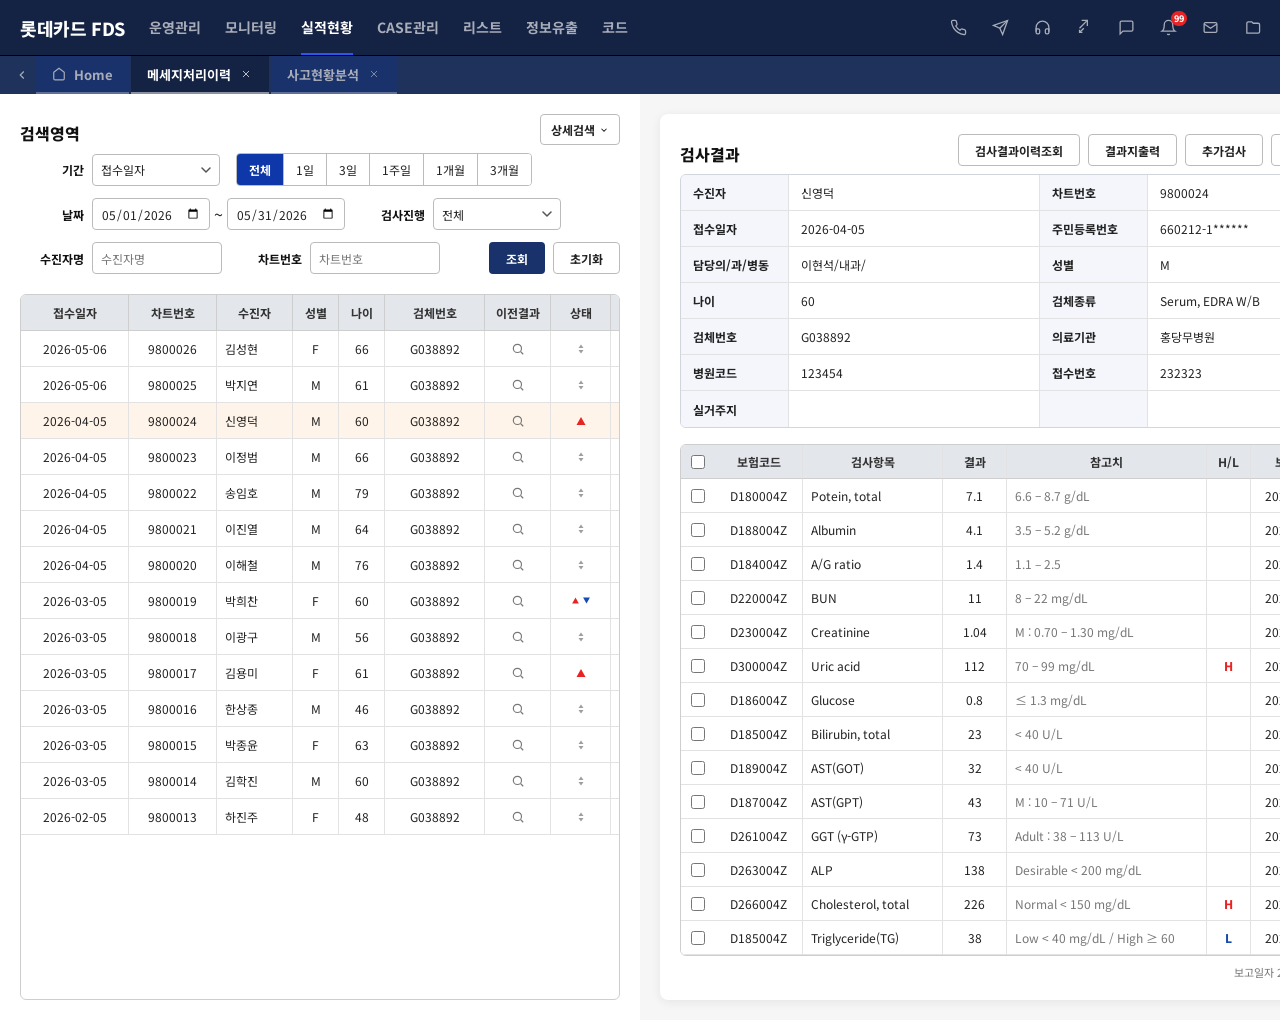
<file: fds-patient-exam-result.html>
<!DOCTYPE html>
<html lang="ko">
<head>
<meta charset="UTF-8">
<meta name="viewport" content="width=device-width, initial-scale=1.0">
<title>수진자 검사결과 조회 - 롯데카드 FDS</title>
<link rel="preconnect" href="https://fonts.googleapis.com">
<link rel="preconnect" href="https://fonts.gstatic.com" crossorigin>
<link href="https://fonts.googleapis.com/css2?family=Noto+Sans+KR:wght@400;500;700;800;900&display=swap" rel="stylesheet">
<style>
  *, *::before, *::after { box-sizing: border-box; margin: 0; padding: 0; }

  :root {
    /* ---- Primitives ---- */
    --brand-900:#142343; --brand-850:#1e325c; --brand-800:#19326b; --brand-700:#0e37aa;
    --brand-600:#113fe4; --brand-500:#2b55f4; --brand-100:#bacbfc; --brand-50:#e0e8ff;
    --brand-30:#ecf1fe; --brand-10:#f4f6fb;

    --gray-900:#111111; --gray-850:#222222; --gray-825:#353739; --gray-800:#333333;
    --gray-700:#555555; --gray-600:#666666; --gray-500:#777777; --gray-400:#888888;
    --gray-300:#9e9e9e; --gray-250:#a9a9a9; --gray-200:#bbbbbb; --gray-150:#cecece;
    --gray-120:#d6d6d6; --gray-100:#e2e2e2; --gray-85:#f7f7f7; --gray-75:#f2f2f2;
    --gray-50:#f6f6f6; --gray-25:#fafafa;

    --slate-650:#3d475f; --slate-500:#64728c; --slate-350:#a9adb9; --slate-300:#b0b5c1;
    --slate-200:#d0d6db; --slate-150:#dee2e5; --slate-100:#e3e6eb;

    --blue-600:#265fba;

    --white:#ffffff; --black:#000000;
    --white-90:#ffffffe5; --white-50:#ffffff80; --white-30:#ffffff4d;

    --status-error-50:#ffe8e8; --status-error-500:#e82323; --status-error-600:#cc3333; --status-error-700:#b32525;
    --status-warning-bg:#fcf9ec;
    --status-info-700:#1549b3;
    --orange-50:#fff4e9;

    /* ---- Number ---- */
    --space-4:4px; --space-8:8px; --space-12:12px; --space-16:16px; --space-20:20px; --space-24:24px;
    --radius-sm:4px; --radius-md:6px; --radius-lg:8px;
    --row-h-default:36px; --row-h-monitoring:26px;

    /* ---- Semantic: text ---- */
    --text-primary: var(--gray-900);
    --text-secondary: var(--gray-850);
    --text-tertiary: var(--gray-500);
    --text-disabled: var(--gray-400);
    --text-inverse: var(--white);
    --text-label: var(--gray-700);

    /* background */
    --bg-base: var(--white);
    --bg-subtle: var(--gray-50);
    --bg-muted: var(--gray-100);
    --bg-inverse: var(--brand-900);

    /* border */
    --border-default: var(--gray-200);
    --border-strong: var(--gray-300);
    --border-focus: var(--brand-500);
    --border-division: var(--gray-120);

    /* action */
    --action-primary: var(--slate-500);
    --action-search: var(--brand-800);
    --action-destructive: var(--status-error-500);

    /* feedback */
    --feedback-error: var(--status-error-500);
    --feedback-error-bg: var(--status-error-50);

    /* button */
    --btn-primary-bg: var(--brand-700);
    --btn-primary-fg: var(--text-inverse);
    --btn-search-bg: var(--action-search);
    --btn-search-bg-hover: var(--brand-900);
    --btn-search-fg: var(--text-inverse);
    --btn-default-bg: var(--bg-base);
    --btn-default-bg-hover: var(--bg-muted);
    --btn-default-fg: var(--gray-850);
    --btn-default-border: var(--border-default);
    --btn-icon-bg: var(--brand-10);
    --btn-icon-fg: var(--gray-600);
    --btn-icon-border: var(--gray-200);

    /* form */
    --form-input-bg: var(--bg-base);
    --form-input-bg-disabled: var(--bg-muted);
    --form-input-border: var(--border-default);
    --form-input-border-focus: var(--border-focus);
    --form-input-text: var(--text-secondary);
    --form-input-text-placeholder: var(--text-tertiary);
    --form-control-bg: var(--bg-base);
    --form-control-border: var(--gray-500);
    --form-control-selected: var(--action-primary);
    --form-control-check: var(--text-inverse);
    --form-label-text: var(--text-primary);
    --form-select-caret: var(--text-secondary);

    /* table (라벨:값 패널) */
    --table-header-bg: var(--brand-10);
    --table-header-text: var(--text-secondary);
    --table-header-border: var(--slate-200);
    --table-row-bg: var(--bg-base);
    --table-row-text: var(--text-secondary);
    --table-border: var(--gray-100);

    /* grid (레코드 리스트) */
    --grid-header-bg: var(--slate-100);
    --grid-header-text: var(--gray-800);
    --grid-header-border: var(--gray-150);
    --grid-row-bg: var(--bg-base);
    --grid-row-bg-selected: var(--orange-50);
    --grid-row-text: var(--text-secondary);
    --grid-border: var(--gray-100);

    /* chip */
    --chip-fc: var(--brand-600);
    --chip-bg: var(--brand-50);
    --chip-g-fc: var(--gray-600);
    --chip-g-bg: var(--gray-100);

    /* header (GNB) */
    --header-bg: var(--brand-900);
    --header-line: var(--black);
    --header-bar: var(--slate-650);
    --header-fc: var(--white);
    --header-icon: var(--slate-350);
    --header-icon-hover: var(--white);
    --header-logout-bg: #0c1425;

    /* page-tab */
    --page-tab-bg: var(--brand-850);
    --page-tab-active-bg: var(--brand-900);
    --page-tab-active-line: var(--white-50);
    --page-tab-active-fc: var(--white);
    --page-tab-inactive-bg: var(--brand-800);
    --page-tab-inactive-line: var(--white-30);
    --page-tab-inactive-fc: var(--slate-350);
  }

  html, body {
    font-family: 'Noto Sans KR', -apple-system, BlinkMacSystemFont, sans-serif;
    color: var(--text-secondary);
    background: var(--bg-base);
    min-width: 1440px;
  }
  body {
    min-height: 100vh;
    display: flex;
    flex-direction: column;
  }
  button { font-family: inherit; cursor: pointer; }
  input, select { font-family: inherit; }
  svg { display: block; }
  [hidden] { display: none !important; }

  /* ============ GNB ============ */
  .gnb {
    height: 56px;
    background: var(--header-bg);
    border-bottom: 1px solid var(--header-line);
    display: flex;
    align-items: center;
    padding: 0 var(--space-20);
    gap: var(--space-24);
    flex: 0 0 auto;
  }
  .gnb-logo {
    color: var(--header-fc);
    font-size: var(--fs-18, 18px);
    font-weight: 800;
    letter-spacing: -0.02em;
    white-space: nowrap;
  }
  .gnb-nav {
    display: flex;
    align-items: center;
    gap: var(--space-24);
    flex: 1;
    height: 100%;
  }
  .gnb-nav a {
    color: var(--header-icon);
    text-decoration: none;
    font-size: 14px;
    font-weight: 700;
    height: 100%;
    display: flex;
    align-items: center;
    border-bottom: 2px solid transparent;
    white-space: nowrap;
  }
  .gnb-nav a.active {
    color: var(--header-fc);
    border-bottom-color: var(--brand-500);
  }
  .gnb-nav a:hover { color: var(--header-icon-hover); }

  .gnb-right {
    display: flex;
    align-items: center;
    gap: var(--space-16);
    flex: 0 0 auto;
  }
  .gnb-icons {
    display: flex;
    align-items: center;
    gap: var(--space-12);
  }
  .gnb-icon-btn {
    position: relative;
    width: 30px;
    height: 30px;
    display: flex;
    align-items: center;
    justify-content: center;
    background: transparent;
    border: none;
    border-radius: var(--radius-sm);
    color: var(--header-icon);
  }
  .gnb-icon-btn:hover { color: var(--header-icon-hover); background: rgba(255,255,255,0.06); }
  .gnb-icon-btn .badge {
    position: absolute;
    top: -2px;
    right: -4px;
    min-width: 15px;
    height: 15px;
    padding: 0 3px;
    border-radius: 999px;
    background: var(--status-error-500);
    color: var(--white);
    font-size: 9px;
    font-weight: 800;
    display: flex;
    align-items: center;
    justify-content: center;
    line-height: 1;
  }
  .gnb-divider { width: 1px; height: 20px; background: var(--header-bar); }
  .gnb-user {
    display: flex;
    align-items: center;
    gap: var(--space-8);
    color: var(--header-fc);
    font-size: 13px;
    white-space: nowrap;
  }
  .gnb-user b { font-weight: 700; }
  .gnb-clock {
    color: var(--header-icon);
    font-size: 12px;
    font-variant-numeric: tabular-nums;
    white-space: nowrap;
  }

  /* ============ Page-tab ============ */
  .page-tabs {
    height: 38px;
    background: var(--page-tab-bg);
    display: flex;
    align-items: stretch;
    flex: 0 0 auto;
    padding: 0 var(--space-8);
  }
  .page-tab-nav-btn {
    width: 28px;
    flex: 0 0 auto;
    border: none;
    background: transparent;
    color: var(--page-tab-inactive-fc);
    display: flex;
    align-items: center;
    justify-content: center;
  }
  .page-tab-nav-btn:hover { color: var(--white); }
  .page-tab-list {
    display: flex;
    align-items: stretch;
    gap: 2px;
    flex: 1;
    min-width: 0;
  }
  .page-tab {
    display: flex;
    align-items: center;
    gap: var(--space-8);
    padding: 0 var(--space-16);
    background: var(--page-tab-inactive-bg);
    border-bottom: 2px solid var(--page-tab-inactive-line);
    color: var(--page-tab-inactive-fc);
    font-size: 13px;
    font-weight: 700;
    white-space: nowrap;
  }
  .page-tab.active {
    background: var(--page-tab-active-bg);
    border-bottom-color: var(--page-tab-active-line);
    color: var(--page-tab-active-fc);
  }
  .page-tab .home-ic { display: flex; }
  .page-tab .close-x {
    border: none;
    background: transparent;
    color: inherit;
    opacity: 0.7;
    width: 14px; height: 14px;
    display: flex; align-items: center; justify-content: center;
  }
  .page-tab .close-x:hover { opacity: 1; }
  .page-tab-close-all {
    width: 32px;
    flex: 0 0 auto;
    border: none;
    background: transparent;
    color: var(--page-tab-inactive-fc);
    display: flex;
    align-items: center;
    justify-content: center;
  }
  .page-tab-close-all:hover { color: var(--white); }

  /* ============ Layout: main/sub split ============ */
  .layout {
    flex: 1;
    display: flex;
    align-items: stretch;
    gap: 0;
    min-height: 0;
  }
  .main-left {
    flex: 1;
    min-width: 0;
    background: var(--bg-base);
    padding: var(--space-20);
    display: flex;
    flex-direction: column;
    gap: var(--space-20);
  }
  .sub-right {
    flex: 0 0 660px;
    background: var(--bg-subtle);
    border-radius: 0;
    padding: var(--space-20);
    display: flex;
    flex-direction: column;
  }
  .sub-card {
    background: var(--bg-base);
    border-radius: var(--radius-lg);
    box-shadow: 0 2px 10px rgba(20,35,67,0.08);
    padding: var(--space-20);
    display: flex;
    flex-direction: column;
    flex: 1;
    min-height: 0;
  }
  .sub-card .info-table { margin-bottom: var(--space-16); }
  .sub-card .grid-wrapper { flex: 1; min-height: 0; }

  /* ============ Section title ============ */
  .section-title-row {
    display: flex;
    align-items: flex-end;
    justify-content: space-between;
    margin: 0 0 var(--space-8) 0;
  }
  .tit, .subtit {
    margin: 0 0 var(--space-8) 0;
    font-size: 16px;
    font-weight: 800;
    color: var(--text-primary);
  }
  .section-title-row .tit, .section-title-row .subtit { margin: 0; }

  .detail-toggle {
    display: flex;
    align-items: center;
    gap: var(--space-4);
    border: 1px solid var(--btn-default-border);
    background: var(--btn-default-bg);
    color: var(--btn-default-fg);
    border-radius: var(--radius-sm);
    padding: 6px 10px;
    font-size: 12px;
    font-weight: 700;
  }
  .detail-toggle:hover { background: var(--btn-default-bg-hover); }
  .detail-toggle .chevron {
    transition: transform 0.15s ease;
    display: flex;
  }
  .detail-toggle[aria-expanded="true"] .chevron { transform: rotate(180deg); }

  /* ============ Search area ============ */
  .search-section {
    display: flex;
    flex-direction: column;
  }
  .search-fields {
    display: flex;
    flex-wrap: wrap;
    align-items: center;
    gap: var(--space-12) var(--space-16);
  }
  .field-row {
    display: flex;
    align-items: center;
    gap: var(--space-8);
  }
  .field-row .field-label {
    width: 64px;
    flex: 0 0 auto;
    font-size: 12px;
    font-weight: 700;
    color: var(--form-label-text);
    text-align: right;
  }

  .segmented {
    display: inline-flex;
    border: 1px solid var(--form-input-border);
    border-radius: var(--radius-sm);
    overflow: hidden;
  }
  .segmented button {
    border: none;
    border-right: 1px solid var(--form-input-border);
    background: var(--bg-base);
    color: var(--text-secondary);
    font-size: 12px;
    padding: 7px 12px;
  }
  .segmented button:last-child { border-right: none; }
  .segmented button:hover { background: var(--btn-default-bg-hover); }
  .segmented button.active {
    background: var(--brand-700);
    color: var(--text-inverse);
    font-weight: 700;
  }

  .ipt, select.ipt {
    height: 32px;
    padding: 0 var(--space-8);
    border: 1px solid var(--form-input-border);
    border-radius: var(--radius-sm);
    background: var(--form-input-bg);
    color: var(--form-input-text);
    font-size: 12px;
  }
  .ipt:focus, select.ipt:focus { outline: none; border-color: var(--form-input-border-focus); }
  .ipt::placeholder { color: var(--form-input-text-placeholder); }
  select.ipt {
    appearance: none;
    -webkit-appearance: none;
    background-image: url("data:image/svg+xml;utf8,<svg xmlns='http://www.w3.org/2000/svg' width='10' height='6' viewBox='0 0 10 6'><path d='M1 1L5 5L9 1' stroke='%23555555' stroke-width='1.5' fill='none' stroke-linecap='round' stroke-linejoin='round'/></svg>");
    background-repeat: no-repeat;
    background-position: right 8px center;
    padding-right: 24px;
  }
  .date-range { display: flex; align-items: center; gap: var(--space-4); }
  .date-range .ipt { width: 118px; }
  .ipt.w-select { width: 128px; }
  .ipt.w-text { width: 130px; }

  .search-actions { display: flex; align-items: center; gap: var(--space-8); margin-left: auto; }

  .btn {
    display: inline-flex;
    align-items: center;
    justify-content: center;
    gap: var(--space-4);
    height: 32px;
    padding: 0 var(--space-16);
    border-radius: var(--radius-sm);
    font-size: 12px;
    font-weight: 700;
    border: 1px solid transparent;
    white-space: nowrap;
  }
  .btn-search { background: var(--btn-search-bg); color: var(--btn-search-fg); }
  .btn-search:hover { background: var(--btn-search-bg-hover); }
  .btn-default { background: var(--btn-default-bg); color: var(--btn-default-fg); border-color: var(--btn-default-border); }
  .btn-default:hover { background: var(--btn-default-bg-hover); }
  .btn-icon {
    width: 32px;
    height: 32px;
    padding: 0;
    background: var(--btn-icon-bg);
    color: var(--btn-icon-fg);
    border-color: var(--btn-icon-border);
  }
  .btn-icon:hover { background: var(--brand-30); }
  .btn-icon .xlsx-ic { width: 16px; height: 16px; }

  /* Detail search panel */
  .detail-search-panel {
    display: flex;
    flex-direction: column;
    gap: var(--space-12);
    padding-top: var(--space-12);
    border-top: 1px solid var(--border-division);
  }
  .checkbox-group { display: flex; align-items: center; gap: var(--space-12); }
  .checkbox-item { display: flex; align-items: center; gap: var(--space-4); font-size: 12px; color: var(--form-label-text); }
  .checkbox-item input[type="checkbox"] {
    width: 15px; height: 15px;
    accent-color: var(--form-control-selected);
  }

  /* ============ Patient list grid ============ */
  .grid-wrapper {
    border: 1px solid var(--grid-header-border);
    border-radius: var(--radius-md);
    overflow: hidden;
    flex: 1;
    display: flex;
    flex-direction: column;
    min-height: 0;
  }
  .grid-scroll { overflow: auto; flex: 1; min-height: 0; }

  .patient-grid { display: grid; grid-template-columns: 108px 88px 76px 46px 46px 100px 66px 60px 78px; min-width: 668px; }
  .patient-grid .g-head, .patient-grid .g-cell {
    display: flex; align-items: center; justify-content: center;
    padding: 0 var(--space-8);
    font-size: 12px;
    border-bottom: 1px solid var(--grid-header-border);
    border-right: 1px solid var(--grid-header-border);
  }
  .patient-grid .g-head {
    height: var(--row-h-default);
    background: var(--grid-header-bg);
    color: var(--grid-header-text);
    font-weight: 700;
  }
  .patient-grid .g-head:last-child, .patient-grid .g-cell:last-child { border-right: none; }
  .patient-grid .g-row { display: contents; }
  .patient-grid .g-cell {
    height: var(--row-h-default);
    background: var(--grid-row-bg);
    color: var(--grid-row-text);
    border-bottom-color: var(--grid-border);
    border-right-color: var(--grid-border);
    cursor: pointer;
  }
  .patient-grid .g-row.selected .g-cell { background: var(--grid-row-bg-selected); }
  .patient-grid .g-row:hover .g-cell { background: var(--bg-subtle); }
  .patient-grid .g-row.selected:hover .g-cell { background: var(--grid-row-bg-selected); }
  .patient-grid .col-name { justify-content: flex-start; }

  .icon-btn-mini {
    width: 22px; height: 22px;
    border: none; background: transparent;
    color: var(--gray-500);
    display: flex; align-items: center; justify-content: center;
    border-radius: var(--radius-sm);
  }
  .icon-btn-mini:hover { background: var(--bg-muted); color: var(--gray-700); }

  .trend { display: flex; align-items: center; justify-content: center; }
  .trend.neutral { color: var(--gray-300); }
  .trend.up { color: var(--status-error-500); }
  .trend.both { display: flex; gap: 2px; }
  .trend.both .up-tri { color: var(--status-error-500); }
  .trend.both .down-tri { color: var(--status-info-700); }

  .chip {
    display: inline-flex;
    align-items: center;
    justify-content: center;
    height: 20px;
    padding: 0 var(--space-8);
    border-radius: 999px;
    font-size: 11px;
    font-weight: 700;
    white-space: nowrap;
  }
  .chip-progress { background: var(--chip-bg); color: var(--chip-fc); }
  .chip-done { background: var(--chip-g-bg); color: var(--chip-g-fc); }

  /* ============ Right: title + actions ============ */
  .right-actions { display: flex; align-items: center; gap: var(--space-8); }

  /* ============ Info summary (table) ============ */
  .info-table {
    display: grid;
    grid-template-columns: 108px 1fr 108px 1fr;
    border: 1px solid var(--table-header-border);
    border-radius: var(--radius-md);
    overflow: hidden;
  }
  .info-table .t-label, .info-table .t-value {
    display: flex;
    align-items: center;
    padding: 0 var(--space-12);
    height: 36px;
    font-size: 12px;
    border-bottom: 1px solid var(--table-border);
    border-right: 1px solid var(--table-border);
  }
  .info-table .t-label {
    background: var(--table-header-bg);
    color: var(--table-header-text);
    font-weight: 700;
  }
  .info-table .t-value {
    background: var(--table-row-bg);
    color: var(--table-row-text);
  }
  .info-table > :nth-last-child(-n+4) { border-bottom: none; }
  .info-table > :nth-child(4n) { border-right: none; }

  /* ============ Exam result detail grid ============ */
  .exam-grid { display: grid; grid-template-columns: 34px 88px minmax(140px,1.4fr) 64px 200px 44px 92px 56px; min-width: 700px; }
  .exam-grid .g-head, .exam-grid .g-cell {
    display: flex; align-items: center; justify-content: center;
    padding: 0 var(--space-8);
    font-size: 12px;
    text-align: center;
    border-bottom: 1px solid var(--table-border);
    border-right: 1px solid var(--table-border);
  }
  .exam-grid .g-head {
    height: 34px;
    background: var(--grid-header-bg);
    color: var(--grid-header-text);
    font-weight: 700;
    border-bottom-color: var(--grid-header-border);
  }
  .exam-grid .g-head:first-child, .exam-grid .g-head:last-child,
  .exam-grid .g-cell:first-child, .exam-grid .g-cell:last-child { border-right: none; }
  .exam-grid .g-row { display: contents; }
  .exam-grid .g-cell {
    height: 34px;
    background: var(--bg-base);
    color: var(--grid-row-text);
  }
  .exam-grid .col-item { justify-content: flex-start; text-align: left; }
  .exam-grid .col-ref { justify-content: flex-start; text-align: left; color: var(--text-tertiary); }
  .exam-grid input[type="checkbox"] { width: 14px; height: 14px; accent-color: var(--form-control-selected); }
  .hl-badge { font-weight: 800; font-size: 12px; }
  .hl-badge.h { color: var(--status-error-500); }
  .hl-badge.l { color: var(--status-info-700); }

  .exam-footer {
    margin-top: var(--space-8);
    text-align: right;
    font-size: 11px;
    color: var(--text-tertiary);
  }
</style>
</head>
<body>

  <!-- ============ GNB ============ -->
  <header class="gnb">
    <div class="gnb-logo">롯데카드 FDS</div>
    <nav class="gnb-nav">
      <a href="#">운영관리</a>
      <a href="#">모니터링</a>
      <a href="#" class="active">실적현황</a>
      <a href="#">CASE관리</a>
      <a href="#">리스트</a>
      <a href="#">정보유출</a>
      <a href="#">코드</a>
    </nav>
    <div class="gnb-right">
      <div class="gnb-icons">
        <button class="gnb-icon-btn" title="전화상담" aria-label="전화상담">
          <svg width="17" height="17" viewBox="0 0 24 24" fill="none" stroke="currentColor" stroke-width="1.8"><path d="M22 16.92v3a2 2 0 0 1-2.18 2 19.79 19.79 0 0 1-8.63-3.07 19.5 19.5 0 0 1-6-6 19.79 19.79 0 0 1-3.07-8.67A2 2 0 0 1 4.11 2h3a2 2 0 0 1 2 1.72c.127.96.362 1.903.7 2.81a2 2 0 0 1-.45 2.11L8.09 9.91a16 16 0 0 0 6 6l1.27-1.27a2 2 0 0 1 2.11-.45c.907.338 1.85.573 2.81.7A2 2 0 0 1 22 16.92z"/></svg>
        </button>
        <button class="gnb-icon-btn" title="발신" aria-label="발신">
          <svg width="17" height="17" viewBox="0 0 24 24" fill="none" stroke="currentColor" stroke-width="1.8"><path d="M22 2 11 13"/><path d="M22 2 15 22l-4-9-9-4z"/></svg>
        </button>
        <button class="gnb-icon-btn" title="헤드셋" aria-label="헤드셋">
          <svg width="17" height="17" viewBox="0 0 24 24" fill="none" stroke="currentColor" stroke-width="1.8"><path d="M3 18v-6a9 9 0 0 1 18 0v6"/><path d="M21 19a2 2 0 0 1-2 2h-1a2 2 0 0 1-2-2v-3a2 2 0 0 1 2-2h3zM3 19a2 2 0 0 0 2 2h1a2 2 0 0 0 2-2v-3a2 2 0 0 0-2-2H3z"/></svg>
        </button>
        <button class="gnb-icon-btn" title="수신" aria-label="수신">
          <svg width="17" height="17" viewBox="0 0 24 24" fill="none" stroke="currentColor" stroke-width="1.8"><path d="M16 2 5 13"/><path d="M8 2h8v8"/><path d="M9 19H5v-4"/><path d="m5 19 6-6"/></svg>
        </button>
        <button class="gnb-icon-btn" title="메신저" aria-label="메신저">
          <svg width="17" height="17" viewBox="0 0 24 24" fill="none" stroke="currentColor" stroke-width="1.8"><path d="M21 15a2 2 0 0 1-2 2H7l-4 4V5a2 2 0 0 1 2-2h14a2 2 0 0 1 2 2z"/></svg>
        </button>
        <button class="gnb-icon-btn" title="알림" aria-label="알림">
          <svg width="17" height="17" viewBox="0 0 24 24" fill="none" stroke="currentColor" stroke-width="1.8"><path d="M18 8a6 6 0 0 0-12 0c0 7-3 9-3 9h18s-3-2-3-9"/><path d="M13.73 21a2 2 0 0 1-3.46 0"/></svg>
          <span class="badge">99</span>
        </button>
        <button class="gnb-icon-btn" title="쪽지" aria-label="쪽지">
          <svg width="17" height="17" viewBox="0 0 24 24" fill="none" stroke="currentColor" stroke-width="1.8"><rect x="3" y="5" width="18" height="14" rx="2"/><path d="m3 7 9 6 9-6"/></svg>
        </button>
        <button class="gnb-icon-btn" title="문서함" aria-label="문서함">
          <svg width="17" height="17" viewBox="0 0 24 24" fill="none" stroke="currentColor" stroke-width="1.8"><path d="M4 20V6a2 2 0 0 1 2-2h5l2 2h7a2 2 0 0 1 2 2v10a2 2 0 0 1-2 2H4z"/></svg>
        </button>
      </div>
      <div class="gnb-divider"></div>
      <div class="gnb-user"><b>박길동</b>님</div>
      <div class="gnb-clock">28:36:59</div>
    </div>
  </header>

  <!-- ============ Page-tab ============ -->
  <div class="page-tabs">
    <button class="page-tab-nav-btn" aria-label="이전 탭">
      <svg width="14" height="14" viewBox="0 0 24 24" fill="none" stroke="currentColor" stroke-width="2"><path d="M15 18l-6-6 6-6"/></svg>
    </button>
    <div class="page-tab-list">
      <div class="page-tab">
        <span class="home-ic">
          <svg width="14" height="14" viewBox="0 0 24 24" fill="none" stroke="currentColor" stroke-width="2"><path d="M3 9l9-7 9 7v11a2 2 0 0 1-2 2H5a2 2 0 0 1-2-2z"/></svg>
        </span>
        Home
      </div>
      <div class="page-tab active">
        메세지처리이력
        <button class="close-x" aria-label="탭 닫기">
          <svg width="12" height="12" viewBox="0 0 24 24" fill="none" stroke="currentColor" stroke-width="2"><path d="M18 6 6 18"/><path d="M6 6l12 12"/></svg>
        </button>
      </div>
      <div class="page-tab">
        사고현황분석
        <button class="close-x" aria-label="탭 닫기">
          <svg width="12" height="12" viewBox="0 0 24 24" fill="none" stroke="currentColor" stroke-width="2"><path d="M18 6 6 18"/><path d="M6 6l12 12"/></svg>
        </button>
      </div>
    </div>
    <button class="page-tab-nav-btn" aria-label="다음 탭">
      <svg width="14" height="14" viewBox="0 0 24 24" fill="none" stroke="currentColor" stroke-width="2"><path d="M9 18l6-6-6-6"/></svg>
    </button>
    <button class="page-tab-close-all" aria-label="전체 탭 닫기">
      <svg width="14" height="14" viewBox="0 0 24 24" fill="none" stroke="currentColor" stroke-width="2"><rect x="4" y="4" width="16" height="16" rx="2"/><path d="M9 9l6 6M15 9l-6 6"/></svg>
    </button>
  </div>

  <!-- ============ Layout ============ -->
  <div class="layout">

    <!-- ===== LEFT: main screen (search + patient list) ===== -->
    <main class="main-left">

      <section class="search-section">
        <div class="section-title-row">
          <h2 class="tit">검색영역</h2>
          <button class="detail-toggle" id="detailToggleBtn" aria-expanded="false" aria-controls="detailSearchPanel">
            상세검색
            <span class="chevron">
              <svg width="10" height="10" viewBox="0 0 24 24" fill="none" stroke="currentColor" stroke-width="2.5"><path d="M6 9l6 6 6-6"/></svg>
            </span>
          </button>
        </div>

        <div class="search-fields">
          <div class="field-row">
            <label class="field-label">기간</label>
            <select class="ipt w-select">
              <option>접수일자</option>
              <option>보고일자</option>
            </select>
          </div>

          <div class="field-row">
            <div class="segmented" id="periodSegment">
              <button type="button" class="active">전체</button>
              <button type="button">1일</button>
              <button type="button">3일</button>
              <button type="button">1주일</button>
              <button type="button">1개월</button>
              <button type="button">3개월</button>
            </div>
          </div>

          <div class="field-row">
            <label class="field-label">날짜</label>
            <div class="date-range">
              <input type="date" class="ipt" value="2026-05-01">
              <span>~</span>
              <input type="date" class="ipt" value="2026-05-31">
            </div>
          </div>

          <div class="field-row">
            <label class="field-label">검사진행</label>
            <select class="ipt w-select">
              <option>전체</option>
              <option>검사중</option>
              <option>완료</option>
            </select>
          </div>

          <div class="field-row">
            <label class="field-label">수진자명</label>
            <input type="text" class="ipt w-text" placeholder="수진자명">
          </div>

          <div class="field-row">
            <label class="field-label">차트번호</label>
            <input type="text" class="ipt w-text" placeholder="차트번호">
          </div>

          <div class="search-actions">
            <button class="btn btn-search">조회</button>
            <button class="btn btn-default">초기화</button>
          </div>
        </div>

        <div class="detail-search-panel" id="detailSearchPanel" hidden>
          <div class="search-fields">
            <div class="field-row">
              <label class="field-label">생년월일</label>
              <input type="date" class="ipt w-text">
            </div>
            <div class="field-row">
              <label class="field-label">검체번호</label>
              <input type="text" class="ipt w-text" placeholder="검체번호">
            </div>
            <div class="field-row">
              <label class="field-label">항목명</label>
              <select class="ipt w-select"><option>전체</option></select>
            </div>
            <div class="field-row">
              <label class="field-label">검사분야</label>
              <select class="ipt w-select"><option>전체</option></select>
            </div>
            <div class="field-row">
              <label class="field-label">검체구분</label>
              <div class="checkbox-group">
                <label class="checkbox-item"><input type="checkbox" checked> 일반</label>
                <label class="checkbox-item"><input type="checkbox" checked> 조직</label>
                <label class="checkbox-item"><input type="checkbox" checked> 세포</label>
              </div>
            </div>
            <div class="field-row">
              <label class="field-label">COVID19</label>
              <select class="ipt w-select"><option>전체</option></select>
            </div>
          </div>
        </div>
      </section>

      <section class="grid-wrapper" style="min-height:0;">
        <div class="grid-scroll">
          <div class="patient-grid" id="patientGrid">
            <div class="g-row g-headrow">
              <div class="g-head">접수일자</div>
              <div class="g-head">차트번호</div>
              <div class="g-head">수진자</div>
              <div class="g-head">성별</div>
              <div class="g-head">나이</div>
              <div class="g-head">검체번호</div>
              <div class="g-head">이전결과</div>
              <div class="g-head">상태</div>
              <div class="g-head">검사진행</div>
            </div>
            <!-- rows injected by JS -->
          </div>
        </div>
      </section>
    </main>

    <!-- ===== RIGHT: sub screen (exam result) ===== -->
    <aside class="sub-right">
      <div class="sub-card">

        <div class="section-title-row">
          <h3 class="subtit">검사결과</h3>
          <div class="right-actions">
            <button class="btn btn-default">검사결과이력조회</button>
            <button class="btn btn-default">결과지출력</button>
            <button class="btn btn-default">추가검사</button>
            <button class="btn btn-default">오더의뢰지</button>
            <button class="btn btn-icon" title="엑셀결과받기" aria-label="엑셀결과받기">
              <svg class="xlsx-ic" viewBox="0 0 24 24" fill="none">
                <rect x="2" y="3" width="20" height="18" rx="2" fill="#1c7a3e"/>
                <path d="M7 8l4 8M11 8l-4 8" stroke="white" stroke-width="1.6" stroke-linecap="round"/>
                <path d="M14 8h5v1.4h-3.4v1.9H18v1.4h-2.4V16H14z" fill="white"/>
              </svg>
            </button>
          </div>
        </div>

        <div class="info-table" id="infoTable">
          <div class="t-label">수진자</div><div class="t-value">신영덕</div>
          <div class="t-label">차트번호</div><div class="t-value">9800024</div>
          <div class="t-label">접수일자</div><div class="t-value">2026-04-05</div>
          <div class="t-label">주민등록번호</div><div class="t-value">660212-1******</div>
          <div class="t-label">담당의/과/병동</div><div class="t-value">이현석/내과/</div>
          <div class="t-label">성별</div><div class="t-value">M</div>
          <div class="t-label">나이</div><div class="t-value">60</div>
          <div class="t-label">검체종류</div><div class="t-value">Serum, EDRA W/B</div>
          <div class="t-label">검체번호</div><div class="t-value">G038892</div>
          <div class="t-label">의료기관</div><div class="t-value">홍당무병원</div>
          <div class="t-label">병원코드</div><div class="t-value">123454</div>
          <div class="t-label">접수번호</div><div class="t-value">232323</div>
          <div class="t-label">실거주지</div><div class="t-value">&nbsp;</div>
          <div class="t-label">&nbsp;</div><div class="t-value">&nbsp;</div>
        </div>

        <div class="grid-wrapper">
          <div class="grid-scroll">
            <div class="exam-grid" id="examGrid">
              <div class="g-row g-headrow">
                <div class="g-head"><input type="checkbox" aria-label="전체선택"></div>
                <div class="g-head">보험코드</div>
                <div class="g-head">검사항목</div>
                <div class="g-head">결과</div>
                <div class="g-head">참고치</div>
                <div class="g-head">H/L</div>
                <div class="g-head">보고일자</div>
                <div class="g-head">이전결과</div>
              </div>
              <!-- rows injected by JS -->
            </div>
          </div>
        </div>
        <div class="exam-footer">보고일자 2026-05-27 기준 · 총 14건</div>
      </div>
    </aside>
  </div>

<script>
  // ---- Detail search toggle ----
  var toggleBtn = document.getElementById('detailToggleBtn');
  var panel = document.getElementById('detailSearchPanel');
  toggleBtn.addEventListener('click', function () {
    var expanded = toggleBtn.getAttribute('aria-expanded') === 'true';
    toggleBtn.setAttribute('aria-expanded', String(!expanded));
    panel.hidden = expanded;
  });

  // ---- Period segmented buttons ----
  document.getElementById('periodSegment').addEventListener('click', function (e) {
    var btn = e.target.closest('button');
    if (!btn) return;
    this.querySelectorAll('button').forEach(function (b) { b.classList.remove('active'); });
    btn.classList.add('active');
  });

  // ---- Icon helpers ----
  function magnifierIcon() {
    return '<svg width="14" height="14" viewBox="0 0 24 24" fill="none" stroke="currentColor" stroke-width="2"><circle cx="11" cy="11" r="7"/><path d="m21 21-4.3-4.3"/></svg>';
  }
  function trendIcon(kind) {
    if (kind === 'up') {
      return '<span class="trend up"><svg width="12" height="12" viewBox="0 0 24 24" fill="currentColor"><path d="M12 4l9 16H3z"/></svg></span>';
    }
    if (kind === 'both') {
      return '<span class="trend both">' +
        '<svg class="up-tri" width="9" height="9" viewBox="0 0 24 24" fill="currentColor"><path d="M12 4l9 16H3z"/></svg>' +
        '<svg class="down-tri" width="9" height="9" viewBox="0 0 24 24" fill="currentColor"><path d="M12 20L3 4h18z"/></svg>' +
        '</span>';
    }
    return '<span class="trend neutral"><svg width="12" height="12" viewBox="0 0 24 24" fill="currentColor"><path d="M12 3l5 7H7z"/><path d="M12 21l-5-7h10z"/></svg></span>';
  }

  // ---- Patient list data ----
  var patients = [
    ['2026-05-06','9800026','김성현','F',66,'neutral','검사중'],
    ['2026-05-06','9800025','박지연','M',61,'neutral','검사중'],
    ['2026-04-05','9800024','신영덕','M',60,'up','완료'],
    ['2026-04-05','9800023','이정범','M',66,'neutral','완료'],
    ['2026-04-05','9800022','송임호','M',79,'neutral','검사중'],
    ['2026-04-05','9800021','이진열','M',64,'neutral','검사중'],
    ['2026-04-05','9800020','이해철','M',76,'neutral','완료'],
    ['2026-03-05','9800019','박희찬','F',60,'both','완료'],
    ['2026-03-05','9800018','이광구','M',56,'neutral','완료'],
    ['2026-03-05','9800017','김용미','F',61,'up','완료'],
    ['2026-03-05','9800016','한상종','M',46,'neutral','완료'],
    ['2026-03-05','9800015','박종윤','F',63,'neutral','완료'],
    ['2026-03-05','9800014','김학진','M',60,'neutral','완료'],
    ['2026-02-05','9800013','하진주','F',48,'neutral','완료']
  ];
  var SELECTED_INDEX = 2; // 신영덕

  var grid = document.getElementById('patientGrid');
  patients.forEach(function (p, idx) {
    var row = document.createElement('div');
    row.className = 'g-row' + (idx === SELECTED_INDEX ? ' selected' : '');
    row.setAttribute('data-idx', idx);
    var chipClass = p[6] === '검사중' ? 'chip-progress' : 'chip-done';
    row.innerHTML =
      '<div class="g-cell">' + p[0] + '</div>' +
      '<div class="g-cell">' + p[1] + '</div>' +
      '<div class="g-cell col-name">' + p[2] + '</div>' +
      '<div class="g-cell">' + p[3] + '</div>' +
      '<div class="g-cell">' + p[4] + '</div>' +
      '<div class="g-cell">G038892</div>' +
      '<div class="g-cell"><button class="icon-btn-mini" aria-label="이전결과 조회" title="이전결과 조회">' + magnifierIcon() + '</button></div>' +
      '<div class="g-cell">' + trendIcon(p[5]) + '</div>' +
      '<div class="g-cell"><span class="chip ' + chipClass + '">' + p[6] + '</span></div>';
    grid.appendChild(row);
  });

  grid.addEventListener('click', function (e) {
    var row = e.target.closest('.g-row');
    if (!row || row.classList.contains('g-headrow')) return;
    grid.querySelectorAll('.g-row.selected').forEach(function (r) { r.classList.remove('selected'); });
    row.classList.add('selected');
  });

  // ---- Exam result detail grid ----
  var examRows = [
    ['D180004Z','Potein, total','7.1','6.6 – 8.7 g/dL',''],
    ['D188004Z','Albumin','4.1','3.5 – 5.2 g/dL',''],
    ['D184004Z','A/G ratio','1.4','1.1 – 2.5',''],
    ['D220004Z','BUN','11','8 – 22 mg/dL',''],
    ['D230004Z','Creatinine','1.04','M : 0.70 – 1.30 mg/dL',''],
    ['D300004Z','Uric acid','112','70 – 99 mg/dL','H'],
    ['D186004Z','Glucose','0.8','≤ 1.3 mg/dL',''],
    ['D185004Z','Bilirubin, total','23','< 40 U/L',''],
    ['D189004Z','AST(GOT)','32','< 40 U/L',''],
    ['D187004Z','AST(GPT)','43','M : 10 – 71 U/L',''],
    ['D261004Z','GGT (γ-GTP)','73','Adult : 38 – 113 U/L',''],
    ['D263004Z','ALP','138','Desirable < 200 mg/dL',''],
    ['D266004Z','Cholesterol, total','226','Normal < 150 mg/dL','H'],
    ['D185004Z','Triglyceride(TG)','38','Low < 40 mg/dL / High ≥ 60','L']
  ];

  var examGrid = document.getElementById('examGrid');
  examRows.forEach(function (r) {
    var row = document.createElement('div');
    row.className = 'g-row';
    var hl = r[4] ? '<span class="hl-badge ' + r[4].toLowerCase() + '">' + r[4] + '</span>' : '';
    row.innerHTML =
      '<div class="g-cell"><input type="checkbox"></div>' +
      '<div class="g-cell">' + r[0] + '</div>' +
      '<div class="g-cell col-item">' + r[1] + '</div>' +
      '<div class="g-cell">' + r[2] + '</div>' +
      '<div class="g-cell col-ref">' + r[3] + '</div>' +
      '<div class="g-cell">' + hl + '</div>' +
      '<div class="g-cell">2026-05-27</div>' +
      '<div class="g-cell"><button class="icon-btn-mini" aria-label="이전결과 조회" title="이전결과 조회">' + magnifierIcon() + '</button></div>';
    examGrid.appendChild(row);
  });
</script>
</body>
</html>
</file>
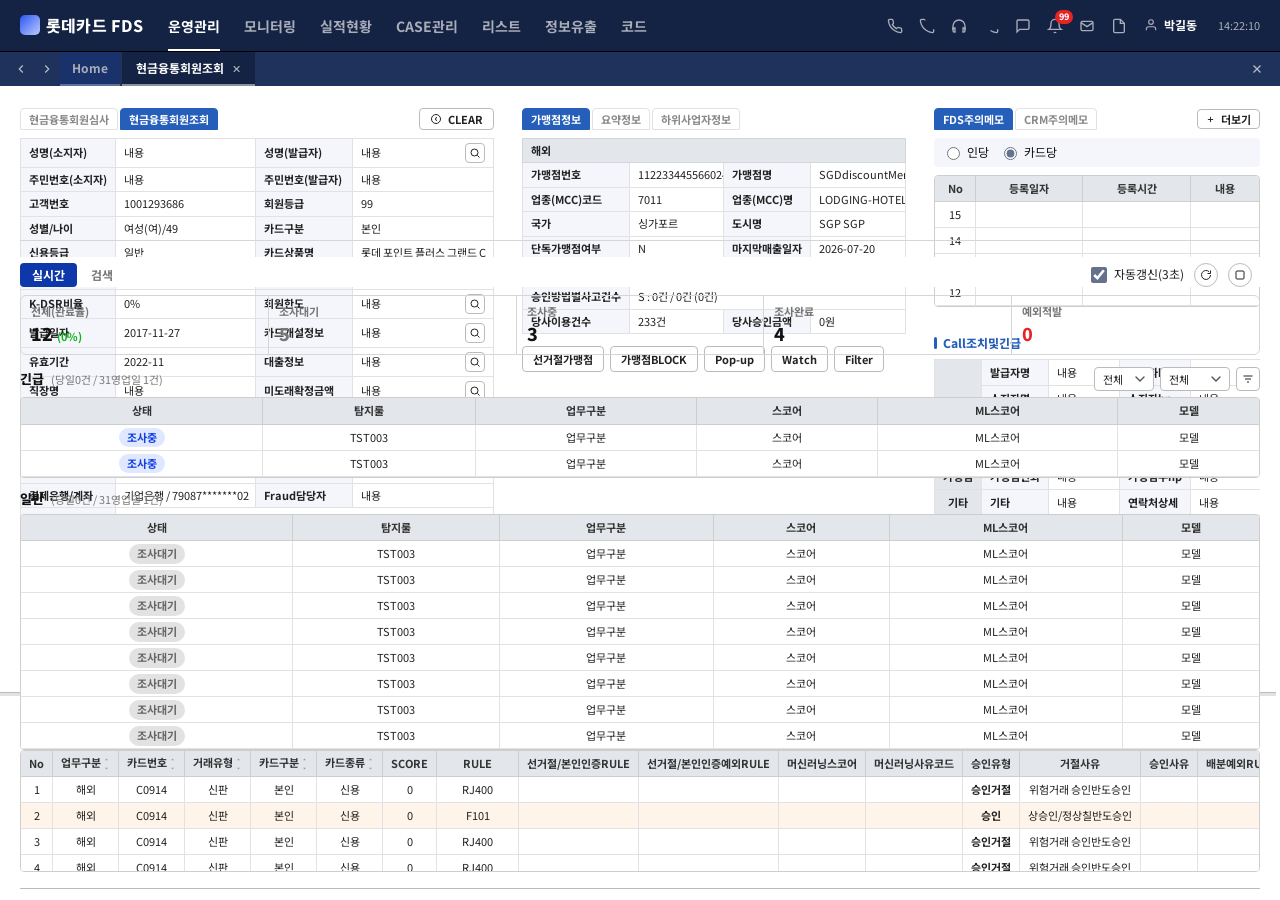
<file: fds-mockups/cash-advance-screen.html>
<!doctype html>
<title>현금융통회원조회</title>
<meta charset="utf-8" />
<meta name="viewport" content="width=device-width, initial-scale=1, viewport-fit=cover" />
<link rel="preconnect" href="https://fonts.googleapis.com" />
<link rel="preconnect" href="https://fonts.gstatic.com" crossorigin />
<link href="https://fonts.googleapis.com/css2?family=Noto+Sans+KR:wght@400;500;700;800&display=swap" rel="stylesheet" />
<link rel="stylesheet" href="tokens.css" />
<link rel="stylesheet" href="components.css" />
<style>
  /* 이 화면 전용 보조 스타일 — 재사용 가능성이 확인되면 components.css로 승격 */
  .cardstack{ display:flex; flex-direction:column; gap:var(--sp-16); flex:1 1 0; min-width:280px; }
  .filterline{ display:flex; align-items:center; gap:8px; flex-wrap:wrap; margin-bottom:8px; }
  .filterline .field-label{ width:auto; padding-top:0; font-size:var(--fs-11); }
  .filterline select, .filterline input{ height:24px; font-size:var(--fs-11); }
  .countnote{ font-size:var(--fs-11); color:var(--text-tertiary); font-weight:700; }
  .text-error{ color:var(--feedback-error); font-weight:700; }
  .text-link{ color:var(--text-link); }
  .fieldvalue-ic{ display:flex; align-items:center; justify-content:space-between; gap:4px; }
  .fieldvalue-ic .icon-sq{ width:20px; height:20px; flex-shrink:0; }

  /* 조치영역 열림/닫힘에 따라 그리드 영역이 줄었다 늘었다 하는 구조 (가맹점정보 조회 화면과 동일 패턴) */
  html, body{ height:100%; }
  body{ min-height:0; }
  .dash{ flex:1; min-height:0; display:flex; flex-direction:column; overflow:hidden; }
  .dash-layout{ flex:1; min-height:0; }
  .dash-main{ min-height:0; }
  .cardrow, .section-divider{ flex-shrink:0; }
  .grid-section{ flex:1; min-height:160px; display:flex; flex-direction:column; }
  .grid-section .tablewrap{ flex:1; min-height:0; overflow-y:auto; }
  .actionbar{ flex-shrink:0; }
  #actionContent{ height:208px; overflow-y:auto; }

  /* 조치영역(.actionpanel/.memopanel 등) + 배분영역(.dash-side 내부 스크롤 체인) 공통 스타일은
     components.css에 있다 — 여기서 재정의하지 말 것 */
</style>

<header class="gnb">
  <div class="gnb__logo"><span class="mark" aria-hidden="true"></span>롯데카드 FDS</div>
  <nav class="gnb__menu" aria-label="주 메뉴">
    <button type="button" aria-current="page">운영관리</button>
    <button type="button">모니터링</button>
    <button type="button">실적현황</button>
    <button type="button">CASE관리</button>
    <button type="button">리스트</button>
    <button type="button">정보유출</button>
    <button type="button">코드</button>
  </nav>
  <div class="gnb__utils">
    <div class="gnb__icons">
      <span class="ico" title="전화상담"><svg viewBox="0 0 24 24" fill="none" stroke="currentColor" stroke-width="2"><path d="M22 16.9v3a2 2 0 0 1-2.2 2 19.8 19.8 0 0 1-8.6-3.1 19.5 19.5 0 0 1-6-6 19.8 19.8 0 0 1-3.1-8.7A2 2 0 0 1 4.1 2h3a2 2 0 0 1 2 1.7c.1 1 .3 2 .6 2.9a2 2 0 0 1-.5 2.1L8 10a16 16 0 0 0 6 6l1.3-1.2a2 2 0 0 1 2.1-.5c.9.3 1.9.5 2.9.6a2 2 0 0 1 1.7 2z"/></svg></span>
      <span class="ico" title="발신"><svg viewBox="0 0 24 24" fill="none" stroke="currentColor" stroke-width="2"><path d="M22 16.9v3a2 2 0 0 1-2.2 2 19.8 19.8 0 0 1-8.6-3.1 19.5 19.5 0 0 1-6-6 19.8 19.8 0 0 1-3.1-8.7A2 2 0 0 1 4.1 2h3a2 2 0 0 1 2 1.7"/></svg></span>
      <span class="ico" title="헤드셋"><svg viewBox="0 0 24 24" fill="none" stroke="currentColor" stroke-width="2"><path d="M3 18v-6a9 9 0 0 1 18 0v6"/><path d="M21 19a2 2 0 0 1-2 2h-1v-6h3zM3 19a2 2 0 0 0 2 2h1v-6H3z"/></svg></span>
      <span class="ico" title="수신"><svg viewBox="0 0 24 24" fill="none" stroke="currentColor" stroke-width="2"><path d="M22 16.9v3a2 2 0 0 1-2.2 2 19.8 19.8 0 0 1-8.6-3.1"/></svg></span>
      <span class="ico" title="메신저"><svg viewBox="0 0 24 24" fill="none" stroke="currentColor" stroke-width="2"><path d="M21 15a2 2 0 0 1-2 2H7l-4 4V5a2 2 0 0 1 2-2h14a2 2 0 0 1 2 2z"/></svg></span>
      <span class="ico" title="알림"><svg viewBox="0 0 24 24" fill="none" stroke="currentColor" stroke-width="2"><path d="M18 8a6 6 0 1 0-12 0c0 7-3 9-3 9h18s-3-2-3-9"/><path d="M13.7 21a2 2 0 0 1-3.4 0"/></svg><span class="badge">99</span></span>
      <span class="ico" title="쪽지"><svg viewBox="0 0 24 24" fill="none" stroke="currentColor" stroke-width="2"><rect x="3" y="5" width="18" height="14" rx="2"/><path d="m3 7 9 6 9-6"/></svg></span>
      <span class="ico" title="문서함"><svg viewBox="0 0 24 24" fill="none" stroke="currentColor" stroke-width="2"><path d="M14 2H6a2 2 0 0 0-2 2v16a2 2 0 0 0 2 2h12a2 2 0 0 0 2-2V8z"/><path d="M14 2v6h6"/></svg></span>
    </div>
    <div class="gnb__user">
      <svg viewBox="0 0 24 24" fill="none" stroke="currentColor" stroke-width="2"><path d="M20 21v-2a4 4 0 0 0-4-4H8a4 4 0 0 0-4 4v2"/><circle cx="12" cy="7" r="4"/></svg>
      박길동
    </div>
    <div class="gnb__clock">
      <svg viewBox="0 0 24 24" fill="none" stroke="currentColor" stroke-width="2"><circle cx="12" cy="12" r="9"/><path d="M12 7v5l3 3"/></svg>
      <span>14:22:10</span>
    </div>
  </div>
</header>

<div class="pagetabbar">
  <div class="pagetabbar__nav" title="이전"><svg viewBox="0 0 24 24" fill="none" stroke="currentColor" stroke-width="2"><path d="m15 18-6-6 6-6"/></svg></div>
  <div class="pagetabbar__nav" title="다음"><svg viewBox="0 0 24 24" fill="none" stroke="currentColor" stroke-width="2"><path d="m9 18 6-6-6-6"/></svg></div>
  <div class="pagetabbar__tabs">
    <div class="pagetab" data-home>Home</div>
    <div class="pagetab" data-active>현금융통회원조회 <button type="button" aria-label="탭 닫기">✕</button></div>
  </div>
  <div class="pagetabbar__close" title="전체 닫기"><svg viewBox="0 0 24 24" fill="none" stroke="currentColor" stroke-width="2"><path d="M18 6 6 18M6 6l12 12"/></svg></div>
</div>

<main class="dash">
<div class="dash-layout">
<div class="dash-main">

  <!-- ===================== 상단: 정보 카드 3열 ===================== -->
  <div class="cardrow">

    <!-- 카드1: 현금융통회원심사 / 현금융통회원조회 -->
    <div class="card card--flat" style="flex:1.6 1 0;">
      <div class="card__head">
        <div class="subtabs subtabs--compact" role="tablist">
          <button type="button" role="tab" aria-selected="false">현금융통회원심사</button>
          <button type="button" role="tab" aria-selected="true">현금융통회원조회</button>
        </div>
        <div class="card__actions">
          <button type="button" class="btn btn--default btn--sm" style="height:22px;">
            <svg viewBox="0 0 24 24" fill="none" stroke="currentColor" stroke-width="2" style="width:12px;height:12px;"><circle cx="12" cy="12" r="9"/><path d="M14 9a3 3 0 1 0 0 6"/></svg>CLEAR
          </button>
        </div>
      </div>
      <div class="card__body">
        <dl class="metagrid">
          <dt>성명(소지자)</dt><dd>내용</dd>
          <dt>성명(발급자)</dt><dd class="fieldvalue-ic">내용<span class="icon-sq" title="조회"><svg viewBox="0 0 24 24" fill="none" stroke="currentColor" stroke-width="2"><circle cx="11" cy="11" r="7"/><path d="m21 21-4.3-4.3"/></svg></span></dd>
          <dt>주민번호(소지자)</dt><dd>내용</dd>
          <dt>주민번호(발급자)</dt><dd>내용</dd>
          <dt>고객번호</dt><dd>1001293686</dd>
          <dt>회원등급</dt><dd>99</dd>
          <dt>성별/나이</dt><dd>여성(여)/49</dd>
          <dt>카드구분</dt><dd>본인</dd>
          <dt>신용등급</dt><dd>일반</dd>
          <dt>카드상품명</dt><dd>롯데 포인트 플러스 그랜드 C</dd>
          <dt>회원상태</dt><dd class="text-error">거중</dd>
          <dt>결졔연소득</dt><dd>34,000천원</dd>
          <dt>K-DSR비율</dt><dd>0%</dd>
          <dt>회원한도</dt><dd class="fieldvalue-ic">내용<span class="icon-sq" title="조회"><svg viewBox="0 0 24 24" fill="none" stroke="currentColor" stroke-width="2"><circle cx="11" cy="11" r="7"/><path d="m21 21-4.3-4.3"/></svg></span></dd>
          <dt>발급일자</dt><dd>2017-11-27</dd>
          <dt>카드개설정보</dt><dd class="fieldvalue-ic">내용<span class="icon-sq" title="조회"><svg viewBox="0 0 24 24" fill="none" stroke="currentColor" stroke-width="2"><circle cx="11" cy="11" r="7"/><path d="m21 21-4.3-4.3"/></svg></span></dd>
          <dt>유효기간</dt><dd>2022-11</dd>
          <dt>대출정보</dt><dd class="fieldvalue-ic">내용<span class="icon-sq" title="조회"><svg viewBox="0 0 24 24" fill="none" stroke="currentColor" stroke-width="2"><circle cx="11" cy="11" r="7"/><path d="m21 21-4.3-4.3"/></svg></span></dd>
          <dt>직장명</dt><dd>내용</dd>
          <dt>미도래확정금액</dt><dd class="fieldvalue-ic">내용<span class="icon-sq" title="조회"><svg viewBox="0 0 24 24" fill="none" stroke="currentColor" stroke-width="2"><circle cx="11" cy="11" r="7"/><path d="m21 21-4.3-4.3"/></svg></span></dd>
          <dt>부서</dt><dd>내용</dd>
          <dt>한도조회이력</dt><dd class="fieldvalue-ic">내용<span class="icon-sq" title="조회"><svg viewBox="0 0 24 24" fill="none" stroke="currentColor" stroke-width="2"><circle cx="11" cy="11" r="7"/><path d="m21 21-4.3-4.3"/></svg></span></dd>
          <dt>직위</dt><dd>과장</dd>
          <dt>연체이력</dt><dd>내용</dd>
          <dt>카드상태/결제일</dt><dd>정상 / 24</dd>
          <dt>현금융통적발이력</dt><dd>내용</dd>
          <dt>결제은행/계좌</dt><dd>기업은행 / 79087*******02</dd>
          <dt>Fraud담당자</dt><dd>내용</dd>
          <dt>Account</dt><dd data-span>내용</dd>
          <dt>자택주소</dt><dd data-span>내용</dd>
          <dt>직장주소</dt><dd data-span>내용</dd>
          <dt>이메일주소</dt><dd data-span>vq*****@nate.com</dd>
        </dl>
      </div>
      <div class="card__foot">
        <button type="button" class="btn btn--default btn--sm">SMS발송금지</button>
        <button type="button" class="btn btn--default btn--sm">SMS</button>
        <button type="button" class="btn btn--default btn--sm">Pop-up</button>
        <button type="button" class="btn btn--default btn--sm">Watch</button>
        <button type="button" class="btn btn--default btn--sm">Filter</button>
        <button type="button" class="btn btn--default btn--sm">B/L조치</button>
        <button type="button" class="btn btn--default btn--sm">한도조치</button>
        <button type="button" class="btn btn--default btn--sm">CRM주의메모</button>
        <button type="button" class="btn btn--primary btn--sm">등록</button>
      </div>
    </div>

    <!-- 카드2: 가맹점정보 -->
    <div class="card card--flat" style="flex:1.3 1 0;">
      <div class="card__head">
        <div class="subtabs subtabs--compact" role="tablist">
          <button type="button" role="tab" aria-selected="true">가맹점정보</button>
          <button type="button" role="tab" aria-selected="false">요약정보</button>
          <button type="button" role="tab" aria-selected="false">하위사업자정보</button>
        </div>
      </div>
      <div class="card__body">
        <div class="group-bar">해외</div>
        <dl class="metagrid">
          <dt>가맹점번호</dt><dd>112233445566024</dd>
          <dt>가맹점명</dt><dd>SGDdiscountMer</dd>
          <dt>업종(MCC)코드</dt><dd>7011</dd>
          <dt>업종(MCC)명</dt><dd>LODGING-HOTELS, MO…</dd>
          <dt>국가</dt><dd>싱가포르</dd>
          <dt>도시명</dt><dd>SGP SGP</dd>
          <dt>단독가맹점여부</dt><dd>N</dd>
          <dt>마지막매출일자</dt><dd>2026-07-20</dd>
          <dt>사고건수</dt><dd>0건 / 0건</dd>
          <dt>사고금액</dt><dd>0원 / 0원</dd>
          <dt>승인방법별사고건수</dt><dd data-span>S : 0건 / 0건 (0건)</dd>
          <dt>당사이용건수</dt><dd>233건</dd>
          <dt>당사승인금액</dt><dd>0원</dd>
        </dl>
      </div>
      <div class="card__foot">
        <button type="button" class="btn btn--default btn--sm">선거절가맹점</button>
        <button type="button" class="btn btn--default btn--sm">가맹점BLOCK</button>
        <button type="button" class="btn btn--default btn--sm">Pop-up</button>
        <button type="button" class="btn btn--default btn--sm">Watch</button>
        <button type="button" class="btn btn--default btn--sm">Filter</button>
      </div>
    </div>

    <!-- 카드3 스택: FDS주의메모 + Call조치및긴급 -->
    <div class="cardstack" style="flex:1.1 1 0;">
      <div class="card card--flat">
        <div class="card__head" style="padding-inline-end:0; flex-wrap:nowrap; gap:6px;">
          <div class="subtabs subtabs--compact" role="tablist">
            <button type="button" role="tab" aria-selected="true">FDS주의메모</button>
            <button type="button" role="tab" aria-selected="false">CRM주의메모</button>
          </div>
          <div class="card__actions">
            <button type="button" class="btn btn--default btn--sm" style="height:20px; padding-inline:8px; flex-shrink:0;">
              <svg viewBox="0 0 24 24" fill="none" stroke="currentColor" stroke-width="2.5" style="width:9px;height:9px;"><path d="M12 5v14M5 12h14"/></svg>더보기
            </button>
          </div>
        </div>
        <div class="card__body">
          <div class="radiobar">
            <label class="checkbox-label"><input type="radio" name="fdsMemoTarget" /> 인당</label>
            <label class="checkbox-label"><input type="radio" name="fdsMemoTarget" checked /> 카드당</label>
          </div>
          <div class="tablewrap grid grid--dense">
            <table>
              <thead><tr><th style="width:40px">No</th><th>등록일자</th><th>등록시간</th><th>내용</th></tr></thead>
              <tbody id="memoNoticeRows"></tbody>
            </table>
          </div>
        </div>
      </div>

      <div class="card card--flat">
        <div class="card__head"><span>Call조치및긴급</span></div>
        <div class="card__body">
          <table class="metatable">
            <tbody>
              <tr>
                <th class="group" rowspan="4">회원</th>
                <td class="label">발급자명</td><td class="value">내용</td>
                <td class="label">발급자hp</td><td class="value">내용</td>
              </tr>
              <tr>
                <td class="label">소지자명</td><td class="value">내용</td>
                <td class="label">소지자hp</td><td class="value">내용</td>
              </tr>
              <tr>
                <td class="label">sms신청</td><td class="value">Y</td>
                <td class="label">법인sms</td><td class="value">내용</td>
              </tr>
              <tr>
                <td class="label">자택전화</td><td class="value">내용</td>
                <td class="label">직장전화</td><td class="value">내용</td>
              </tr>
              <tr>
                <th class="group">가맹점</th>
                <td class="label">가맹점전화</td><td class="value">내용</td>
                <td class="label">가맹점주hp</td><td class="value">내용</td>
              </tr>
              <tr>
                <th class="group">기타</th>
                <td class="label">기타</td><td class="value">내용</td>
                <td class="label">연락처상세</td><td class="value">내용</td>
              </tr>
            </tbody>
          </table>
        </div>
        <div class="card__foot">
          <button type="button" class="btn btn--default btn--sm">카드BLOCK</button>
          <button type="button" class="btn btn--default btn--sm">MY FDS</button>
          <button type="button" class="btn btn--default btn--sm">분실등록</button>
          <button type="button" class="btn btn--default btn--sm">SMS발송</button>
          <button type="button" class="btn btn--default btn--sm">정보변경</button>
          <button type="button" class="btn btn--default btn--sm">CRM선거절제외</button>
          <button type="button" class="btn btn--default btn--sm">경찰청통보</button>
          <button type="button" class="btn btn--default btn--sm">본인인증예외</button>
          <button type="button" class="btn btn--default btn--sm">현금융통선거절예외</button>
        </div>
      </div>
    </div>
  </div>

  <div class="section-divider"></div>

  <!-- ===================== 중단: 통합/국내/온라인/해외/금융 거래내역 그리드 ===================== -->
  <section class="grid-section">
    <div class="filterline" style="justify-content:space-between;">
      <div style="display:flex;align-items:center;gap:14px;flex-wrap:wrap;">
        <div class="gridtabs2" role="tablist">
          <button type="button" role="tab" aria-selected="true">통합</button>
          <button type="button" role="tab" aria-selected="false">국내</button>
          <button type="button" role="tab" aria-selected="false">온라인</button>
          <button type="button" role="tab" aria-selected="false">해외</button>
          <button type="button" role="tab" aria-selected="false">금융</button>
        </div>
        <label class="checkbox-label"><input type="radio" name="txnScope" checked /> 인당</label>
        <label class="checkbox-label"><input type="radio" name="txnScope" /> 카드당</label>
        <label class="checkbox-label"><input type="checkbox" class="rowcheck" /> 그리드순서저장</label>
      </div>
      <div style="display:flex;gap:6px;">
        <button type="button" class="btn btn--default btn--sm">
          <svg viewBox="0 0 24 24" fill="none" stroke="currentColor" stroke-width="2" style="width:12px;height:12px;"><path d="M12 4v10m0 0 4-4m-4 4-4-4"/><path d="M4 18h16"/></svg>엑셀출력
        </button>
        <button type="button" class="btn btn--default btn--sm">
          <svg viewBox="0 0 24 24" fill="none" stroke="currentColor" stroke-width="2.5" style="width:10px;height:10px;"><path d="M12 5v14M5 12h14"/></svg>더보기
        </button>
      </div>
    </div>
    <div class="tablewrap grid grid--dense">
      <table>
        <thead>
          <tr id="txnHeadRow"></tr>
        </thead>
        <tbody id="txnRows"></tbody>
      </table>
    </div>
  </section>

  <!-- ===================== 하단: 조치 영역 (기본 열림) ===================== -->
  <div class="actionbar">
    <div class="actionbar__tabs">
      <button type="button" class="actionbar__toggle" id="actionToggle" aria-expanded="true" aria-controls="actionContent">
        <svg viewBox="0 0 24 24" fill="none" stroke="currentColor" stroke-width="2.4"><path d="m6 15 6-6 6 6"/></svg>조치 영역 접기
      </button>
      <div class="actionbar__tablist" role="tablist">
        <button type="button" role="tab" aria-selected="true" data-tab="member-memo">회원메모</button>
        <button type="button" role="tab" aria-selected="false" data-tab="merchant-memo">가맹점메모</button>
        <button type="button" role="tab" aria-selected="false" data-tab="contact">컨택</button>
        <button type="button" role="tab" aria-selected="false" data-tab="action">조치</button>
        <button type="button" role="tab" aria-selected="false" data-tab="mobile-send">모바일발송</button>
        <button type="button" role="tab" aria-selected="false" data-tab="mobile-status">모바일발송현황</button>
        <button type="button" role="tab" aria-selected="false" data-tab="card-info">카드정보조회</button>
        <button type="button" role="tab" aria-selected="false" data-tab="bl-action">B/L조치</button>
        <button type="button" role="tab" aria-selected="false" data-tab="limit-action">한도조치</button>
        <button type="button" role="tab" aria-selected="false" data-tab="quick-memo">간편메모</button>
        <button type="button" role="tab" aria-selected="false" data-tab="crm-all">CRM(통합)</button>
        <button type="button" role="tab" aria-selected="false" data-tab="crm-counsel">CRM(상담)</button>
        <button type="button" role="tab" aria-selected="false" data-tab="deposit">입금</button>
        <button type="button" role="tab" aria-selected="false" data-tab="installment">할부</button>
        <button type="button" role="tab" aria-selected="false" data-tab="loanshark-info">대부업자정보</button>
        <button type="button" role="tab" aria-selected="false" data-tab="hp-list">hp인명부조회</button>
      </div>
      <span class="scrollnav" id="tabScrollPrev" title="이전"><svg viewBox="0 0 24 24" fill="none" stroke="currentColor" stroke-width="2"><path d="m15 18-6-6 6-6"/></svg></span>
      <span class="scrollnav" id="tabScrollNext" title="다음"><svg viewBox="0 0 24 24" fill="none" stroke="currentColor" stroke-width="2"><path d="m9 18 6-6-6-6"/></svg></span>
    </div>
    <div id="actionContent">

      <!-- 패널: 회원메모 -->
      <div class="actionpanel" data-panel="member-memo">
        <div class="bottomrow">
          <div class="bottomleft">
            <div class="filterline filterline--tint" style="justify-content:space-between;">
              <div style="display:flex;align-items:center;gap:14px;flex-wrap:wrap;">
                <label class="checkbox-label"><input type="radio" name="memoTarget1" /> 인당</label>
                <label class="checkbox-label"><input type="radio" name="memoTarget1" checked /> 카드당</label>
                <label class="checkbox-label"><input type="checkbox" class="rowcheck" /> 녹취메모</label>
                <select style="min-width:110px"><option>카드번호</option></select>
                <input type="text" class="input" value="6259049700000914" style="width:150px" />
              </div>
              <div style="display:flex;align-items:center;gap:10px;">
                <span class="countnote">조회 건수 : 4</span>
                <button type="button" class="btn btn--search btn--sm">조회</button>
                <button type="button" class="btn btn--default btn--sm">다음</button>
              </div>
            </div>
            <div class="tablewrap grid grid--dense">
              <table>
                <thead>
                  <tr>
                    <th style="width:32px">No</th><th>등록일자</th><th>등록시간</th><th>업무구분</th><th>카드번호</th>
                    <th>카드구분</th><th>메모구분</th><th>메모내용</th><th>주의여부</th><th>등록자</th>
                  </tr>
                </thead>
                <tbody id="memberMemoRows"></tbody>
              </table>
            </div>
          </div>
          <div class="memopanel">
            <div class="memopanel__head">
              <div style="display:flex;gap:10px;">
                <label class="checkbox-label"><input type="radio" name="memoTarget2" /> 인당</label>
                <label class="checkbox-label"><input type="radio" name="memoTarget2" checked /> 카드당</label>
              </div>
              <div style="display:flex;gap:6px;align-items:center;">
                <button type="button" class="btn btn--search btn--sm">등록</button>
                <button type="button" class="btn btn--default btn--sm">삭제</button>
                <span class="icon-sq icon-sq--round" title="새로고침"><svg viewBox="0 0 24 24" fill="none" stroke="currentColor" stroke-width="2"><path d="M21 12a9 9 0 1 1-2.6-6.4"/><path d="M21 3v6h-6"/></svg></span>
              </div>
            </div>
            <div class="filterline" style="margin-bottom:0;">
              <label class="field-label">업무구분</label>
              <select style="flex:1;min-width:0;"><option>FDS</option></select>
              <label class="field-label">메모구분</label>
              <select style="flex:1;min-width:0;"><option>회원통화</option></select>
            </div>
            <textarea maxlength="250" placeholder="메모를 입력해주세요"></textarea>
            <div class="memopanel__foot"><span id="memberMemoLen">0</span> / 250</div>
          </div>
        </div>
      </div>

      <!-- 그 외 탭 공통 자리표시 -->
      <div class="actionpanel" data-panel="__placeholder" hidden style="color:var(--text-tertiary); font-size:var(--fs-12);">
        콘텐츠 준비 중입니다.
      </div>

    </div>
  </div>

</div>

  <!-- ===================== 우측: 배분 영역 (화면 우측 전체 높이, 기존 화면과 동일한 형태 그대로 재사용) ===================== -->
  <aside class="dash-side" id="allocationArea">
    <div class="card card--flat">
      <div class="card__head" style="padding-inline-end:8px;">
        <div class="card__tabs">
          <button type="button" aria-selected="true">실시간</button>
          <button type="button" aria-selected="false">검색</button>
        </div>
        <div class="card__actions">
          <label class="checkbox-label" style="color:inherit;"><input type="checkbox" class="rowcheck" checked /> 자동갱신(3초)</label>
          <span class="icon-sq icon-sq--round" title="새로고침"><svg viewBox="0 0 24 24" fill="none" stroke="currentColor" stroke-width="2"><path d="M21 12a9 9 0 1 1-2.6-6.4"/><path d="M21 3v6h-6"/></svg></span>
          <span class="icon-sq icon-sq--round" title="고정"><svg viewBox="0 0 24 24" fill="none" stroke="currentColor" stroke-width="2"><rect x="4" y="4" width="16" height="16" rx="2"/></svg></span>
        </div>
      </div>
      <div class="card__body">
        <div class="statrow">
          <div class="stat"><span class="stat__label">전체(완료율)</span><span class="stat__num">12 <span class="stat__pct">(0%)</span></span></div>
          <div class="stat stat--muted"><span class="stat__label">조사대기</span><span class="stat__num">5</span></div>
          <div class="stat"><span class="stat__label">조사중</span><span class="stat__num">3</span></div>
          <div class="stat"><span class="stat__label">조사완료</span><span class="stat__num">4</span></div>
          <div class="stat"><span class="stat__label">예외적발</span><span class="stat__num" style="color:var(--feedback-error);">0</span></div>
        </div>

        <div class="section-subhead">
          <span class="tit-mini">긴급 <small>(당일0건 / 31영업일 1건)</small></span>
          <div style="display:flex;align-items:center;gap:6px;">
            <select style="min-width:60px;height:24px;font-size:var(--fs-11);"><option>전체</option></select>
            <select style="min-width:70px;height:24px;font-size:var(--fs-11);"><option>전체</option></select>
            <span class="icon-sq" title="정렬"><svg viewBox="0 0 24 24" fill="none" stroke="currentColor" stroke-width="2"><path d="M3 6h18M6 12h12M10 18h4"/></svg></span>
          </div>
        </div>
        <div class="tablewrap grid grid--dense">
          <table>
            <thead><tr><th>상태</th><th>탐지룰</th><th>업무구분</th><th>스코어</th><th>ML스코어</th><th>모델</th></tr></thead>
            <tbody id="urgentRows"></tbody>
          </table>
        </div>

        <div class="section-subhead">
          <span class="tit-mini">일반 <small>(당일0건 / 31영업일 1건)</small></span>
        </div>
        <div class="tablewrap grid grid--dense">
          <table>
            <thead><tr><th>상태</th><th>탐지룰</th><th>업무구분</th><th>스코어</th><th>ML스코어</th><th>모델</th></tr></thead>
            <tbody id="generalRows"></tbody>
          </table>
        </div>
      </div>
    </div>
  </aside>

</div>
</main>

<script>
  document.getElementById('memoNoticeRows').innerHTML = [15,14,13,12].map(function(n){
    return '<tr><td>'+n+'</td><td></td><td></td><td></td></tr>';
  }).join('');

  function caseRow(status,cls){
    return '<tr><td><span class="pill '+cls+'">'+status+'</span></td><td>TST003</td><td>업무구분</td><td>스코어</td><td>ML스코어</td><td>모델</td></tr>';
  }
  document.getElementById('urgentRows').innerHTML = caseRow('조사중','pill--wip') + caseRow('조사중','pill--wip');
  document.getElementById('generalRows').innerHTML = new Array(8).fill(0).map(function(){ return caseRow('조사대기','pill--done'); }).join('');

  const txnCols = [
    ['No',false],['업무구분',true],['카드번호',true],['거래유형',true],['카드구분',true],['카드종류',true],
    ['SCORE',false],['RULE',false],['선거절/본인인증RULE',false],['선거절/본인인증예외RULE',false],
    ['머신러닝스코어',false],['머신러닝사유코드',false],['승인유형',false],['거절사유',false],['승인사유',false],
    ['배분예외RULE',false],['출입국정보',false],['승인일시',false],['가맹점명',true],['국가명',false],['도시명',false],['동일가맹점승인최종여부',false],
  ];
  const sortIcon = '<span class="sort-ic"><svg viewBox="0 0 24 24" fill="currentColor"><path d="M12 5l5 6H7z"/></svg><svg viewBox="0 0 24 24" fill="currentColor"><path d="M12 19l-5-6h10z"/></svg></span>';
  document.getElementById('txnHeadRow').innerHTML = txnCols.map(function(c){
    return '<th'+(c[1]?' class="sortable"':'')+'>'+c[0]+(c[1]?sortIcon:'')+'</th>';
  }).join('');

  const txns = [];
  const rows = [
    { no:1, biz:'해외', card:'C0914', txnType:'신판', cardType:'본인', cardKind:'신용', rule:'RJ400', approval:'승인거절', reason:'위험거래 승인반도승인', approvedAt:'26-07-23 09:56:311', merchant:'SGDdiscour', country:'싱가포르', city:'SGP S' },
    { no:2, biz:'해외', card:'C0914', txnType:'신판', cardType:'본인', cardKind:'신용', rule:'F101', approval:'승인', reason:'상승인/정상칠반도승인', approvedAt:'26-07-23 09:49:230', merchant:'UNIONPAY', country:'중국', city:'CHN', highlight:true },
    { no:3, biz:'해외', card:'C0914', txnType:'신판', cardType:'본인', cardKind:'신용', rule:'RJ400', approval:'승인거절', reason:'위험거래 승인반도승인', approvedAt:'26-07-23 09:48:457', merchant:'Test Merch', country:'홍콩', city:'HK H' },
    { no:4, biz:'해외', card:'C0914', txnType:'신판', cardType:'본인', cardKind:'신용', rule:'RJ400', approval:'승인거절', reason:'위험거래 승인반도승인', approvedAt:'26-07-22 09:32:263', merchant:'MOP test m', country:'홍콩', city:'' },
    { no:5, biz:'해외', card:'C0914', txnType:'신판', cardType:'본인', cardKind:'신용', rule:'RJ400,RJ002', approval:'승인거절', reason:'위험거래 승인반도승인', approvedAt:'26-07-22 09:32:094', merchant:'MOP test m', country:'마다가스', city:'test M' },
    { no:6, biz:'해외', card:'C0914', txnType:'신판', cardType:'본인', cardKind:'신용', rule:'RJ400', approval:'승인거절', reason:'위험거래 승인반도승인', approvedAt:'26-07-22 09:31:394', merchant:'MOP test m', country:'마다가스', city:'test M' },
    { no:7, biz:'해외', card:'C0914', txnType:'신판', cardType:'본인', cardKind:'신용', rule:'RJ400,RJ002', approval:'승인거절', reason:'위험거래 승인반도승인', approvedAt:'26-07-22 09:29:092', merchant:'SGDdiscour', country:'싱가포르', city:'SGP S' },
  ];
  document.getElementById('txnRows').innerHTML = rows.map(function(t){
    const cls = t.approval==='승인거절' ? 'text-error' : '';
    return '<tr'+(t.highlight?' data-selected':'')+'>'+
      '<td>'+t.no+'</td><td>'+t.biz+'</td><td class="text-link">'+t.card+'</td>'+
      '<td>'+t.txnType+'</td><td>'+t.cardType+'</td><td>'+t.cardKind+'</td>'+
      '<td>0</td><td>'+t.rule+'</td><td></td><td></td>'+
      '<td></td><td></td>'+
      '<td class="'+cls+'" style="font-weight:700;">'+t.approval+'</td><td>'+t.reason+'</td><td></td>'+
      '<td></td><td>T</td><td>'+t.approvedAt+'</td><td>'+t.merchant+'</td><td>'+t.country+'</td><td>'+t.city+'</td><td></td>'+
    '</tr>';
  }).join('');

  const actionToggle = document.getElementById('actionToggle');
  const actionContent = document.getElementById('actionContent');

  function setActionOpen(open){
    actionContent.hidden = !open;
    actionToggle.setAttribute('aria-expanded', String(open));
    actionToggle.lastChild.textContent = open ? '조치 영역 접기' : '조치 영역 열기';
  }
  actionToggle.addEventListener('click', function(){
    setActionOpen(actionContent.hidden);
  });

  const actionTabs = document.querySelectorAll('.actionbar__tablist button');
  const actionPanels = document.querySelectorAll('.actionpanel');
  actionTabs.forEach(function(tabBtn){
    tabBtn.addEventListener('click', function(){
      actionTabs.forEach(function(b){ b.setAttribute('aria-selected', String(b === tabBtn)); });
      var key = tabBtn.dataset.tab;
      var target = document.querySelector('.actionpanel[data-panel="' + key + '"]') || document.querySelector('.actionpanel[data-panel="__placeholder"]');
      actionPanels.forEach(function(p){ p.hidden = (p !== target); });
      if(actionContent.hidden) setActionOpen(true);
    });
  });

  // 패널: 회원메모 그리드
  const memberMemos = [
    ['15','2026-07-23','16:12:17','FDS','6259-0497-0000-0914','본인','기타','카드Block 전체 blocking(사고위험일시보류:사고위험)','N','이효근'],
    ['14','2026-07-23','16:05:11','FDS','6259-0497-0000-0914','본인','회원통화','.','N','이효근'],
    ['13','2026-07-23','16:05:09','FDS','6259-0497-0000-0914','본인','회원통화','.','N','이효근'],
    ['12','2026-07-23','16:05:07','FDS','6259-0497-0000-0914','본인','회원통화','.','N','이효근'],
  ];
  document.getElementById('memberMemoRows').innerHTML = memberMemos.map(function(r){
    return '<tr>' + r.map(function(v,i){ return '<td' + (i===7?' style="text-align:left"':'') + '>' + v + '</td>'; }).join('') + '</tr>';
  }).join('');

  // 조치영역 탭 리스트: 가로 스크롤바 숨기고 좌우 화살표 버튼으로만 넘기기
  const tabScrollPrev = document.getElementById('tabScrollPrev');
  const tabScrollNext = document.getElementById('tabScrollNext');
  const tabList = document.querySelector('.actionbar__tablist');
  const TAB_SCROLL_STEP = 240;

  function updateTabScrollNav(){
    var max = tabList.scrollWidth - tabList.clientWidth;
    tabScrollPrev.setAttribute('data-disabled', String(tabList.scrollLeft <= 0));
    tabScrollNext.setAttribute('data-disabled', String(tabList.scrollLeft >= max - 1));
  }
  tabScrollPrev.addEventListener('click', function(){ tabList.scrollBy({ left: -TAB_SCROLL_STEP, behavior: 'smooth' }); });
  tabScrollNext.addEventListener('click', function(){ tabList.scrollBy({ left: TAB_SCROLL_STEP, behavior: 'smooth' }); });
  tabList.addEventListener('scroll', updateTabScrollNav);
  window.addEventListener('resize', updateTabScrollNav);
  updateTabScrollNav();
</script>
</file>
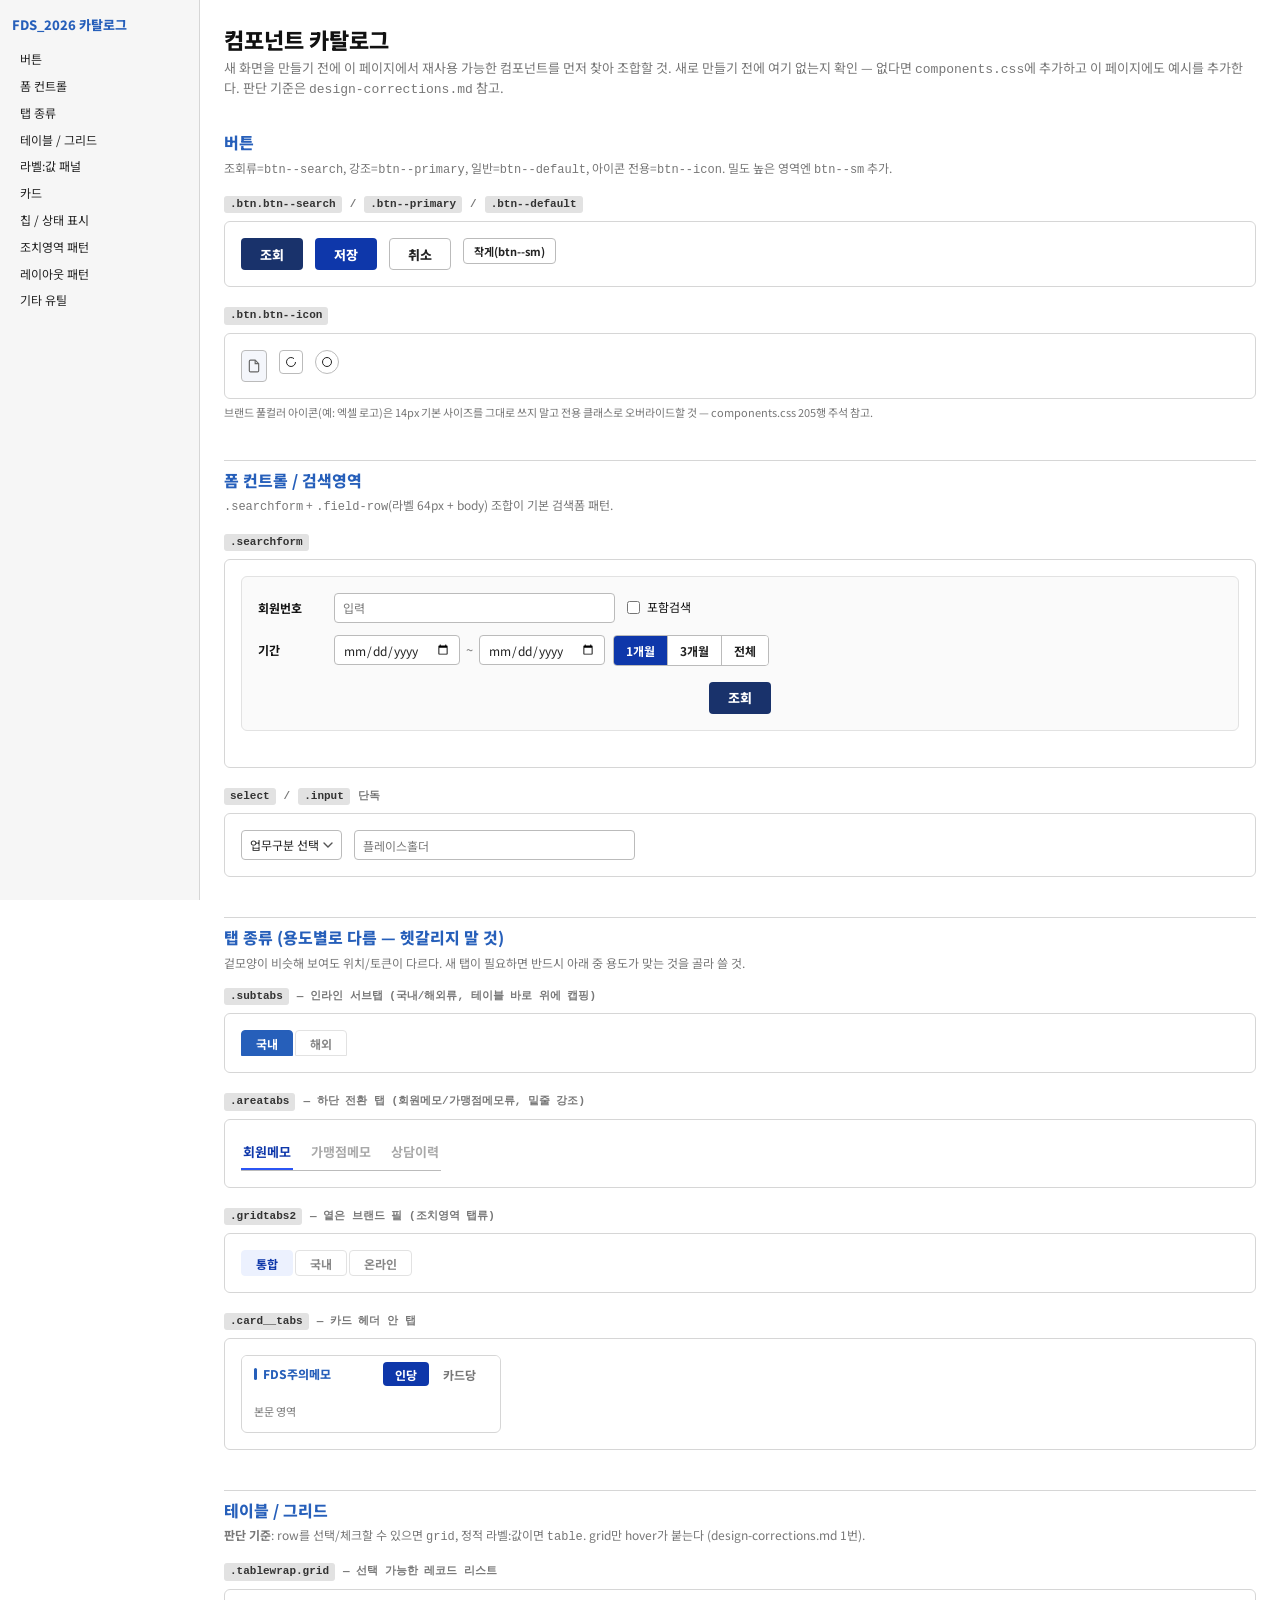
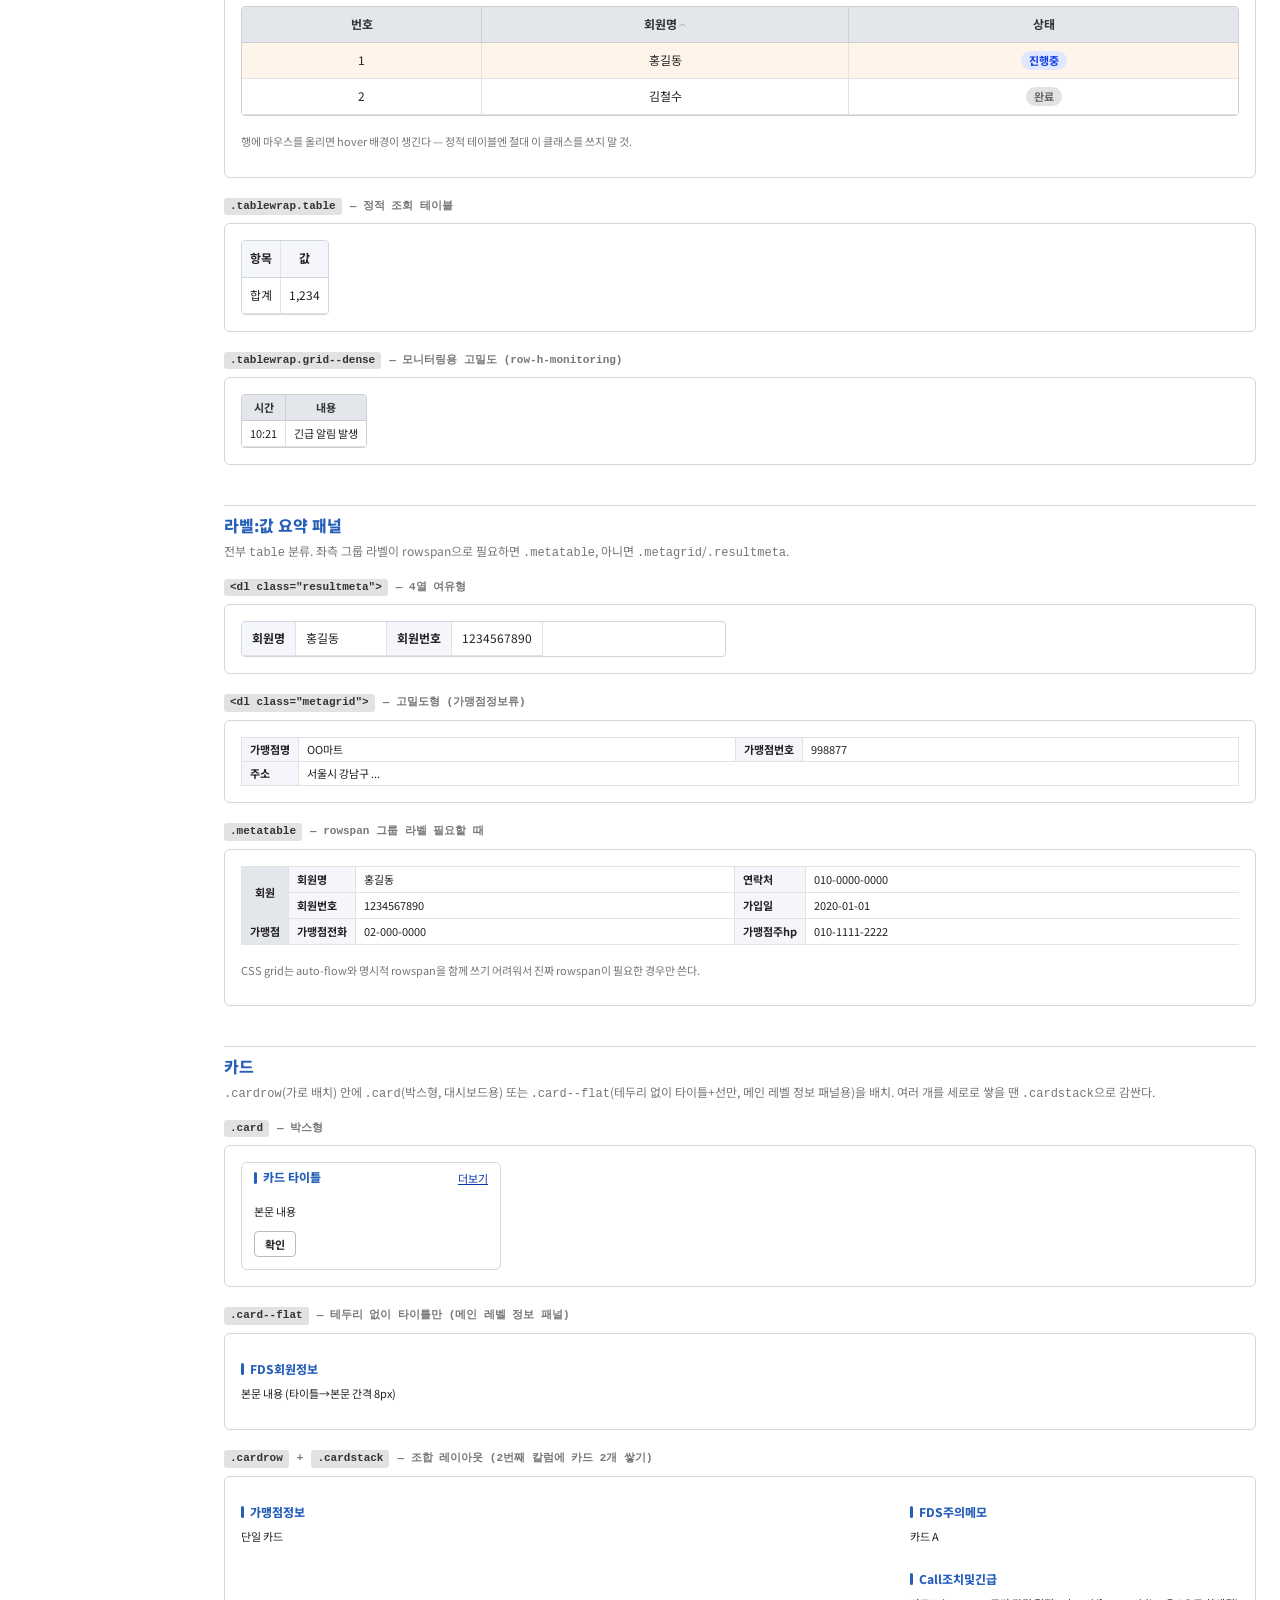
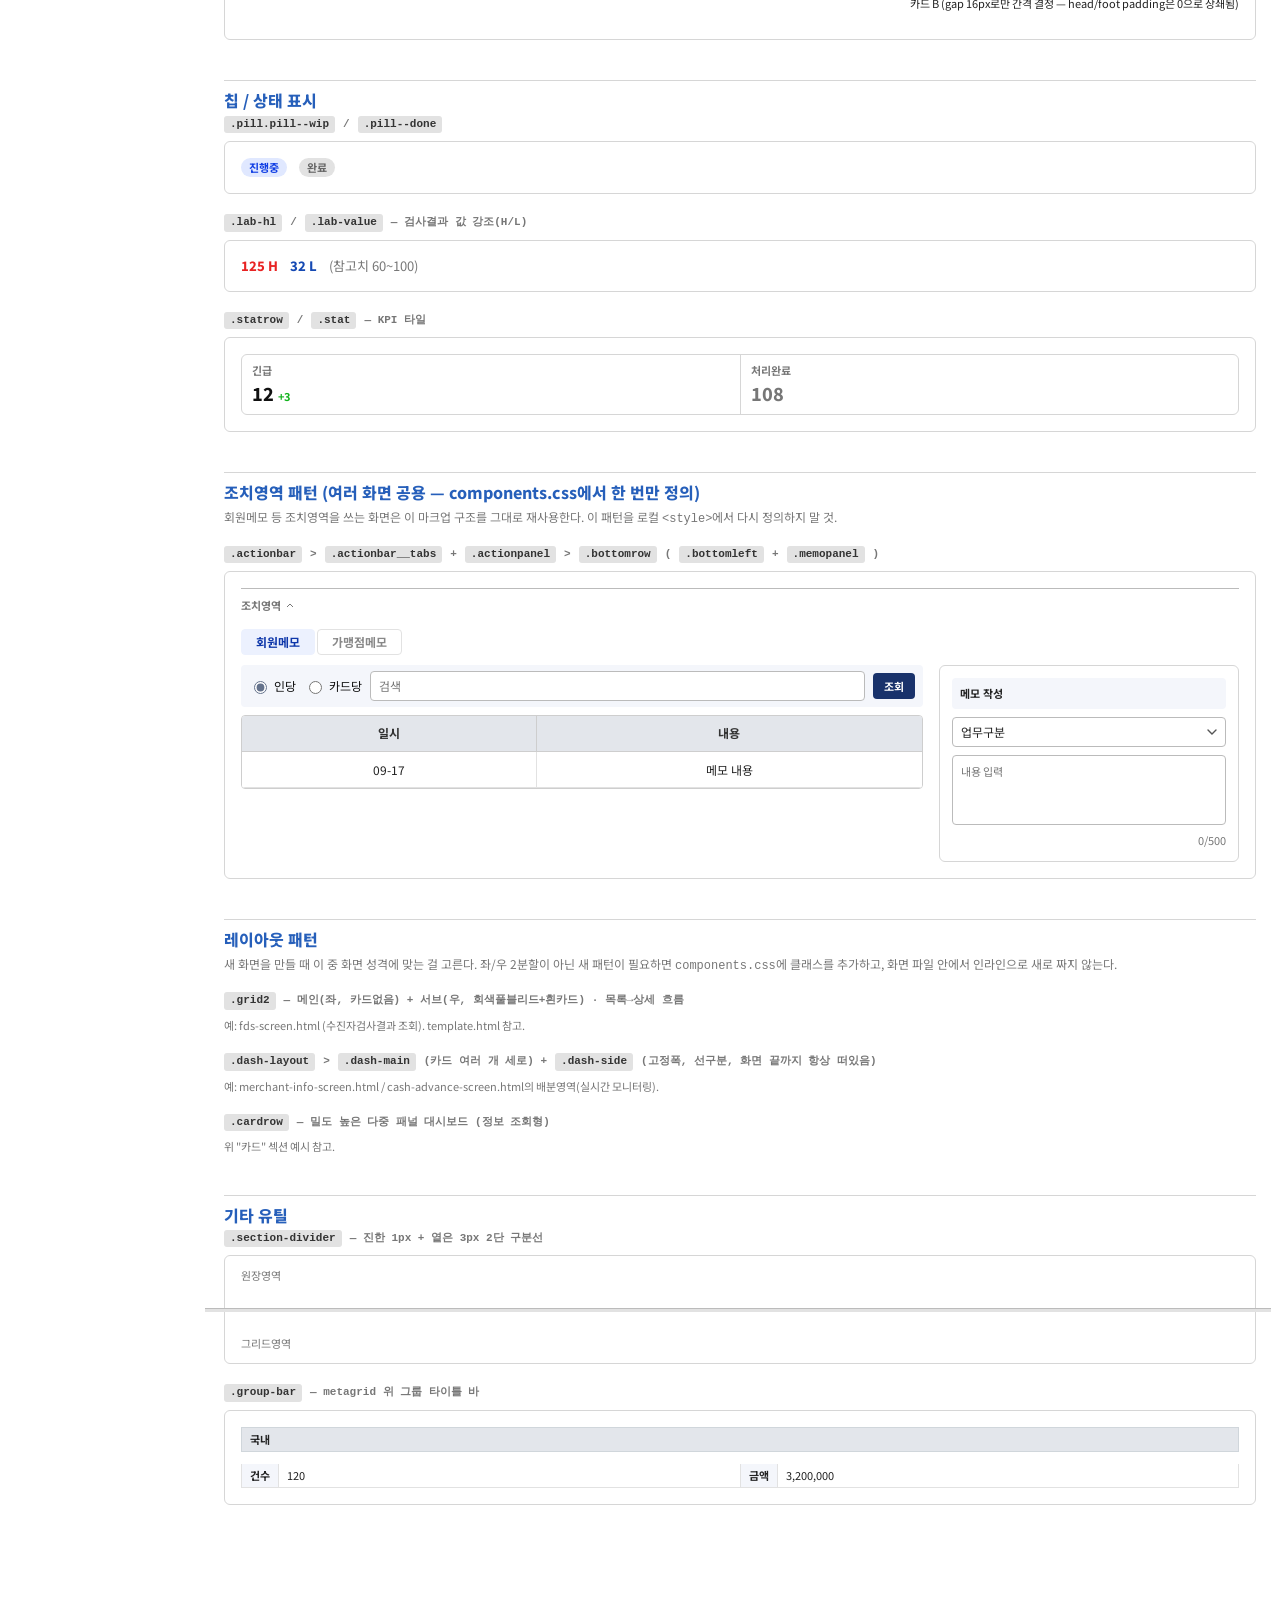
<file: fds-mockups/component-catalog.html>
<!doctype html>
<title>FDS_2026 · 컴포넌트 카탈로그</title>
<meta charset="utf-8" />
<meta name="viewport" content="width=device-width, initial-scale=1, viewport-fit=cover" />
<link rel="preconnect" href="https://fonts.googleapis.com" />
<link rel="preconnect" href="https://fonts.gstatic.com" crossorigin />
<link href="https://fonts.googleapis.com/css2?family=Noto+Sans+KR:wght@400;500;700;800&display=swap" rel="stylesheet" />
<link rel="stylesheet" href="tokens.css" />
<link rel="stylesheet" href="components.css" />
<style>
/* 이 페이지 전용 — 카탈로그 레이아웃 자체는 재사용 컴포넌트가 아니므로 components.css에 넣지 않는다 */
body{ flex-direction:row; }
.cat-nav{
  flex:0 0 200px; height:100vh; position:sticky; top:0; overflow-y:auto;
  background:var(--bg-subtle); border-right:1px solid var(--border-division);
  padding:var(--sp-16) var(--sp-12);
}
.cat-nav__tit{ font-size:var(--fs-13); font-weight:800; color:var(--text-tit); margin:0 0 var(--sp-12); }
.cat-nav a{
  display:block; padding:5px 8px; border-radius:var(--rad-sm); font-size:var(--fs-12);
  color:var(--text-secondary); text-decoration:none;
}
.cat-nav a:hover{ background:var(--bg-muted); }
.cat-main{ flex:1; min-width:0; padding:var(--sp-24) var(--sp-24) 120px; max-width:1080px; }
.cat-main h1{ font-size:var(--fs-22); font-weight:800; color:var(--text-primary); margin:0 0 4px; }
.cat-main > p.lede{ color:var(--text-tertiary); font-size:var(--fs-13); margin:0 0 var(--sp-24); }
.cat-section{ margin-bottom:40px; padding-top:8px; border-top:1px solid var(--border-division); }
.cat-section:first-of-type{ border-top:0; }
.cat-section__tit{ font-size:var(--fs-16); font-weight:800; color:var(--text-tit); margin:0 0 4px; }
.cat-section__desc{ font-size:var(--fs-12); color:var(--text-tertiary); margin:0 0 var(--sp-16); line-height:1.6; }
.cat-block{ margin-bottom:var(--sp-20); }
.cat-block__label{
  display:flex; align-items:center; gap:8px; font-size:var(--fs-11); font-weight:700; color:var(--text-tertiary);
  margin-bottom:8px; font-family:'SFMono-Regular',Consolas,monospace;
}
.cat-block__label code{
  background:var(--p-gray-100); color:var(--p-gray-800); padding:1px 6px; border-radius:3px; font-weight:700;
}
.cat-stage{
  border:1px solid var(--border-division); border-radius:var(--rad-md); padding:var(--sp-16);
  background:var(--bg-base); display:flex; flex-wrap:wrap; align-items:flex-start; gap:var(--sp-12);
}
.cat-stage--col{ flex-direction:column; align-items:stretch; }
.cat-note{ margin-top:6px; font-size:var(--fs-11); color:var(--text-tertiary); }
</style>

<nav class="cat-nav" aria-label="컴포넌트 목차">
  <div class="cat-nav__tit">FDS_2026 카탈로그</div>
  <a href="#buttons">버튼</a>
  <a href="#forms">폼 컨트롤</a>
  <a href="#tabs">탭 종류</a>
  <a href="#table-grid">테이블 / 그리드</a>
  <a href="#metapanel">라벨:값 패널</a>
  <a href="#cards">카드</a>
  <a href="#chips">칩 / 상태 표시</a>
  <a href="#actionbar">조치영역 패턴</a>
  <a href="#layout">레이아웃 패턴</a>
  <a href="#misc">기타 유틸</a>
</nav>

<main class="cat-main">
  <h1>컴포넌트 카탈로그</h1>
  <p class="lede">새 화면을 만들기 전에 이 페이지에서 재사용 가능한 컴포넌트를 먼저 찾아 조합할 것. 새로 만들기 전에 여기 없는지 확인 — 없다면 <code>components.css</code>에 추가하고 이 페이지에도 예시를 추가한다. 판단 기준은 <code>design-corrections.md</code> 참고.</p>

  <!-- ============================================================ 버튼 -->
  <section class="cat-section" id="buttons">
    <h2 class="cat-section__tit">버튼</h2>
    <p class="cat-section__desc">조회류=<code>btn--search</code>, 강조=<code>btn--primary</code>, 일반=<code>btn--default</code>, 아이콘 전용=<code>btn--icon</code>. 밀도 높은 영역엔 <code>btn--sm</code> 추가.</p>

    <div class="cat-block">
      <div class="cat-block__label"><code>.btn.btn--search</code> / <code>.btn--primary</code> / <code>.btn--default</code></div>
      <div class="cat-stage">
        <button class="btn btn--search" type="button">조회</button>
        <button class="btn btn--primary" type="button">저장</button>
        <button class="btn btn--default" type="button">취소</button>
        <button class="btn btn--default btn--sm" type="button">작게(btn--sm)</button>
      </div>
    </div>

    <div class="cat-block">
      <div class="cat-block__label"><code>.btn.btn--icon</code></div>
      <div class="cat-stage">
        <span class="btn btn--icon" title="엑셀"><svg viewBox="0 0 24 24" fill="none" stroke="currentColor" stroke-width="2"><path d="M14 2H6a2 2 0 0 0-2 2v16a2 2 0 0 0 2 2h12a2 2 0 0 0 2-2V8z"/><path d="M14 2v6h6"/></svg></span>
        <span class="icon-sq" title="새로고침"><svg viewBox="0 0 24 24" fill="none" stroke="currentColor" stroke-width="2"><path d="M21 12a9 9 0 1 1-3-6.7"/></svg></span>
        <span class="icon-sq icon-sq--round" title="핀"><svg viewBox="0 0 24 24" fill="none" stroke="currentColor" stroke-width="2"><circle cx="12" cy="12" r="9"/></svg></span>
      </div>
      <p class="cat-note">브랜드 풀컬러 아이콘(예: 엑셀 로고)은 14px 기본 사이즈를 그대로 쓰지 말고 전용 클래스로 오버라이드할 것 — components.css 205행 주석 참고.</p>
    </div>
  </section>

  <!-- ============================================================ 폼 -->
  <section class="cat-section" id="forms">
    <h2 class="cat-section__tit">폼 컨트롤 / 검색영역</h2>
    <p class="cat-section__desc"><code>.searchform</code> + <code>.field-row</code>(라벨 64px + body) 조합이 기본 검색폼 패턴.</p>

    <div class="cat-block">
      <div class="cat-block__label"><code>.searchform</code></div>
      <div class="cat-stage cat-stage--col">
        <div class="searchform">
          <div class="field-row">
            <span class="field-label">회원번호</span>
            <div class="field-body">
              <input class="input" type="text" placeholder="입력" />
              <label class="checkbox-label"><input type="checkbox" />포함검색</label>
            </div>
          </div>
          <div class="field-row">
            <span class="field-label">기간</span>
            <div class="field-body">
              <div class="daterange"><input type="date" /><span>~</span><input type="date" /></div>
              <div class="seg">
                <button type="button" aria-pressed="true">1개월</button>
                <button type="button">3개월</button>
                <button type="button">전체</button>
              </div>
            </div>
          </div>
          <div class="btnbar"><button class="btn btn--search" type="button">조회</button></div>
        </div>
      </div>
    </div>

    <div class="cat-block">
      <div class="cat-block__label"><code>select</code> / <code>.input</code> 단독</div>
      <div class="cat-stage">
        <select><option>업무구분 선택</option></select>
        <input class="input" type="text" placeholder="플레이스홀더" />
      </div>
    </div>
  </section>

  <!-- ============================================================ 탭 -->
  <section class="cat-section" id="tabs">
    <h2 class="cat-section__tit">탭 종류 (용도별로 다름 — 헷갈리지 말 것)</h2>
    <p class="cat-section__desc">겉모양이 비슷해 보여도 위치/토큰이 다르다. 새 탭이 필요하면 반드시 아래 중 용도가 맞는 것을 골라 쓸 것.</p>

    <div class="cat-block">
      <div class="cat-block__label"><code>.subtabs</code> — 인라인 서브탭 (국내/해외류, 테이블 바로 위에 캡핑)</div>
      <div class="cat-stage">
        <div class="subtabs">
          <button type="button" aria-selected="true">국내</button>
          <button type="button">해외</button>
        </div>
      </div>
    </div>

    <div class="cat-block">
      <div class="cat-block__label"><code>.areatabs</code> — 하단 전환 탭 (회원메모/가맹점메모류, 밑줄 강조)</div>
      <div class="cat-stage">
        <div class="areatabs">
          <button type="button" aria-selected="true">회원메모</button>
          <button type="button">가맹점메모</button>
          <button type="button">상담이력</button>
        </div>
      </div>
    </div>

    <div class="cat-block">
      <div class="cat-block__label"><code>.gridtabs2</code> — 옅은 브랜드 필 (조치영역 탭류)</div>
      <div class="cat-stage">
        <div class="gridtabs2">
          <button type="button" aria-selected="true">통합</button>
          <button type="button">국내</button>
          <button type="button">온라인</button>
        </div>
      </div>
    </div>

    <div class="cat-block">
      <div class="cat-block__label"><code>.card__tabs</code> — 카드 헤더 안 탭</div>
      <div class="cat-stage">
        <div class="card" style="width:260px">
          <div class="card__head">
            <span>FDS주의메모</span>
            <div class="card__tabs">
              <button type="button" aria-selected="true">인당</button>
              <button type="button">카드당</button>
            </div>
          </div>
          <div class="card__body" style="font-size:var(--fs-11);color:var(--text-tertiary)">본문 영역</div>
        </div>
      </div>
    </div>
  </section>

  <!-- ============================================================ 테이블/그리드 -->
  <section class="cat-section" id="table-grid">
    <h2 class="cat-section__tit">테이블 / 그리드</h2>
    <p class="cat-section__desc"><b>판단 기준</b>: row를 선택/체크할 수 있으면 <code>grid</code>, 정적 라벨:값이면 <code>table</code>. grid만 hover가 붙는다 (design-corrections.md 1번).</p>

    <div class="cat-block">
      <div class="cat-block__label"><code>.tablewrap.grid</code> — 선택 가능한 레코드 리스트</div>
      <div class="cat-stage cat-stage--col">
        <div class="tablewrap grid">
          <table>
            <thead><tr><th>번호</th><th class="sortable">회원명<span class="sort-ic"><svg viewBox="0 0 8 8"><path d="M1 5l3-3 3 3" fill="none" stroke="currentColor"/></svg></span></th><th>상태</th></tr></thead>
            <tbody>
              <tr data-selected><td>1</td><td>홍길동</td><td><span class="pill pill--wip">진행중</span></td></tr>
              <tr><td>2</td><td>김철수</td><td><span class="pill pill--done">완료</span></td></tr>
            </tbody>
          </table>
        </div>
        <p class="cat-note">행에 마우스를 올리면 hover 배경이 생긴다 — 정적 테이블엔 절대 이 클래스를 쓰지 말 것.</p>
      </div>
    </div>

    <div class="cat-block">
      <div class="cat-block__label"><code>.tablewrap.table</code> — 정적 조회 테이블</div>
      <div class="cat-stage">
        <div class="tablewrap table">
          <table>
            <thead><tr><th>항목</th><th>값</th></tr></thead>
            <tbody><tr><td>합계</td><td>1,234</td></tr></tbody>
          </table>
        </div>
      </div>
    </div>

    <div class="cat-block">
      <div class="cat-block__label"><code>.tablewrap.grid--dense</code> — 모니터링용 고밀도 (row-h-monitoring)</div>
      <div class="cat-stage">
        <div class="tablewrap grid grid--dense">
          <table>
            <thead><tr><th>시간</th><th>내용</th></tr></thead>
            <tbody><tr><td>10:21</td><td>긴급 알림 발생</td></tr></tbody>
          </table>
        </div>
      </div>
    </div>
  </section>

  <!-- ============================================================ 라벨:값 패널 -->
  <section class="cat-section" id="metapanel">
    <h2 class="cat-section__tit">라벨:값 요약 패널</h2>
    <p class="cat-section__desc">전부 <code>table</code> 분류. 좌측 그룹 라벨이 rowspan으로 필요하면 <code>.metatable</code>, 아니면 <code>.metagrid</code>/<code>.resultmeta</code>.</p>

    <div class="cat-block">
      <div class="cat-block__label"><code>&lt;dl class="resultmeta"&gt;</code> — 4열 여유형</div>
      <div class="cat-stage">
        <dl class="resultmeta" style="margin:0">
          <dt>회원명</dt><dd>홍길동</dd>
          <dt>회원번호</dt><dd>1234567890</dd>
        </dl>
      </div>
    </div>

    <div class="cat-block">
      <div class="cat-block__label"><code>&lt;dl class="metagrid"&gt;</code> — 고밀도형 (가맹점정보류)</div>
      <div class="cat-stage">
        <dl class="metagrid" style="width:100%">
          <dt>가맹점명</dt><dd>OO마트</dd><dt>가맹점번호</dt><dd>998877</dd>
          <dt>주소</dt><dd data-span>서울시 강남구 ...</dd>
        </dl>
      </div>
    </div>

    <div class="cat-block">
      <div class="cat-block__label"><code>.metatable</code> — rowspan 그룹 라벨 필요할 때</div>
      <div class="cat-stage">
        <table class="metatable" style="width:100%">
          <tbody>
            <tr><th class="group" rowspan="2">회원</th><td class="label">회원명</td><td class="value">홍길동</td><td class="label">연락처</td><td class="value">010-0000-0000</td></tr>
            <tr><td class="label">회원번호</td><td class="value">1234567890</td><td class="label">가입일</td><td class="value">2020-01-01</td></tr>
            <tr><th class="group">가맹점</th><td class="label">가맹점전화</td><td class="value">02-000-0000</td><td class="label">가맹점주hp</td><td class="value">010-1111-2222</td></tr>
          </tbody>
        </table>
        <p class="cat-note">CSS grid는 auto-flow와 명시적 rowspan을 함께 쓰기 어려워서 진짜 rowspan이 필요한 경우만 쓴다.</p>
      </div>
    </div>
  </section>

  <!-- ============================================================ 카드 -->
  <section class="cat-section" id="cards">
    <h2 class="cat-section__tit">카드</h2>
    <p class="cat-section__desc"><code>.cardrow</code>(가로 배치) 안에 <code>.card</code>(박스형, 대시보드용) 또는 <code>.card--flat</code>(테두리 없이 타이틀+선만, 메인 레벨 정보 패널용)을 배치. 여러 개를 세로로 쌓을 땐 <code>.cardstack</code>으로 감싼다.</p>

    <div class="cat-block">
      <div class="cat-block__label"><code>.card</code> — 박스형</div>
      <div class="cat-stage">
        <div class="card" style="width:260px">
          <div class="card__head"><span>카드 타이틀</span><span class="card__actions"><button class="linklike" type="button">더보기</button></span></div>
          <div class="card__body" style="font-size:var(--fs-11)">본문 내용</div>
          <div class="card__foot"><button class="btn btn--default btn--sm" type="button">확인</button></div>
        </div>
      </div>
    </div>

    <div class="cat-block">
      <div class="cat-block__label"><code>.card--flat</code> — 테두리 없이 타이틀만 (메인 레벨 정보 패널)</div>
      <div class="cat-stage">
        <div class="card card--flat" style="width:260px">
          <div class="card__head"><span>FDS회원정보</span></div>
          <div class="card__body" style="font-size:var(--fs-11)">본문 내용 (타이틀→본문 간격 8px)</div>
        </div>
      </div>
    </div>

    <div class="cat-block">
      <div class="cat-block__label"><code>.cardrow</code> + <code>.cardstack</code> — 조합 레이아웃 (2번째 칼럼에 카드 2개 쌓기)</div>
      <div class="cat-stage">
        <div class="cardrow" style="width:100%">
          <div class="card card--flat"><div class="card__head"><span>가맹점정보</span></div><div class="card__body" style="font-size:var(--fs-11)">단일 카드</div></div>
          <div class="cardstack" style="display:flex;flex-direction:column;gap:var(--sp-16)">
            <div class="card card--flat"><div class="card__head"><span>FDS주의메모</span></div><div class="card__body" style="font-size:var(--fs-11)">카드 A</div></div>
            <div class="card card--flat"><div class="card__head"><span>Call조치및긴급</span></div><div class="card__body" style="font-size:var(--fs-11)">카드 B (gap 16px로만 간격 결정 — head/foot padding은 0으로 상쇄됨)</div></div>
          </div>
        </div>
      </div>
    </div>
  </section>

  <!-- ============================================================ 칩/상태 -->
  <section class="cat-section" id="chips">
    <h2 class="cat-section__tit">칩 / 상태 표시</h2>
    <div class="cat-block">
      <div class="cat-block__label"><code>.pill.pill--wip</code> / <code>.pill--done</code></div>
      <div class="cat-stage">
        <span class="pill pill--wip">진행중</span>
        <span class="pill pill--done">완료</span>
      </div>
    </div>
    <div class="cat-block">
      <div class="cat-block__label"><code>.lab-hl</code> / <code>.lab-value</code> — 검사결과 값 강조(H/L)</div>
      <div class="cat-stage">
        <span class="lab-value h">125 <span class="lab-hl h">H</span></span>
        <span class="lab-value l">32 <span class="lab-hl l">L</span></span>
        <span class="refrange">(참고치 60~100)</span>
      </div>
    </div>
    <div class="cat-block">
      <div class="cat-block__label"><code>.statrow</code> / <code>.stat</code> — KPI 타일</div>
      <div class="cat-stage" style="width:100%">
        <div class="statrow" style="width:100%">
          <div class="stat"><span class="stat__label">긴급</span><span class="stat__num">12<span class="stat__pct">+3</span></span></div>
          <div class="stat stat--muted"><span class="stat__label">처리완료</span><span class="stat__num">108</span></div>
        </div>
      </div>
    </div>
  </section>

  <!-- ============================================================ 조치영역 -->
  <section class="cat-section" id="actionbar">
    <h2 class="cat-section__tit">조치영역 패턴 (여러 화면 공용 — components.css에서 한 번만 정의)</h2>
    <p class="cat-section__desc">회원메모 등 조치영역을 쓰는 화면은 이 마크업 구조를 그대로 재사용한다. 이 패턴을 로컬 <code>&lt;style&gt;</code>에서 다시 정의하지 말 것.</p>
    <div class="cat-block">
      <div class="cat-block__label"><code>.actionbar</code> &gt; <code>.actionbar__tabs</code> + <code>.actionpanel</code> &gt; <code>.bottomrow</code>(<code>.bottomleft</code> + <code>.memopanel</code>)</div>
      <div class="cat-stage cat-stage--col">
        <div class="actionbar">
          <button class="actionbar__toggle" type="button" aria-expanded="true">조치영역 <svg viewBox="0 0 10 10"><path d="M2 3l3 3 3-3" fill="none" stroke="currentColor"/></svg></button>
          <div class="actionbar__tabs">
            <div class="actionbar__tablist">
              <button type="button" aria-selected="true">회원메모</button>
              <button type="button">가맹점메모</button>
            </div>
          </div>
          <div class="actionpanel">
            <div class="bottomrow">
              <div class="bottomleft">
                <div class="filterline--tint" style="display:flex;gap:8px;align-items:center;margin-bottom:8px">
                  <label class="checkbox-label"><input type="radio" name="cat-demo" checked />인당</label>
                  <label class="checkbox-label"><input type="radio" name="cat-demo" />카드당</label>
                  <input class="input" type="text" placeholder="검색" style="flex:1" />
                  <button class="btn btn--search btn--sm" type="button">조회</button>
                </div>
                <div class="tablewrap grid"><table><thead><tr><th>일시</th><th>내용</th></tr></thead><tbody><tr><td>09-17</td><td>메모 내용</td></tr></tbody></table></div>
              </div>
              <div class="memopanel">
                <div class="memopanel__head"><span style="font-size:var(--fs-11);font-weight:700">메모 작성</span></div>
                <select><option>업무구분</option></select>
                <textarea placeholder="내용 입력"></textarea>
                <div class="memopanel__foot">0/500</div>
              </div>
            </div>
          </div>
        </div>
      </div>
    </div>
  </section>

  <!-- ============================================================ 레이아웃 -->
  <section class="cat-section" id="layout">
    <h2 class="cat-section__tit">레이아웃 패턴</h2>
    <p class="cat-section__desc">새 화면을 만들 때 이 중 화면 성격에 맞는 걸 고른다. 좌/우 2분할이 아닌 새 패턴이 필요하면 <code>components.css</code>에 클래스를 추가하고, 화면 파일 안에서 인라인으로 새로 짜지 않는다.</p>
    <div class="cat-block">
      <div class="cat-block__label"><code>.grid2</code> — 메인(좌, 카드없음) + 서브(우, 회색풀블리드+흰카드) · 목록→상세 흐름</div>
      <p class="cat-note">예: fds-screen.html (수진자검사결과 조회). template.html 참고.</p>
    </div>
    <div class="cat-block">
      <div class="cat-block__label"><code>.dash-layout</code> &gt; <code>.dash-main</code>(카드 여러 개 세로) + <code>.dash-side</code>(고정폭, 선구분, 화면 끝까지 항상 떠있음)</div>
      <p class="cat-note">예: merchant-info-screen.html / cash-advance-screen.html의 배분영역(실시간 모니터링).</p>
    </div>
    <div class="cat-block">
      <div class="cat-block__label"><code>.cardrow</code> — 밀도 높은 다중 패널 대시보드 (정보 조회형)</div>
      <p class="cat-note">위 "카드" 섹션 예시 참고.</p>
    </div>
  </section>

  <!-- ============================================================ 기타 -->
  <section class="cat-section" id="misc">
    <h2 class="cat-section__tit">기타 유틸</h2>
    <div class="cat-block">
      <div class="cat-block__label"><code>.section-divider</code> — 진한 1px + 옅은 3px 2단 구분선</div>
      <div class="cat-stage cat-stage--col" style="padding:0">
        <div style="padding:12px 16px;font-size:11px;color:var(--text-tertiary)">원장영역</div>
        <div class="section-divider"></div>
        <div style="padding:12px 16px;font-size:11px;color:var(--text-tertiary)">그리드영역</div>
      </div>
    </div>
    <div class="cat-block">
      <div class="cat-block__label"><code>.group-bar</code> — metagrid 위 그룹 타이틀 바</div>
      <div class="cat-stage cat-stage--col">
        <div class="group-bar">국내</div>
        <dl class="metagrid" style="width:100%"><dt>건수</dt><dd>120</dd><dt>금액</dt><dd>3,200,000</dd></dl>
      </div>
    </div>
  </section>
</main>
</file>
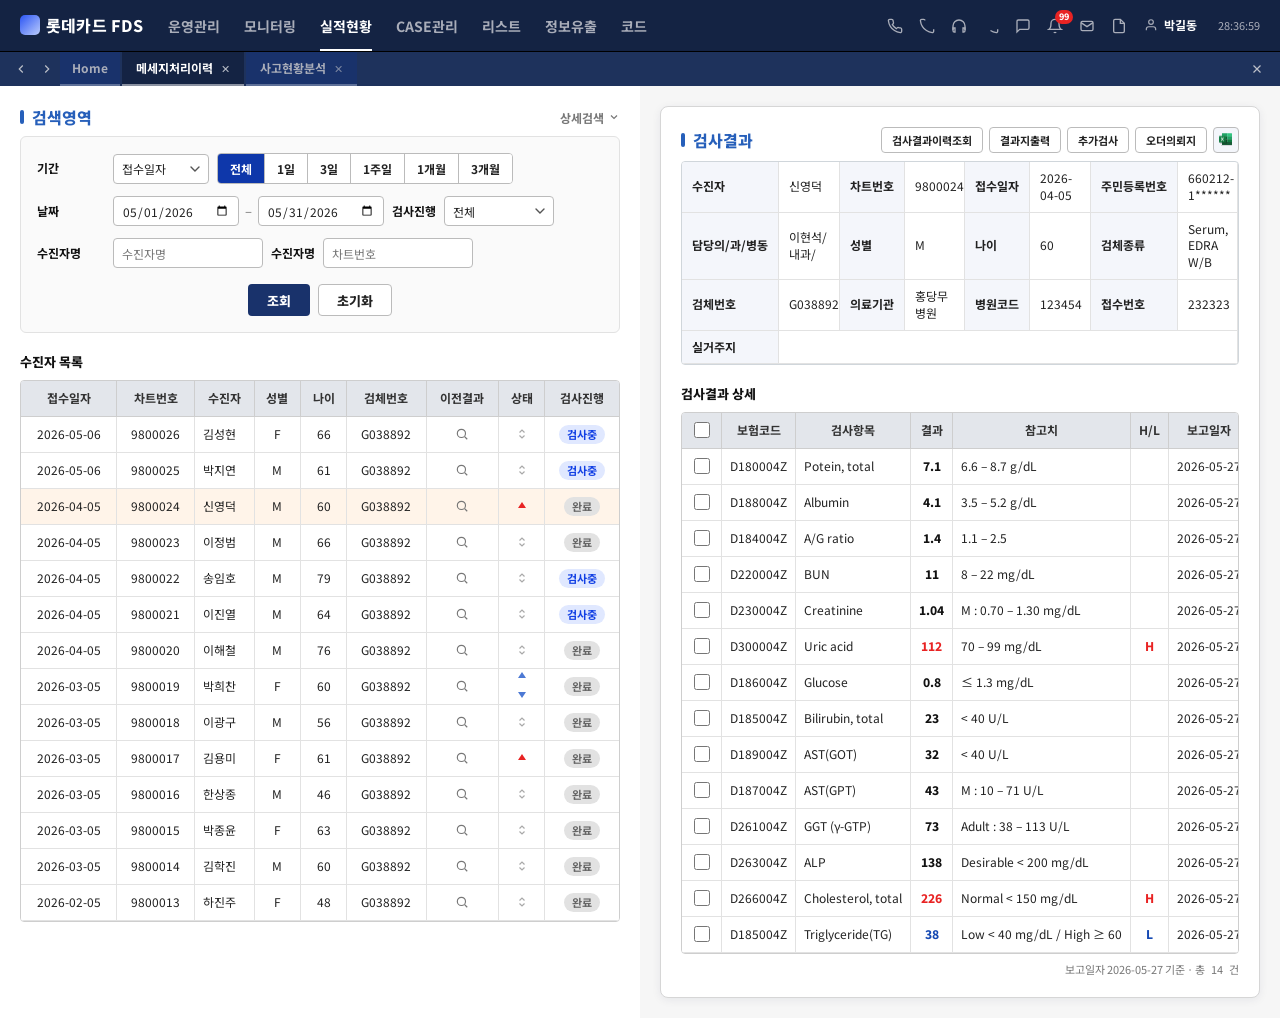
<file: fds-mockups/fds-screen.html>
<!doctype html>
<title>수진자 검사결과 조회</title>
<meta charset="utf-8" />
<meta name="viewport" content="width=device-width, initial-scale=1, viewport-fit=cover" />
<link rel="preconnect" href="https://fonts.googleapis.com" />
<link rel="preconnect" href="https://fonts.gstatic.com" crossorigin />
<link href="https://fonts.googleapis.com/css2?family=Noto+Sans+KR:wght@400;500;700;800&display=swap" rel="stylesheet" />
<link rel="stylesheet" href="tokens.css" />
<link rel="stylesheet" href="components.css" />

<header class="gnb">
  <div class="gnb__logo"><span class="mark" aria-hidden="true"></span>롯데카드 FDS</div>
  <nav class="gnb__menu" aria-label="주 메뉴">
    <button type="button">운영관리</button>
    <button type="button">모니터링</button>
    <button type="button" aria-current="page">실적현황</button>
    <button type="button">CASE관리</button>
    <button type="button">리스트</button>
    <button type="button">정보유출</button>
    <button type="button">코드</button>
  </nav>
  <div class="gnb__utils">
    <div class="gnb__icons">
      <span class="ico" title="전화상담"><svg viewBox="0 0 24 24" fill="none" stroke="currentColor" stroke-width="2"><path d="M22 16.9v3a2 2 0 0 1-2.2 2 19.8 19.8 0 0 1-8.6-3.1 19.5 19.5 0 0 1-6-6 19.8 19.8 0 0 1-3.1-8.7A2 2 0 0 1 4.1 2h3a2 2 0 0 1 2 1.7c.1 1 .3 2 .6 2.9a2 2 0 0 1-.5 2.1L8 10a16 16 0 0 0 6 6l1.3-1.2a2 2 0 0 1 2.1-.5c.9.3 1.9.5 2.9.6a2 2 0 0 1 1.7 2z"/></svg></span>
      <span class="ico" title="발신"><svg viewBox="0 0 24 24" fill="none" stroke="currentColor" stroke-width="2"><path d="M22 16.9v3a2 2 0 0 1-2.2 2 19.8 19.8 0 0 1-8.6-3.1 19.5 19.5 0 0 1-6-6 19.8 19.8 0 0 1-3.1-8.7A2 2 0 0 1 4.1 2h3a2 2 0 0 1 2 1.7"/></svg></span>
      <span class="ico" title="헤드셋"><svg viewBox="0 0 24 24" fill="none" stroke="currentColor" stroke-width="2"><path d="M3 18v-6a9 9 0 0 1 18 0v6"/><path d="M21 19a2 2 0 0 1-2 2h-1v-6h3zM3 19a2 2 0 0 0 2 2h1v-6H3z"/></svg></span>
      <span class="ico" title="수신"><svg viewBox="0 0 24 24" fill="none" stroke="currentColor" stroke-width="2"><path d="M22 16.9v3a2 2 0 0 1-2.2 2 19.8 19.8 0 0 1-8.6-3.1"/></svg></span>
      <span class="ico" title="메신저"><svg viewBox="0 0 24 24" fill="none" stroke="currentColor" stroke-width="2"><path d="M21 15a2 2 0 0 1-2 2H7l-4 4V5a2 2 0 0 1 2-2h14a2 2 0 0 1 2 2z"/></svg></span>
      <span class="ico" title="알림"><svg viewBox="0 0 24 24" fill="none" stroke="currentColor" stroke-width="2"><path d="M18 8a6 6 0 1 0-12 0c0 7-3 9-3 9h18s-3-2-3-9"/><path d="M13.7 21a2 2 0 0 1-3.4 0"/></svg><span class="badge">99</span></span>
      <span class="ico" title="쪽지"><svg viewBox="0 0 24 24" fill="none" stroke="currentColor" stroke-width="2"><rect x="3" y="5" width="18" height="14" rx="2"/><path d="m3 7 9 6 9-6"/></svg></span>
      <span class="ico" title="문서함"><svg viewBox="0 0 24 24" fill="none" stroke="currentColor" stroke-width="2"><path d="M14 2H6a2 2 0 0 0-2 2v16a2 2 0 0 0 2 2h12a2 2 0 0 0 2-2V8z"/><path d="M14 2v6h6"/></svg></span>
    </div>
    <div class="gnb__user">
      <svg viewBox="0 0 24 24" fill="none" stroke="currentColor" stroke-width="2"><path d="M20 21v-2a4 4 0 0 0-4-4H8a4 4 0 0 0-4 4v2"/><circle cx="12" cy="7" r="4"/></svg>
      박길동
    </div>
    <div class="gnb__clock">
      <svg viewBox="0 0 24 24" fill="none" stroke="currentColor" stroke-width="2"><circle cx="12" cy="12" r="9"/><path d="M12 7v5l3 3"/></svg>
      <span id="sessionClock">28:36:59</span>
    </div>
  </div>
</header>

<div class="pagetabbar">
  <div class="pagetabbar__nav" title="이전"><svg viewBox="0 0 24 24" fill="none" stroke="currentColor" stroke-width="2"><path d="m15 18-6-6 6-6"/></svg></div>
  <div class="pagetabbar__nav" title="다음"><svg viewBox="0 0 24 24" fill="none" stroke="currentColor" stroke-width="2"><path d="m9 18 6-6-6-6"/></svg></div>
  <div class="pagetabbar__tabs">
    <div class="pagetab" data-home>Home</div>
    <div class="pagetab" data-active>메세지처리이력 <button type="button" aria-label="탭 닫기">✕</button></div>
    <div class="pagetab">사고현황분석 <button type="button" aria-label="탭 닫기">✕</button></div>
  </div>
  <div class="pagetabbar__close" title="전체 닫기"><svg viewBox="0 0 24 24" fill="none" stroke="currentColor" stroke-width="2"><path d="M18 6 6 18M6 6l12 12"/></svg></div>
</div>

<main class="shell">
  <div class="grid2">

    <!-- ===================== 좌측: 검색영역 + 수진자 목록 (메인 화면 — 카드 없음) ===================== -->
    <section class="surface--flat" aria-labelledby="searchTit">
      <div class="panel-head">
        <h2 class="tit" id="searchTit">검색영역</h2>
        <button type="button" class="detail-toggle" id="advancedToggle" aria-expanded="false" aria-controls="advancedFields">
          상세검색 <svg viewBox="0 0 24 24" fill="none" stroke="currentColor" stroke-width="2.4"><path d="m6 9 6 6 6-6"/></svg>
        </button>
      </div>

      <form class="searchform" onsubmit="return false">
        <div class="field-row">
          <label class="field-label" for="periodType">기간</label>
          <div class="field-body">
            <select id="periodType">
              <option>접수일자</option>
              <option>보고일자</option>
            </select>
            <div class="seg" role="group" aria-label="조회 기간 단축">
              <button type="button" aria-pressed="true">전체</button>
              <button type="button">1일</button>
              <button type="button">3일</button>
              <button type="button">1주일</button>
              <button type="button">1개월</button>
              <button type="button">3개월</button>
            </div>
          </div>
        </div>

        <div class="field-row">
          <label class="field-label" for="dateFrom">날짜</label>
          <div class="field-body">
            <div class="daterange">
              <input type="date" id="dateFrom" value="2026-05-01" />
              <span>–</span>
              <input type="date" id="dateTo" value="2026-05-31" />
            </div>
            <label class="field-label" for="progress" style="width:auto;padding-top:0">검사진행</label>
            <select id="progress" style="min-width:110px">
              <option>전체</option>
              <option>검사중</option>
              <option>완료</option>
            </select>
          </div>
        </div>

        <div class="field-row">
          <label class="field-label" for="patientName1">수진자명</label>
          <div class="field-body">
            <input type="text" id="patientName1" class="input" placeholder="수진자명" style="width:150px" />
            <label class="field-label" for="patientName2" style="width:auto;padding-top:0">수진자명</label>
            <input type="text" id="patientName2" class="input" placeholder="차트번호" style="width:150px" />
          </div>
        </div>

        <div id="advancedFields" hidden>
          <div class="field-row">
            <label class="field-label" for="birthDate">생년월일</label>
            <div class="field-body">
              <input type="date" id="birthDate" style="width:150px" />
              <label class="field-label" for="specimenNo" style="width:auto;padding-top:0">검체번호</label>
              <input type="text" id="specimenNo" class="input" placeholder="검체번호" style="width:150px" />
            </div>
          </div>

          <div class="field-row">
            <label class="field-label" for="itemName">항목명</label>
            <div class="field-body">
              <select id="itemName" style="min-width:150px"><option>전체</option></select>
              <label class="field-label" for="testField" style="width:auto;padding-top:0">검사분야</label>
              <select id="testField" style="min-width:150px"><option>전체</option></select>
            </div>
          </div>

          <div class="field-row">
            <span class="field-label">검체구분</span>
            <div class="field-body">
              <label class="checkbox-label"><input type="checkbox" class="rowcheck" checked /> 일반</label>
              <label class="checkbox-label"><input type="checkbox" class="rowcheck" checked /> 조직</label>
              <label class="checkbox-label"><input type="checkbox" class="rowcheck" checked /> 세포</label>
              <label class="field-label" for="covid19" style="width:auto;padding-top:0">COVID19</label>
              <select id="covid19" style="min-width:110px"><option>전체</option></select>
            </div>
          </div>
        </div>

        <div class="btnbar">
          <button type="submit" class="btn btn--search">조회</button>
          <button type="reset" class="btn btn--default">초기화</button>
        </div>
      </form>

      <h3 class="subtit">수진자 목록</h3>
      <div class="tablewrap grid">
        <table>
          <thead>
            <tr>
              <th>접수일자</th><th>차트번호</th><th>수진자</th><th>성별</th><th>나이</th>
              <th>검체번호</th><th>이전결과</th><th>상태</th><th>검사진행</th>
            </tr>
          </thead>
          <tbody id="patientRows"></tbody>
        </table>
      </div>
    </section>

    <!-- ===================== 우측: 검사결과 (서브 화면 — 회색 배경 위 흰 카드) ===================== -->
    <div class="subscreen">
      <section class="panel" aria-labelledby="resultTit">
        <div class="panel-head">
          <h2 class="tit" id="resultTit">검사결과</h2>
          <div class="actionrow">
            <button type="button" class="btn btn--default btn--sm">검사결과이력조회</button>
            <button type="button" class="btn btn--default btn--sm">결과지출력</button>
            <button type="button" class="btn btn--default btn--sm">추가검사</button>
            <button type="button" class="btn btn--default btn--sm">오더의뢰지</button>
            <button type="button" class="btn btn--sm btn--icon" title="엑셀결과받기" aria-label="엑셀결과받기">
              <svg class="excel-icon" width="68" height="66" viewBox="0 0 68 66" fill="none" xmlns="http://www.w3.org/2000/svg">
                <g filter="url(#filter0_d_315_5975)">
                  <g style="mix-blend-mode:multiply" opacity="0.2">
                    <g style="mix-blend-mode:multiply" opacity="0.2">
                      <path d="M60.4201 0H17.1401C15.6489 0 14.4401 1.20888 14.4401 2.70008V55.0001C14.4401 56.4911 15.6489 57.7001 17.1401 57.7001H60.4201C61.9113 57.7001 63.1201 56.4911 63.1201 55.0001V2.70008C63.1201 1.20888 61.9113 0 60.4201 0Z" fill="white"/>
                    </g>
                  </g>
                  <g style="mix-blend-mode:multiply" opacity="0.12">
                    <g style="mix-blend-mode:multiply" opacity="0.12">
                      <path d="M60.4201 3.05176e-05H17.1401C15.6489 3.05176e-05 14.4401 1.20885 14.4401 2.70005V55.0001C14.4401 56.4913 15.6489 57.7001 17.1401 57.7001H60.4201C61.9113 57.7001 63.1201 56.4913 63.1201 55.0001V2.70005C63.1201 1.20885 61.9113 3.05176e-05 60.4201 3.05176e-05Z" fill="white"/>
                    </g>
                  </g>
                  <path d="M39.68 6.10394e-05H17.14C16.7864 4.10394e-05 16.4362 0.0700193 16.1098 0.205959C15.7832 0.341879 15.487 0.541081 15.2378 0.792061C14.9886 1.04308 14.7916 1.34088 14.6582 1.66828C14.5246 1.99588 14.4574 2.34648 14.46 2.70008V14.4201H39.68V6.10394e-05Z" fill="#21A366"/>
                  <path d="M60.4601 6.10352e-05H39.6801V14.4201H63.1001V2.70008C63.1055 1.99268 62.8309 1.31188 62.3363 0.80612C61.8419 0.30034 61.1673 0.010601 60.4601 6.10352e-05Z" fill="#33C481"/>
                  <path d="M63.1201 28.8401H39.6801V43.2601H63.1201V28.8401Z" fill="#107C41"/>
                  <path d="M39.68 43.2601V28.8401H14.46V54.9801C14.4572 55.3355 14.5254 55.6877 14.66 56.0165C14.7948 56.3453 14.9936 56.6439 15.2448 56.8953C15.496 57.1465 15.7948 57.3453 16.1236 57.4799C16.4524 57.6147 16.8046 57.6827 17.16 57.6801H60.46C60.8152 57.6827 61.1676 57.6147 61.4964 57.4799C61.8252 57.3453 62.1238 57.1465 62.375 56.8953C62.6264 56.6439 62.8252 56.3453 62.9598 56.0165C63.0946 55.6877 63.1626 55.3355 63.16 54.9801V43.2601H39.68Z" fill="#185C37"/>
                  <path d="M39.6801 14.4201H14.4401V28.8401H39.6801V14.4201Z" fill="#107C41"/>
                  <path d="M63.1201 14.4201H39.6801V28.8401H63.1201V14.4201Z" fill="#21A366"/>
                </g>
                <g style="mix-blend-mode:multiply" opacity="0.48">
                  <g style="mix-blend-mode:multiply" opacity="0.48">
                    <path d="M29.7601 12.6201H2.70012C1.20896 12.6201 0.00012207 13.8289 0.00012207 15.3201V42.3801C0.00012207 43.8713 1.20896 45.0801 2.70012 45.0801H29.7601C31.2513 45.0801 32.4601 43.8713 32.4601 42.3801V15.3201C32.4601 13.8289 31.2513 12.6201 29.7601 12.6201Z" fill="white"/>
                  </g>
                </g>
                <g style="mix-blend-mode:multiply" opacity="0.24">
                  <g style="mix-blend-mode:multiply" opacity="0.24">
                    <path d="M29.7601 12.6201H2.7C1.20882 12.6201 0 13.8289 0 15.3201V42.3801C0 43.8711 1.20882 45.0801 2.7 45.0801H29.7601C31.2511 45.0801 32.4601 43.8711 32.4601 42.3801V15.3201C32.4601 13.8289 31.2511 12.6201 29.7601 12.6201Z" fill="white"/>
                  </g>
                </g>
                <g filter="url(#filter1_d_315_5975)">
                  <path d="M29.7601 12.6201H2.70012C1.20896 12.6201 0.00012207 13.8289 0.00012207 15.3201V42.3801C0.00012207 43.8713 1.20896 45.0801 2.70012 45.0801H29.7601C31.2513 45.0801 32.4601 43.8713 32.4601 42.3801V15.3201C32.4601 13.8289 31.2513 12.6201 29.7601 12.6201Z" fill="#107C41"/>
                  <path opacity="0.5" d="M29.7601 12.6201H2.70012C1.20895 12.6201 0.00012207 13.8289 0.00012207 15.3201V42.3801C0.00012207 43.8713 1.20895 45.0801 2.70012 45.0801H29.7601C31.2513 45.0801 32.4601 43.8713 32.4601 42.3801V15.3201C32.4601 13.8289 31.2513 12.6201 29.7601 12.6201Z" fill="url(#paint0_linear_315_5975)" style="mix-blend-mode:soft-light"/>
                  <path d="M8.46008 37.6201L14.0801 28.8401L8.86008 20.0601H13.0601L15.9001 25.6601C16.1601 26.1801 16.3401 26.5801 16.4401 26.8401C16.6201 26.4201 16.8201 26.0001 17.0201 25.6001L20.0601 20.0601H23.9201L18.6001 28.8401L24.0801 37.7001H20.0801L16.7801 31.5601C16.6301 31.2981 16.5031 31.0239 16.4001 30.7401C16.3045 31.0205 16.1771 31.2889 16.0201 31.5401L12.4601 37.6201H8.46008Z" fill="white"/>
                </g>
                <defs>
                  <filter id="filter0_d_315_5975" x="10.4401" y="0" width="56.7201" height="65.7001" filterUnits="userSpaceOnUse" color-interpolation-filters="sRGB">
                    <feFlood flood-opacity="0" result="BackgroundImageFix"/>
                    <feColorMatrix in="SourceAlpha" type="matrix" values="0 0 0 0 0 0 0 0 0 0 0 0 0 0 0 0 0 0 127 0" result="hardAlpha"/>
                    <feOffset dy="4"/>
                    <feGaussianBlur stdDeviation="2"/>
                    <feComposite in2="hardAlpha" operator="out"/>
                    <feColorMatrix type="matrix" values="0 0 0 0 0 0 0 0 0 0 0 0 0 0 0 0 0 0 0.12 0"/>
                    <feBlend mode="normal" in2="BackgroundImageFix" result="effect1_dropShadow_315_5975"/>
                    <feBlend mode="normal" in="SourceGraphic" in2="effect1_dropShadow_315_5975" result="shape"/>
                  </filter>
                  <filter id="filter1_d_315_5975" x="0.00012207" y="12.6201" width="40.46" height="40.46" filterUnits="userSpaceOnUse" color-interpolation-filters="sRGB">
                    <feFlood flood-opacity="0" result="BackgroundImageFix"/>
                    <feColorMatrix in="SourceAlpha" type="matrix" values="0 0 0 0 0 0 0 0 0 0 0 0 0 0 0 0 0 0 127 0" result="hardAlpha"/>
                    <feOffset dx="4" dy="4"/>
                    <feGaussianBlur stdDeviation="2"/>
                    <feComposite in2="hardAlpha" operator="out"/>
                    <feColorMatrix type="matrix" values="0 0 0 0 0 0 0 0 0 0 0 0 0 0 0 0 0 0 0.22 0"/>
                    <feBlend mode="normal" in2="BackgroundImageFix" result="effect1_dropShadow_315_5975"/>
                    <feBlend mode="normal" in="SourceGraphic" in2="effect1_dropShadow_315_5975" result="shape"/>
                  </filter>
                  <linearGradient id="paint0_linear_315_5975" x1="5.64012" y1="10.5001" x2="26.8201" y2="47.1801" gradientUnits="userSpaceOnUse">
                    <stop stop-color="white" stop-opacity="0.5"/>
                    <stop offset="1" stop-opacity="0.7"/>
                  </linearGradient>
                </defs>
              </svg>
            </button>
          </div>
        </div>

        <dl class="resultmeta">
          <dt>수진자</dt><dd>신영덕</dd><dt>차트번호</dt><dd>9800024</dd><dt>접수일자</dt><dd>2026-04-05</dd><dt>주민등록번호</dt><dd>660212-1******</dd>
          <dt>담당의/과/병동</dt><dd>이현석/내과/</dd><dt>성별</dt><dd>M</dd><dt>나이</dt><dd>60</dd><dt>검체종류</dt><dd>Serum, EDRA W/B</dd>
          <dt>검체번호</dt><dd>G038892</dd><dt>의료기관</dt><dd>홍당무병원</dd><dt>병원코드</dt><dd>123454</dd><dt>접수번호</dt><dd>232323</dd>
          <dt>실거주지</dt><dd colspan="3" style="grid-column:2 / -1">&nbsp;</dd>
        </dl>

        <div class="resulttable-head">
          <h3 class="subtit">검사결과 상세</h3>
        </div>
        <div class="tablewrap grid">
          <table>
            <thead>
              <tr>
                <th style="width:30px"><input type="checkbox" class="rowcheck" aria-label="전체 선택" /></th>
                <th>보험코드</th><th>검사항목</th><th>결과</th><th>참고치</th><th>H/L</th><th>보고일자</th><th>이전결과</th>
              </tr>
            </thead>
            <tbody id="labRows"></tbody>
          </table>
        </div>
        <div class="scrollnote">보고일자 2026-05-27 기준 · 총 <span id="labCount"></span>건</div>
      </section>
    </div>

  </div>
</main>

<script>
  const upIcon = '<svg viewBox="0 0 24 24" fill="currentColor"><path d="M12 4 4 16h16z"/></svg>';
  const downIcon = '<svg viewBox="0 0 24 24" fill="currentColor"><path d="M12 20 4 8h16z"/></svg>';
  const neutralIcon = '<svg viewBox="0 0 24 24" fill="none" stroke="currentColor" stroke-width="2.4"><path d="M7 9l5-5 5 5M7 15l5 5 5-5"/></svg>';
  const searchIcon = '<svg viewBox="0 0 24 24" fill="none" stroke="currentColor" stroke-width="2"><circle cx="11" cy="11" r="7"/><path d="m21 21-4.3-4.3"/></svg>';

  function statusFlag(kind){
    if(kind === 'up') return `<span class="status-flag up" title="지표 상승">${upIcon}</span>`;
    if(kind === 'both') return `<span class="status-flag both" title="지표 변동"><span>${upIcon}</span><span>${downIcon}</span></span>`;
    return `<span class="status-flag neutral" title="변동 없음">${neutralIcon}</span>`;
  }

  const patients = [
    ['2026-05-06','9800026','김성현','F',66,'검사중','neutral'],
    ['2026-05-06','9800025','박지연','M',61,'검사중','neutral'],
    ['2026-04-05','9800024','신영덕','M',60,'완료','up',true],
    ['2026-04-05','9800023','이정범','M',66,'완료','neutral'],
    ['2026-04-05','9800022','송임호','M',79,'검사중','neutral'],
    ['2026-04-05','9800021','이진열','M',64,'검사중','neutral'],
    ['2026-04-05','9800020','이해철','M',76,'완료','neutral'],
    ['2026-03-05','9800019','박희찬','F',60,'완료','both'],
    ['2026-03-05','9800018','이광구','M',56,'완료','neutral'],
    ['2026-03-05','9800017','김용미','F',61,'완료','up'],
    ['2026-03-05','9800016','한상종','M',46,'완료','neutral'],
    ['2026-03-05','9800015','박종윤','F',63,'완료','neutral'],
    ['2026-03-05','9800014','김학진','M',60,'완료','neutral'],
    ['2026-02-05','9800013','하진주','F',48,'완료','neutral'],
  ];

  document.getElementById('patientRows').innerHTML = patients.map(function(p){
    var date=p[0], chart=p[1], name=p[2], sex=p[3], age=p[4], progress=p[5], flag=p[6], selected=p[7];
    var pillClass = progress === '완료' ? 'pill--done' : 'pill--wip';
    return '<tr' + (selected ? ' data-selected' : '') + '>' +
      '<td>' + date + '</td>' +
      '<td>' + chart + '</td>' +
      '<td style="text-align:left">' + name + '</td>' +
      '<td>' + sex + '</td>' +
      '<td>' + age + '</td>' +
      '<td>G038892</td>' +
      '<td><span class="icon-btn" title="이전결과 보기">' + searchIcon + '</span></td>' +
      '<td>' + statusFlag(flag) + '</td>' +
      '<td><span class="pill ' + pillClass + '">' + progress + '</span></td>' +
    '</tr>';
  }).join('');

  const labs = [
    ['D180004Z','Potein, total','7.1','6.6 – 8.7 g/dL',''],
    ['D188004Z','Albumin','4.1','3.5 – 5.2 g/dL',''],
    ['D184004Z','A/G ratio','1.4','1.1 – 2.5',''],
    ['D220004Z','BUN','11','8 – 22 mg/dL',''],
    ['D230004Z','Creatinine','1.04','M : 0.70 – 1.30 mg/dL',''],
    ['D300004Z','Uric acid','112','70 – 99 mg/dL','H'],
    ['D186004Z','Glucose','0.8','≤ 1.3 mg/dL',''],
    ['D185004Z','Bilirubin, total','23','< 40 U/L',''],
    ['D189004Z','AST(GOT)','32','< 40 U/L',''],
    ['D187004Z','AST(GPT)','43','M : 10 – 71 U/L',''],
    ['D261004Z','GGT (γ-GTP)','73','Adult : 38 – 113 U/L',''],
    ['D263004Z','ALP','138','Desirable < 200 mg/dL',''],
    ['D266004Z','Cholesterol, total','226','Normal < 150 mg/dL','H'],
    ['D185004Z','Triglyceride(TG)','38','Low < 40 mg/dL / High ≥ 60','L'],
  ];

  document.getElementById('labRows').innerHTML = labs.map(function(l){
    var code=l[0], name=l[1], value=l[2], range=l[3], hl=l[4];
    var hlClass = hl === 'H' ? 'h' : (hl === 'L' ? 'l' : '');
    return '<tr>' +
      '<td><input type="checkbox" class="rowcheck" aria-label="' + name + ' 선택" /></td>' +
      '<td>' + code + '</td>' +
      '<td style="text-align:left">' + name + '</td>' +
      '<td><span class="lab-value ' + hlClass + '">' + value + '</span></td>' +
      '<td class="refrange" style="text-align:left">' + range + '</td>' +
      '<td>' + (hl ? '<span class="lab-hl ' + hlClass + '">' + hl + '</span>' : '') + '</td>' +
      '<td>2026-05-27</td>' +
      '<td><span class="icon-btn" title="이전결과 보기">' + searchIcon + '</span></td>' +
    '</tr>';
  }).join('');

  document.getElementById('labCount').textContent = labs.length;

  var advToggle = document.getElementById('advancedToggle');
  var advFields = document.getElementById('advancedFields');
  advToggle.addEventListener('click', function(){
    var willOpen = advFields.hidden;
    advFields.hidden = !willOpen;
    advToggle.setAttribute('aria-expanded', String(willOpen));
  });
</script>
</file>
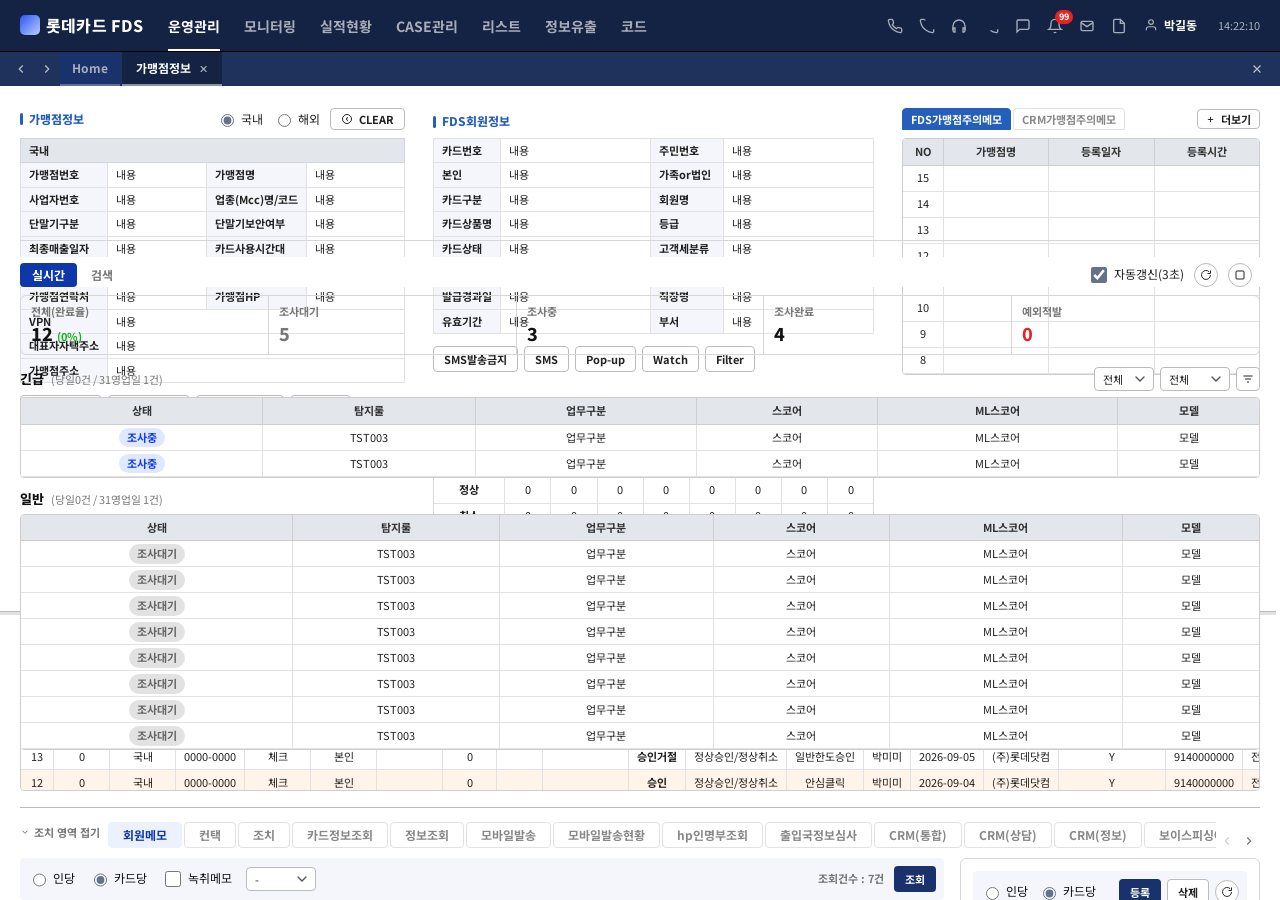
<file: fds-mockups/merchant-info-screen.html>
<!doctype html>
<title>가맹점정보 조회</title>
<meta charset="utf-8" />
<meta name="viewport" content="width=device-width, initial-scale=1, viewport-fit=cover" />
<link rel="preconnect" href="https://fonts.googleapis.com" />
<link rel="preconnect" href="https://fonts.gstatic.com" crossorigin />
<link href="https://fonts.googleapis.com/css2?family=Noto+Sans+KR:wght@400;500;700;800&display=swap" rel="stylesheet" />
<link rel="stylesheet" href="tokens.css" />
<link rel="stylesheet" href="components.css" />
<style>
  /* 이 화면 전용 보조 스타일 — 재사용 가능성이 확인되면 components.css로 승격 */
  .cardstack{ display:flex; flex-direction:column; gap:var(--sp-16); flex:1 1 0; min-width:280px; }
  .filterline{ display:flex; align-items:center; gap:8px; flex-wrap:wrap; margin-bottom:8px; }
  .filterline .field-label{ width:auto; padding-top:0; font-size:var(--fs-11); }
  .filterline select, .filterline input{ height:24px; font-size:var(--fs-11); }
  .countnote{ font-size:var(--fs-11); color:var(--text-tertiary); font-weight:700; }
  .text-error{ color:var(--feedback-error); font-weight:700; }
  .text-link{ color:var(--text-link); }

  /* ---------------------------------------------------------------
     조치영역 열림/닫힘에 따라 국내/해외 그리드 영역이 줄었다 늘었다 하는 구조.
     body를 뷰포트 높이에 고정하고, 그 안에서 grid-section만 flex:1로 남는
     공간을 먹고, 넘치는 내용은 grid-section/actionContent/배분영역이
     각자 내부 스크롤로 처리한다. */
  html, body{ height:100%; }
  body{ min-height:0; }
  .dash{ flex:1; min-height:0; display:flex; flex-direction:column; overflow:hidden; }
  .dash-layout{ flex:1; min-height:0; }
  .dash-main{ min-height:0; }
  .cardrow, .section-divider{ flex-shrink:0; }
  .grid-section{ flex:1; min-height:160px; display:flex; flex-direction:column; }
  .grid-section .tablewrap{ flex:1; min-height:0; overflow-y:auto; }
  .actionbar{ flex-shrink:0; }
  #actionContent{ height:208px; overflow-y:auto; }

  /* 조치영역(.actionpanel/.memopanel 등) + 배분영역(.dash-side 내부 스크롤 체인) 공통 스타일은
     components.css에 있다 — 여기서 재정의하지 말 것 */

  /* 조건정보류 2단 폼(해외선거절예외) */
  .infogrid{ display:flex; gap:var(--sp-16); align-items:flex-start; }
  .infogrid__side{ flex:0 0 260px; }
  .infogrid__main{ flex:1; min-width:0; }
  .searchfield{ position:relative; flex:1; min-width:0; }
  .searchfield input{ width:100%; padding-right:26px; }
  .searchfield svg{ position:absolute; right:7px; top:50%; transform:translateY(-50%); width:12px; height:12px; color:var(--text-tertiary); pointer-events:none; }
</style>

<header class="gnb">
  <div class="gnb__logo"><span class="mark" aria-hidden="true"></span>롯데카드 FDS</div>
  <nav class="gnb__menu" aria-label="주 메뉴">
    <button type="button" aria-current="page">운영관리</button>
    <button type="button">모니터링</button>
    <button type="button">실적현황</button>
    <button type="button">CASE관리</button>
    <button type="button">리스트</button>
    <button type="button">정보유출</button>
    <button type="button">코드</button>
  </nav>
  <div class="gnb__utils">
    <div class="gnb__icons">
      <span class="ico" title="전화상담"><svg viewBox="0 0 24 24" fill="none" stroke="currentColor" stroke-width="2"><path d="M22 16.9v3a2 2 0 0 1-2.2 2 19.8 19.8 0 0 1-8.6-3.1 19.5 19.5 0 0 1-6-6 19.8 19.8 0 0 1-3.1-8.7A2 2 0 0 1 4.1 2h3a2 2 0 0 1 2 1.7c.1 1 .3 2 .6 2.9a2 2 0 0 1-.5 2.1L8 10a16 16 0 0 0 6 6l1.3-1.2a2 2 0 0 1 2.1-.5c.9.3 1.9.5 2.9.6a2 2 0 0 1 1.7 2z"/></svg></span>
      <span class="ico" title="발신"><svg viewBox="0 0 24 24" fill="none" stroke="currentColor" stroke-width="2"><path d="M22 16.9v3a2 2 0 0 1-2.2 2 19.8 19.8 0 0 1-8.6-3.1 19.5 19.5 0 0 1-6-6 19.8 19.8 0 0 1-3.1-8.7A2 2 0 0 1 4.1 2h3a2 2 0 0 1 2 1.7"/></svg></span>
      <span class="ico" title="헤드셋"><svg viewBox="0 0 24 24" fill="none" stroke="currentColor" stroke-width="2"><path d="M3 18v-6a9 9 0 0 1 18 0v6"/><path d="M21 19a2 2 0 0 1-2 2h-1v-6h3zM3 19a2 2 0 0 0 2 2h1v-6H3z"/></svg></span>
      <span class="ico" title="수신"><svg viewBox="0 0 24 24" fill="none" stroke="currentColor" stroke-width="2"><path d="M22 16.9v3a2 2 0 0 1-2.2 2 19.8 19.8 0 0 1-8.6-3.1"/></svg></span>
      <span class="ico" title="메신저"><svg viewBox="0 0 24 24" fill="none" stroke="currentColor" stroke-width="2"><path d="M21 15a2 2 0 0 1-2 2H7l-4 4V5a2 2 0 0 1 2-2h14a2 2 0 0 1 2 2z"/></svg></span>
      <span class="ico" title="알림"><svg viewBox="0 0 24 24" fill="none" stroke="currentColor" stroke-width="2"><path d="M18 8a6 6 0 1 0-12 0c0 7-3 9-3 9h18s-3-2-3-9"/><path d="M13.7 21a2 2 0 0 1-3.4 0"/></svg><span class="badge">99</span></span>
      <span class="ico" title="쪽지"><svg viewBox="0 0 24 24" fill="none" stroke="currentColor" stroke-width="2"><rect x="3" y="5" width="18" height="14" rx="2"/><path d="m3 7 9 6 9-6"/></svg></span>
      <span class="ico" title="문서함"><svg viewBox="0 0 24 24" fill="none" stroke="currentColor" stroke-width="2"><path d="M14 2H6a2 2 0 0 0-2 2v16a2 2 0 0 0 2 2h12a2 2 0 0 0 2-2V8z"/><path d="M14 2v6h6"/></svg></span>
    </div>
    <div class="gnb__user">
      <svg viewBox="0 0 24 24" fill="none" stroke="currentColor" stroke-width="2"><path d="M20 21v-2a4 4 0 0 0-4-4H8a4 4 0 0 0-4 4v2"/><circle cx="12" cy="7" r="4"/></svg>
      박길동
    </div>
    <div class="gnb__clock">
      <svg viewBox="0 0 24 24" fill="none" stroke="currentColor" stroke-width="2"><circle cx="12" cy="12" r="9"/><path d="M12 7v5l3 3"/></svg>
      <span>14:22:10</span>
    </div>
  </div>
</header>

<div class="pagetabbar">
  <div class="pagetabbar__nav" title="이전"><svg viewBox="0 0 24 24" fill="none" stroke="currentColor" stroke-width="2"><path d="m15 18-6-6 6-6"/></svg></div>
  <div class="pagetabbar__nav" title="다음"><svg viewBox="0 0 24 24" fill="none" stroke="currentColor" stroke-width="2"><path d="m9 18 6-6-6-6"/></svg></div>
  <div class="pagetabbar__tabs">
    <div class="pagetab" data-home>Home</div>
    <div class="pagetab" data-active>가맹점정보 <button type="button" aria-label="탭 닫기">✕</button></div>
  </div>
  <div class="pagetabbar__close" title="전체 닫기"><svg viewBox="0 0 24 24" fill="none" stroke="currentColor" stroke-width="2"><path d="M18 6 6 18M6 6l12 12"/></svg></div>
</div>

<main class="dash">
<div class="dash-layout">
<div class="dash-main">

  <!-- ===================== 상단: 정보 카드 3열 (배분 영역은 우측 전체 높이로 분리) ===================== -->
  <div class="cardrow">

    <!-- 카드1: 가맹점정보 -->
    <div class="card card--flat" style="flex:1.4 1 0;">
      <div class="card__head">
        <span>가맹점정보</span>
        <div class="card__actions">
          <label class="card__radio" style="color:inherit;display:flex;align-items:center;gap:4px;"><input type="radio" name="merchantScope" checked /> 국내</label>
          <label class="card__radio" style="color:inherit;display:flex;align-items:center;gap:4px;"><input type="radio" name="merchantScope" /> 해외</label>
          <button type="button" class="btn btn--default btn--sm" style="height:22px;">
            <svg viewBox="0 0 24 24" fill="none" stroke="currentColor" stroke-width="2" style="width:12px;height:12px;"><circle cx="12" cy="12" r="9"/><path d="M14 9a3 3 0 1 0 0 6"/></svg>CLEAR
          </button>
        </div>
      </div>
      <div class="card__body">
        <div class="group-bar">국내</div>
        <dl class="metagrid">
          <dt>가맹점번호</dt><dd>내용</dd><dt>가맹점명</dt><dd>내용</dd>
          <dt>사업자번호</dt><dd>내용</dd><dt>업종(Mcc)명/코드</dt><dd>내용</dd>
          <dt>단말기구분</dt><dd>내용</dd><dt>단말기보안여부</dt><dd>내용</dd>
          <dt>최종매출일자</dt><dd>내용</dd><dt>카드사용시간대</dt><dd>내용</dd>
          <dt>대표자명</dt><dd>내용</dd><dt>대표자주민번호</dt><dd>내용</dd>
          <dt>가맹점연락처</dt><dd>내용</dd><dt>가맹점HP</dt><dd>내용</dd>
          <dt>VPN</dt><dd data-span>내용</dd>
          <dt>대표자자택주소</dt><dd data-span>내용</dd>
          <dt>가맹점주소</dt><dd data-span>내용</dd>
        </dl>
      </div>
      <div class="card__foot">
        <button type="button" class="btn btn--default btn--sm">선거절가맹점</button>
        <button type="button" class="btn btn--default btn--sm">빈어택가맹점</button>
        <button type="button" class="btn btn--default btn--sm">가맹점BLOCK</button>
        <button type="button" class="btn btn--default btn--sm">Pop-up</button>
        <button type="button" class="btn btn--default btn--sm">Watch</button>
        <button type="button" class="btn btn--default btn--sm">Filter</button>
        <button type="button" class="btn btn--default btn--sm">CPP등록</button>
      </div>
    </div>

    <!-- 카드2 스택: FDS회원정보 + FDS사고정보 -->
    <div class="cardstack" style="flex:1.6 1 0;">
      <div class="card card--flat">
        <div class="card__head"><span>FDS회원정보</span></div>
        <div class="card__body">
          <dl class="metagrid">
            <dt>카드번호</dt><dd>내용</dd><dt>주민번호</dt><dd>내용</dd>
            <dt>본인</dt><dd>내용</dd><dt>가족or법인</dt><dd>내용</dd>
            <dt>카드구분</dt><dd>내용</dd><dt>회원명</dt><dd>내용</dd>
            <dt>카드상품명</dt><dd>내용</dd><dt>등급</dt><dd>내용</dd>
            <dt>카드상태</dt><dd>내용</dd><dt>고객세분류</dt><dd>내용</dd>
            <dt>발급일</dt><dd>내용</dd><dt>성별 및 나이</dt><dd>내용</dd>
            <dt>발급경과일</dt><dd>내용</dd><dt>직장명</dt><dd>내용</dd>
            <dt>유효기간</dt><dd>내용</dd><dt>부서</dt><dd>내용</dd>
          </dl>
        </div>
        <div class="card__foot">
          <button type="button" class="btn btn--default btn--sm">SMS발송금지</button>
          <button type="button" class="btn btn--default btn--sm">SMS</button>
          <button type="button" class="btn btn--default btn--sm">Pop-up</button>
          <button type="button" class="btn btn--default btn--sm">Watch</button>
          <button type="button" class="btn btn--default btn--sm">Filter</button>
        </div>
      </div>

      <div class="card card--flat">
        <div class="card__head"><span>FDS사고정보</span></div>
        <div class="card__body">
          <div class="tablewrap table grid--dense" style="overflow-x:auto;">
            <table>
              <thead>
                <tr>
                  <th class="th-group" rowspan="2">승인여부</th>
                  <th class="th-group" colspan="2">총계</th>
                  <th class="th-group" colspan="2">분실/도난</th>
                  <th class="th-group" colspan="2">e-Fraud</th>
                  <th class="th-group" colspan="2">위조</th>
                </tr>
                <tr>
                  <th>건수</th><th>금액</th>
                  <th>건수</th><th>금액</th>
                  <th>건수</th><th>금액</th>
                  <th>건수</th><th>금액</th>
                </tr>
              </thead>
              <tbody id="accidentRows"></tbody>
            </table>
          </div>
        </div>
      </div>
    </div>

    <!-- 카드3: FDS가맹점주의메모 / CRM가맹점주의메모 -->
    <div class="card card--flat" style="flex:1.3 1 0;">
      <div class="card__head" style="padding-inline-end:0; flex-wrap:nowrap; gap:6px;">
        <div class="subtabs subtabs--compact" role="tablist">
          <button type="button" role="tab" aria-selected="true">FDS가맹점주의메모</button>
          <button type="button" role="tab" aria-selected="false">CRM가맹점주의메모</button>
        </div>
        <div class="card__actions">
          <button type="button" class="btn btn--default btn--sm" style="height:20px; padding-inline:8px; flex-shrink:0;">
            <svg viewBox="0 0 24 24" fill="none" stroke="currentColor" stroke-width="2.5" style="width:9px;height:9px;"><path d="M12 5v14M5 12h14"/></svg>더보기
          </button>
        </div>
      </div>
      <div class="card__body">
        <div class="tablewrap grid grid--dense">
          <table>
            <thead><tr><th style="width:40px">NO</th><th>가맹점명</th><th>등록일자</th><th>등록시간</th></tr></thead>
            <tbody id="memoNoticeRows"></tbody>
          </table>
        </div>
      </div>
    </div>
  </div>

  <div class="section-divider"></div>

  <!-- ===================== 중단: 국내/해외 거래내역 그리드 ===================== -->
  <section class="grid-section">
    <div class="filterline" style="justify-content:space-between;">
      <div class="gridtabs2" role="tablist">
        <button type="button" role="tab" aria-selected="true">국내</button>
        <button type="button" role="tab" aria-selected="false">해외</button>
      </div>
      <div style="display:flex;gap:6px;">
        <button type="button" class="btn btn--default btn--sm">
          <svg viewBox="0 0 24 24" fill="none" stroke="currentColor" stroke-width="2" style="width:12px;height:12px;"><path d="M12 4v10M8 5l4-4 4 4"/><path d="M4 14v4a2 2 0 0 0 2 2h12a2 2 0 0 0 2-2v-4"/></svg>헤더고정
        </button>
        <button type="button" class="btn btn--default btn--sm">
          <svg viewBox="0 0 24 24" fill="none" stroke="currentColor" stroke-width="2" style="width:12px;height:12px;"><path d="M12 4v10m0 0 4-4m-4 4-4-4"/><path d="M4 18h16"/></svg>엑셀다운로드
        </button>
        <button type="button" class="btn btn--default btn--sm">
          <svg viewBox="0 0 24 24" fill="none" stroke="currentColor" stroke-width="2.5" style="width:10px;height:10px;"><path d="M12 5v14M5 12h14"/></svg>더보기
        </button>
      </div>
    </div>
    <div class="tablewrap grid grid--dense">
      <table>
        <thead>
          <tr id="txnHeadRow"></tr>
        </thead>
        <tbody id="txnRows"></tbody>
      </table>
    </div>
  </section>

  <!-- ===================== 하단: 조치 영역 (기본 열림) ===================== -->
  <div class="actionbar">
    <div class="actionbar__tabs">
      <button type="button" class="actionbar__toggle" id="actionToggle" aria-expanded="true" aria-controls="actionContent">
        <svg viewBox="0 0 24 24" fill="none" stroke="currentColor" stroke-width="2.4"><path d="m6 15 6-6 6 6"/></svg>조치 영역 접기
      </button>
      <div class="actionbar__tablist" role="tablist">
        <button type="button" role="tab" aria-selected="true" data-tab="member-memo">회원메모</button>
        <button type="button" role="tab" aria-selected="false" data-tab="contact">컨택</button>
        <button type="button" role="tab" aria-selected="false" data-tab="action">조치</button>
        <button type="button" role="tab" aria-selected="false" data-tab="card-info">카드정보조회</button>
        <button type="button" role="tab" aria-selected="false" data-tab="info-search">정보조회</button>
        <button type="button" role="tab" aria-selected="false" data-tab="mobile-send">모바일발송</button>
        <button type="button" role="tab" aria-selected="false" data-tab="mobile-status">모바일발송현황</button>
        <button type="button" role="tab" aria-selected="false" data-tab="hp-list">hp인명부조회</button>
        <button type="button" role="tab" aria-selected="false" data-tab="immigration">출입국정보심사</button>
        <button type="button" role="tab" aria-selected="false" data-tab="crm-all">CRM(통합)</button>
        <button type="button" role="tab" aria-selected="false" data-tab="crm-counsel">CRM(상담)</button>
        <button type="button" role="tab" aria-selected="false" data-tab="crm-info">CRM(정보)</button>
        <button type="button" role="tab" aria-selected="false" data-tab="voice-phishing">보이스피싱예외</button>
        <button type="button" role="tab" aria-selected="false" data-tab="overseas-reject">해외선거절예외</button>
        <button type="button" role="tab" aria-selected="false" data-tab="identity-exception">본인인증예외</button>
      </div>
      <span class="scrollnav" id="tabScrollPrev" title="이전"><svg viewBox="0 0 24 24" fill="none" stroke="currentColor" stroke-width="2"><path d="m15 18-6-6 6-6"/></svg></span>
      <span class="scrollnav" id="tabScrollNext" title="다음"><svg viewBox="0 0 24 24" fill="none" stroke="currentColor" stroke-width="2"><path d="m9 18 6-6-6-6"/></svg></span>
    </div>
    <div id="actionContent">

      <!-- 패널: 회원메모 -->
      <div class="actionpanel" data-panel="member-memo">
        <div class="bottomrow">
          <div class="bottomleft">
            <div class="filterline filterline--tint" style="justify-content:space-between;">
              <div style="display:flex;align-items:center;gap:14px;flex-wrap:wrap;">
                <label class="checkbox-label"><input type="radio" name="memoTarget1" /> 인당</label>
                <label class="checkbox-label"><input type="radio" name="memoTarget1" checked /> 카드당</label>
                <label class="checkbox-label"><input type="checkbox" class="rowcheck" /> 녹취메모</label>
                <select style="min-width:70px"><option>-</option></select>
              </div>
              <div style="display:flex;align-items:center;gap:10px;">
                <span class="countnote">조회건수 : 7건</span>
                <button type="button" class="btn btn--search btn--sm">조회</button>
              </div>
            </div>
            <div class="tablewrap grid grid--dense">
              <table>
                <thead>
                  <tr>
                    <th style="width:32px">NO</th><th>등록일자</th><th>등록시간</th><th>업무구분</th><th>카드번호</th>
                    <th>카드구분</th><th>메모구분</th><th>메모내용</th><th>주의여부</th><th>등록자</th>
                  </tr>
                </thead>
                <tbody id="memberMemoRows"></tbody>
              </table>
            </div>
          </div>
          <div class="memopanel">
            <div class="memopanel__head">
              <div style="display:flex;gap:10px;">
                <label class="checkbox-label"><input type="radio" name="memoTarget2" /> 인당</label>
                <label class="checkbox-label"><input type="radio" name="memoTarget2" checked /> 카드당</label>
              </div>
              <div style="display:flex;gap:6px;align-items:center;">
                <button type="button" class="btn btn--search btn--sm">등록</button>
                <button type="button" class="btn btn--default btn--sm">삭제</button>
                <span class="icon-sq icon-sq--round" title="새로고침"><svg viewBox="0 0 24 24" fill="none" stroke="currentColor" stroke-width="2"><path d="M21 12a9 9 0 1 1-2.6-6.4"/><path d="M21 3v6h-6"/></svg></span>
              </div>
            </div>
            <div class="filterline" style="margin-bottom:0;">
              <label class="field-label">업무구분</label>
              <select style="flex:1;min-width:0;"><option>FDS</option></select>
              <label class="field-label">메모구분</label>
              <select style="flex:1;min-width:0;"><option>회원통화</option></select>
            </div>
            <textarea maxlength="250" placeholder="메모를 입력해주세요"></textarea>
            <div class="memopanel__foot"><span id="memberMemoLen">0</span> / 250</div>
          </div>
        </div>
      </div>

      <!-- 패널: 정보조회 -->
      <div class="actionpanel" data-panel="info-search" hidden>
        <div class="filterline" style="justify-content:space-between;">
          <div style="display:flex;align-items:center;gap:10px;flex-wrap:wrap;">
            <label class="field-label" for="isCardNo" style="width:auto;">카드번호</label>
            <input type="text" id="isCardNo" class="input" style="width:150px" />
            <label class="field-label" for="isDate" style="width:auto;">처리예정일</label>
            <input type="date" id="isDate" value="2026-07-26" style="width:120px" />
            <label class="field-label" for="isDone" style="width:auto;">이체처리여부</label>
            <select id="isDone" style="min-width:70px"><option>전체</option></select>
            <label class="field-label" for="isTxnType" style="width:auto;">거래구분</label>
            <select id="isTxnType" style="min-width:70px"><option>전체</option></select>
            <label class="field-label" for="isTransferType" style="width:auto;">이체구분</label>
            <select id="isTransferType" style="min-width:70px"><option>전체</option></select>
          </div>
          <div style="display:flex;gap:6px;">
            <button type="button" class="btn btn--search btn--sm">조회</button>
            <button type="button" class="btn btn--primary btn--sm">즉시입금</button>
            <span class="icon-sq icon-sq--round" title="새로고침"><svg viewBox="0 0 24 24" fill="none" stroke="currentColor" stroke-width="2"><path d="M21 12a9 9 0 1 1-2.6-6.4"/><path d="M21 3v6h-6"/></svg></span>
          </div>
        </div>
        <div class="tablewrap grid grid--dense">
          <table>
            <thead id="infoSearchHead"></thead>
            <tbody id="infoSearchRows"></tbody>
          </table>
        </div>
      </div>

      <!-- 패널: 해외선거절예외 -->
      <div class="actionpanel" data-panel="overseas-reject" hidden>
        <div class="filterline" style="justify-content:space-between;">
          <div style="display:flex;align-items:center;gap:10px;">
            <span class="field-label" style="width:auto;">대상정보 :</span>
            <label class="checkbox-label"><input type="radio" name="rejectTarget" /> 인당</label>
            <label class="checkbox-label"><input type="radio" name="rejectTarget" checked /> 카드당</label>
            <label class="checkbox-label"><input type="radio" name="rejectTarget" /> 해외가맹점</label>
          </div>
          <button type="button" class="btn btn--primary btn--sm">등록</button>
        </div>
        <div class="infogrid">
          <dl class="metagrid infogrid__side" style="grid-template-columns:auto 1fr;">
            <dt>카드번호</dt><dd>1234-1234-1234-1234</dd>
            <dt>상품명</dt><dd>LOCA PLATINUM 마일리지</dd>
            <dt>성명</dt><dd>길동길동</dd>
            <dt>주민번호</dt><dd>000000-*</dd>
            <dt>연락처</dt><dd>1234-1234-1234-1234</dd>
            <dt>가맹점명</dt><dd>&nbsp;</dd>
            <dt>가맹점번호</dt><dd>&nbsp;</dd>
          </dl>
          <div class="infogrid__main">
            <div class="group-bar">조건정보</div>
            <dl class="metagrid">
              <dt>대상구분</dt><dd><select style="width:100%;min-width:0;"><option>카드</option></select></dd>
              <dt>등록유형</dt><dd><select style="width:100%;min-width:0;"><option>출입국외처리</option></select></dd>
              <dt>등록자</dt><dd>박길동</dd>
              <dt>승인방법</dt><dd><select style="width:100%;min-width:0;"><option>전체</option></select></dd>
              <dt>승인금액(이상)</dt><dd><input type="text" class="input" value="0" style="width:100%;text-align:right;" /></dd>
              <dt>등록사유</dt><dd><select style="width:100%;min-width:0;"><option>정상사용</option></select></dd>
              <dt>국가</dt>
              <dd data-span>
                <div class="searchfield"><input type="text" class="input" style="width:100%;" /><svg viewBox="0 0 24 24" fill="none" stroke="currentColor" stroke-width="2"><circle cx="11" cy="11" r="7"/><path d="m21 21-4.3-4.3"/></svg></div>
              </dd>
              <dt>업종</dt>
              <dd data-span>
                <div class="searchfield"><input type="text" class="input" style="width:100%;" /><svg viewBox="0 0 24 24" fill="none" stroke="currentColor" stroke-width="2"><circle cx="11" cy="11" r="7"/><path d="m21 21-4.3-4.3"/></svg></div>
              </dd>
              <dt>적용기간</dt>
              <dd data-span>
                <div style="display:flex;align-items:center;gap:6px;flex-wrap:wrap;">
                  <input type="date" value="2026-07-26" style="width:120px" /><input type="text" value="14:21:06" style="width:64px" />
                  <span>~</span>
                  <input type="date" value="2026-07-26" style="width:120px" /><input type="text" value="14:21:06" style="width:64px" />
                  <label class="checkbox-label"><input type="radio" name="applyPeriod" /> 1일</label>
                  <label class="checkbox-label"><input type="radio" name="applyPeriod" checked /> 3일</label>
                  <label class="checkbox-label"><input type="radio" name="applyPeriod" /> 5일</label>
                  <label class="checkbox-label"><input type="radio" name="applyPeriod" /> 10일</label>
                  <label class="checkbox-label"><input type="radio" name="applyPeriod" /> 15일</label>
                  <label class="checkbox-label"><input type="radio" name="applyPeriod" /> 30일</label>
                  <label class="checkbox-label"><input type="radio" name="applyPeriod" /> 유효기간</label>
                </div>
              </dd>
            </dl>
          </div>
        </div>
      </div>

      <!-- 그 외 탭 공통 자리표시 -->
      <div class="actionpanel" data-panel="__placeholder" hidden style="color:var(--text-tertiary); font-size:var(--fs-12);">
        콘텐츠 준비 중입니다.
      </div>

    </div>
  </div>

</div>

  <!-- ===================== 우측: 배분 영역 (화면 우측 전체 높이, 선으로 분리하지 않는 단일 면) ===================== -->
  <aside class="dash-side" id="allocationArea">
    <div class="card card--flat">
      <div class="card__head" style="padding-inline-end:8px;">
        <div class="card__tabs">
          <button type="button" aria-selected="true">실시간</button>
          <button type="button" aria-selected="false">검색</button>
        </div>
        <div class="card__actions">
          <label class="checkbox-label" style="color:inherit;"><input type="checkbox" class="rowcheck" checked /> 자동갱신(3초)</label>
          <span class="icon-sq icon-sq--round" title="새로고침"><svg viewBox="0 0 24 24" fill="none" stroke="currentColor" stroke-width="2"><path d="M21 12a9 9 0 1 1-2.6-6.4"/><path d="M21 3v6h-6"/></svg></span>
          <span class="icon-sq icon-sq--round" title="고정"><svg viewBox="0 0 24 24" fill="none" stroke="currentColor" stroke-width="2"><rect x="4" y="4" width="16" height="16" rx="2"/></svg></span>
        </div>
      </div>
      <div class="card__body">
        <div class="statrow">
          <div class="stat"><span class="stat__label">전체(완료율)</span><span class="stat__num">12 <span class="stat__pct">(0%)</span></span></div>
          <div class="stat stat--muted"><span class="stat__label">조사대기</span><span class="stat__num">5</span></div>
          <div class="stat"><span class="stat__label">조사중</span><span class="stat__num">3</span></div>
          <div class="stat"><span class="stat__label">조사완료</span><span class="stat__num">4</span></div>
          <div class="stat"><span class="stat__label">예외적발</span><span class="stat__num" style="color:var(--feedback-error);">0</span></div>
        </div>

        <div class="section-subhead">
          <span class="tit-mini">긴급 <small>(당일0건 / 31영업일 1건)</small></span>
          <div style="display:flex;align-items:center;gap:6px;">
            <select style="min-width:60px;height:24px;font-size:var(--fs-11);"><option>전체</option></select>
            <select style="min-width:70px;height:24px;font-size:var(--fs-11);"><option>전체</option></select>
            <span class="icon-sq" title="정렬"><svg viewBox="0 0 24 24" fill="none" stroke="currentColor" stroke-width="2"><path d="M3 6h18M6 12h12M10 18h4"/></svg></span>
          </div>
        </div>
        <div class="tablewrap grid grid--dense">
          <table>
            <thead><tr><th>상태</th><th>탐지룰</th><th>업무구분</th><th>스코어</th><th>ML스코어</th><th>모델</th></tr></thead>
            <tbody id="urgentRows"></tbody>
          </table>
        </div>

        <div class="section-subhead">
          <span class="tit-mini">일반 <small>(당일0건 / 31영업일 1건)</small></span>
        </div>
        <div class="tablewrap grid grid--dense">
          <table>
            <thead><tr><th>상태</th><th>탐지룰</th><th>업무구분</th><th>스코어</th><th>ML스코어</th><th>모델</th></tr></thead>
            <tbody id="generalRows"></tbody>
          </table>
        </div>
      </div>
    </div>
  </aside>

</div>
</main>

<script>
  const accidents = [
    ['정상','0','0','0','0','0','0','0','0'],
    ['취소','0','0','0','0','0','0','0','0'],
    ['거절','0','0','0','0','0','0','0','0'],
    ['계','0','0','0','0','0','0','0','0'],
  ];
  document.getElementById('accidentRows').innerHTML = accidents.map(function(r){
    return '<tr><td style="font-weight:700;">'+r[0]+'</td>'+r.slice(1).map(function(v){return '<td>'+v+'</td>';}).join('')+'</tr>';
  }).join('');

  document.getElementById('memoNoticeRows').innerHTML = [15,14,13,12,11,10,9,8].map(function(n){
    return '<tr><td>'+n+'</td><td></td><td></td><td></td></tr>';
  }).join('');

  function caseRow(status,cls){
    return '<tr><td><span class="pill '+cls+'">'+status+'</span></td><td>TST003</td><td>업무구분</td><td>스코어</td><td>ML스코어</td><td>모델</td></tr>';
  }
  document.getElementById('urgentRows').innerHTML = caseRow('조사중','pill--wip') + caseRow('조사중','pill--wip');
  document.getElementById('generalRows').innerHTML = new Array(8).fill(0).map(function(){ return caseRow('조사대기','pill--done'); }).join('');

  const txnCols = [
    ['NO',false],['브랜드',true],['업무구분',true],['카드번호',true],['거래유형',true],['카드구분',true],['카드종류',true],
    ['SCORE',false],['RULE',false],['본인인증RULE',false],['승인유형',false],['거절사유',false],['승인사유',false],
    ['고객명',false],['승인일시',false],['가맹점명',false],['동일가맹점승인여부',false],['가맹점번호',false],['소업종명',false],['할부개월',false],
  ];
  const sortIcon = '<span class="sort-ic"><svg viewBox="0 0 24 24" fill="currentColor"><path d="M12 5l5 6H7z"/></svg><svg viewBox="0 0 24 24" fill="currentColor"><path d="M12 19l-5-6h10z"/></svg></span>';
  document.getElementById('txnHeadRow').innerHTML = txnCols.map(function(c){
    return '<th'+(c[1]?' class="sortable"':'')+'>'+c[0]+(c[1]?sortIcon:'')+'</th>';
  }).join('');

  const txns = [];
  for(let i=15;i>=3;i--){
    const isReject = (i % 3 !== 0);
    txns.push({
      no:i, brand:'0', biz:'국내', card:'0000-0000', txnType:'체크', cardType:'본인', cardKind:'',
      score:'0', rule:'', authRule:'',
      approval: isReject ? '승인거절' : '승인',
      rejectReason: i===15 ? 'CAVV기간만료' : '정상승인/정상취소',
      approveReason: isReject ? '일반한도승인' : '안심클릭',
      customer:'박미미', approvedAt:'2026-09-0'+(i%9+1), merchant:'(주)롯데닷컴', sameMerchant:'Y',
      merchantNo:'9140000000', bizName:'전자상거래(온...', installment:'0', selected: i===12,
    });
  }
  document.getElementById('txnRows').innerHTML = txns.map(function(t){
    const cls = t.approval==='승인거절' ? 'text-error' : '';
    return '<tr'+(t.selected?' data-selected':'')+'>'+
      '<td>'+t.no+'</td><td>'+t.brand+'</td><td>'+t.biz+'</td><td class="text-link">'+t.card+'</td>'+
      '<td>'+t.txnType+'</td><td>'+t.cardType+'</td><td>'+t.cardKind+'</td>'+
      '<td>'+t.score+'</td><td>'+t.rule+'</td><td>'+t.authRule+'</td>'+
      '<td class="'+cls+'" style="font-weight:700;">'+t.approval+'</td><td>'+t.rejectReason+'</td><td>'+t.approveReason+'</td>'+
      '<td>'+t.customer+'</td><td>'+t.approvedAt+'</td><td>'+t.merchant+'</td><td>'+t.sameMerchant+'</td>'+
      '<td>'+t.merchantNo+'</td><td>'+t.bizName+'</td><td>'+t.installment+'</td>'+
    '</tr>';
  }).join('');

  const actionToggle = document.getElementById('actionToggle');
  const actionContent = document.getElementById('actionContent');

  function setActionOpen(open){
    actionContent.hidden = !open;
    actionToggle.setAttribute('aria-expanded', String(open));
    actionToggle.lastChild.textContent = open ? '조치 영역 접기' : '조치 영역 열기';
  }
  actionToggle.addEventListener('click', function(){
    setActionOpen(actionContent.hidden);
  });

  const actionTabs = document.querySelectorAll('.actionbar__tablist button');
  const actionPanels = document.querySelectorAll('.actionpanel');
  actionTabs.forEach(function(tabBtn){
    tabBtn.addEventListener('click', function(){
      actionTabs.forEach(function(b){ b.setAttribute('aria-selected', String(b === tabBtn)); });
      var key = tabBtn.dataset.tab;
      var target = document.querySelector('.actionpanel[data-panel="' + key + '"]') || document.querySelector('.actionpanel[data-panel="__placeholder"]');
      actionPanels.forEach(function(p){ p.hidden = (p !== target); });
      if(actionContent.hidden) setActionOpen(true);
    });
  });

  // 패널: 회원메모 그리드
  const memberMemos = [
    ['15','2026-01-01','16:00:00','FDS','0000-0000-0000-0000','본인','기타','카드Block 전체 blocking(사고위험일시보류:사고위험)','N','김나라'],
    ['14','2026-01-01','16:00:00','FDS','0000-0000-0000-0000','본인','회원통화','.','N','김나라'],
    ['13','2026-01-01','16:00:00','FDS','0000-0000-0000-0000','본인','회원통화','.','N','김나라'],
    ['12','2026-01-01','16:00:00','FDS','0000-0000-0000-0000','본인','회원통화','.','N','김나라'],
  ];
  document.getElementById('memberMemoRows').innerHTML = memberMemos.map(function(r){
    return '<tr>' + r.map(function(v,i){ return '<td' + (i===7?' style="text-align:left"':'') + '>' + v + '</td>'; }).join('') + '</tr>';
  }).join('');

  // 패널: 정보조회 그리드 (컬럼명이 확정 전이라 헤더/바디 자리표시)
  const infoSearchCols = ['NO','헤더','헤더','헤더','헤더','헤더','헤더','헤더','헤더','헤더','헤더','헤더','헤더','헤더'];
  const infoSearchSortable = [false,true,true,true,true,true,true,true,false,false,false,false,false,false];
  document.getElementById('infoSearchHead').innerHTML = '<tr>' + infoSearchCols.map(function(c,i){
    return '<th' + (infoSearchSortable[i] ? ' class="sortable"' : '') + '>' + c + (infoSearchSortable[i] ? sortIcon : '') + '</th>';
  }).join('') + '</tr>';
  document.getElementById('infoSearchRows').innerHTML = [15,14,13,12].map(function(n){
    return '<tr><td>' + n + '</td>' + infoSearchCols.slice(1).map(function(){ return '<td>바디</td>'; }).join('') + '</tr>';
  }).join('');

  // 조치영역 탭 리스트: 가로 스크롤바 숨기고 좌우 화살표 버튼으로만 넘기기
  const tabScrollPrev = document.getElementById('tabScrollPrev');
  const tabScrollNext = document.getElementById('tabScrollNext');
  const tabList = document.querySelector('.actionbar__tablist');
  const TAB_SCROLL_STEP = 240;

  function updateTabScrollNav(){
    var max = tabList.scrollWidth - tabList.clientWidth;
    tabScrollPrev.setAttribute('data-disabled', String(tabList.scrollLeft <= 0));
    tabScrollNext.setAttribute('data-disabled', String(tabList.scrollLeft >= max - 1));
  }
  tabScrollPrev.addEventListener('click', function(){ tabList.scrollBy({ left: -TAB_SCROLL_STEP, behavior: 'smooth' }); });
  tabScrollNext.addEventListener('click', function(){ tabList.scrollBy({ left: TAB_SCROLL_STEP, behavior: 'smooth' }); });
  tabList.addEventListener('scroll', updateTabScrollNav);
  window.addEventListener('resize', updateTabScrollNav);
  updateTabScrollNav();
</script>
</file>
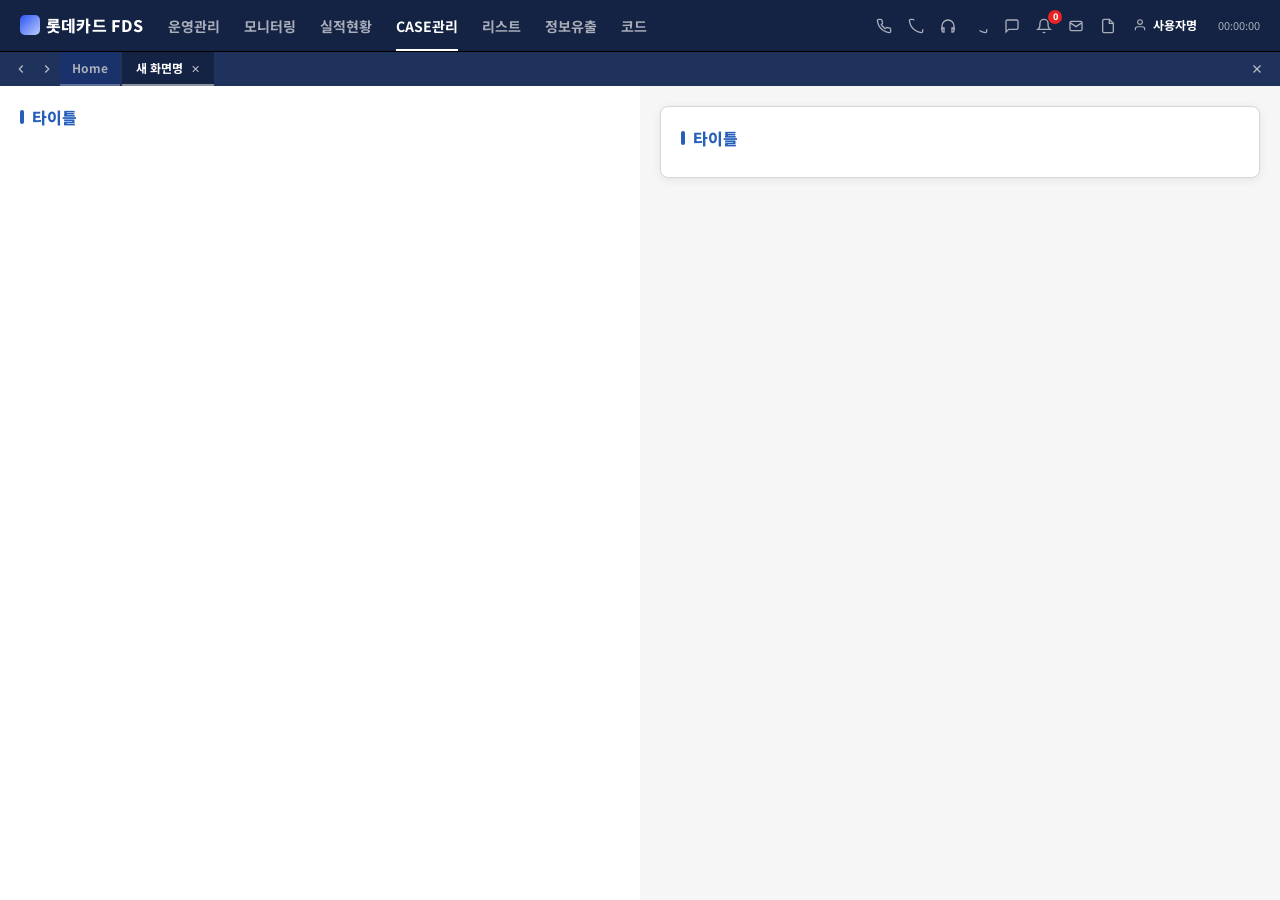
<file: fds-mockups/template.html>
<!doctype html>
<title>새 화면 템플릿</title>
<meta charset="utf-8" />
<meta name="viewport" content="width=device-width, initial-scale=1, viewport-fit=cover" />
<link rel="preconnect" href="https://fonts.googleapis.com" />
<link rel="preconnect" href="https://fonts.gstatic.com" crossorigin />
<link href="https://fonts.googleapis.com/css2?family=Noto+Sans+KR:wght@400;500;700;800&display=swap" rel="stylesheet" />
<link rel="stylesheet" href="tokens.css" />
<link rel="stylesheet" href="components.css" />

<!--
  새 화면 작업 가이드
  =====================================================================
  1. GNB / Page-tab: 아래 마크업을 그대로 복사하고, 메뉴 aria-current="page"와
     탭 라벨/활성 탭(data-active)만 화면에 맞게 바꾼다. 구조는 손대지 않는다.

  2. 본문 레이아웃: 이 화면은 design-corrections.md 8번의
     "메인 화면(좌) + 서브 화면(우)" 2분할 패턴(.grid2)을 기본 골격으로 담았다.
     - 좌우 2분할이 아닌 화면(예: 등록·상세형, 일정형)이 필요하면
       components.css에 새 레이아웃 클래스를 추가해서 확장한다.
       (화면 파일 안에서 인라인으로 새로 짜지 말 것 — 재사용성이 깨진다.)

  3. 컴포넌트 선택 기준 (design-corrections.md 1번):
     - 라벨:값 형태의 정적 요약/메타 정보         → .tablewrap.table + <dl class="resultmeta">
     - 헤더+행으로 된 선택/체크 가능한 레코드 리스트 → .tablewrap.grid + <table>
     - 버튼: 조회류=.btn--search, 강조=.btn--primary, 일반=.btn--default, 아이콘 전용=.btn--icon
     - 상태 표시: 완료류=.pill.pill--done(회색), 진행중류=.pill.pill--wip(브랜드)

  4. 타이틀: 메인 섹션은 <h2 class="tit">, 리스트/서브 타이틀은 <h3 class="subtit">.
     클래스 자체가 margin:0으로 UA 기본 마진을 리셋하므로 별도 처리 불필요
     (design-corrections.md 9-1 — 새 heading 태그를 추가할 때도 이 습관 유지할 것).

  5. 완성 후 반드시 픽셀/DOM 실측으로 검증할 것 (design-corrections.md 12번).
  =====================================================================
-->

<header class="gnb">
  <div class="gnb__logo"><span class="mark" aria-hidden="true"></span>롯데카드 FDS</div>
  <nav class="gnb__menu" aria-label="주 메뉴">
    <button type="button">운영관리</button>
    <button type="button">모니터링</button>
    <button type="button">실적현황</button>
    <button type="button" aria-current="page">CASE관리</button>
    <button type="button">리스트</button>
    <button type="button">정보유출</button>
    <button type="button">코드</button>
  </nav>
  <div class="gnb__utils">
    <div class="gnb__icons">
      <span class="ico" title="전화상담"><svg viewBox="0 0 24 24" fill="none" stroke="currentColor" stroke-width="2"><path d="M22 16.9v3a2 2 0 0 1-2.2 2 19.8 19.8 0 0 1-8.6-3.1 19.5 19.5 0 0 1-6-6 19.8 19.8 0 0 1-3.1-8.7A2 2 0 0 1 4.1 2h3a2 2 0 0 1 2 1.7c.1 1 .3 2 .6 2.9a2 2 0 0 1-.5 2.1L8 10a16 16 0 0 0 6 6l1.3-1.2a2 2 0 0 1 2.1-.5c.9.3 1.9.5 2.9.6a2 2 0 0 1 1.7 2z"/></svg></span>
      <span class="ico" title="발신"><svg viewBox="0 0 24 24" fill="none" stroke="currentColor" stroke-width="2"><path d="M22 16.9v3a2 2 0 0 1-2.2 2 19.8 19.8 0 0 1-8.6-3.1 19.5 19.5 0 0 1-6-6 19.8 19.8 0 0 1-3.1-8.7A2 2 0 0 1 4.1 2h3a2 2 0 0 1 2 1.7"/></svg></span>
      <span class="ico" title="헤드셋"><svg viewBox="0 0 24 24" fill="none" stroke="currentColor" stroke-width="2"><path d="M3 18v-6a9 9 0 0 1 18 0v6"/><path d="M21 19a2 2 0 0 1-2 2h-1v-6h3zM3 19a2 2 0 0 0 2 2h1v-6H3z"/></svg></span>
      <span class="ico" title="수신"><svg viewBox="0 0 24 24" fill="none" stroke="currentColor" stroke-width="2"><path d="M22 16.9v3a2 2 0 0 1-2.2 2 19.8 19.8 0 0 1-8.6-3.1"/></svg></span>
      <span class="ico" title="메신저"><svg viewBox="0 0 24 24" fill="none" stroke="currentColor" stroke-width="2"><path d="M21 15a2 2 0 0 1-2 2H7l-4 4V5a2 2 0 0 1 2-2h14a2 2 0 0 1 2 2z"/></svg></span>
      <span class="ico" title="알림"><svg viewBox="0 0 24 24" fill="none" stroke="currentColor" stroke-width="2"><path d="M18 8a6 6 0 1 0-12 0c0 7-3 9-3 9h18s-3-2-3-9"/><path d="M13.7 21a2 2 0 0 1-3.4 0"/></svg><span class="badge">0</span></span>
      <span class="ico" title="쪽지"><svg viewBox="0 0 24 24" fill="none" stroke="currentColor" stroke-width="2"><rect x="3" y="5" width="18" height="14" rx="2"/><path d="m3 7 9 6 9-6"/></svg></span>
      <span class="ico" title="문서함"><svg viewBox="0 0 24 24" fill="none" stroke="currentColor" stroke-width="2"><path d="M14 2H6a2 2 0 0 0-2 2v16a2 2 0 0 0 2 2h12a2 2 0 0 0 2-2V8z"/><path d="M14 2v6h6"/></svg></span>
    </div>
    <div class="gnb__user">
      <svg viewBox="0 0 24 24" fill="none" stroke="currentColor" stroke-width="2"><path d="M20 21v-2a4 4 0 0 0-4-4H8a4 4 0 0 0-4 4v2"/><circle cx="12" cy="7" r="4"/></svg>
      사용자명
    </div>
    <div class="gnb__clock">
      <svg viewBox="0 0 24 24" fill="none" stroke="currentColor" stroke-width="2"><circle cx="12" cy="12" r="9"/><path d="M12 7v5l3 3"/></svg>
      <span>00:00:00</span>
    </div>
  </div>
</header>

<div class="pagetabbar">
  <div class="pagetabbar__nav" title="이전"><svg viewBox="0 0 24 24" fill="none" stroke="currentColor" stroke-width="2"><path d="m15 18-6-6 6-6"/></svg></div>
  <div class="pagetabbar__nav" title="다음"><svg viewBox="0 0 24 24" fill="none" stroke="currentColor" stroke-width="2"><path d="m9 18 6-6-6-6"/></svg></div>
  <div class="pagetabbar__tabs">
    <div class="pagetab" data-home>Home</div>
    <div class="pagetab" data-active>새 화면명 <button type="button" aria-label="탭 닫기">✕</button></div>
  </div>
  <div class="pagetabbar__close" title="전체 닫기"><svg viewBox="0 0 24 24" fill="none" stroke="currentColor" stroke-width="2"><path d="M18 6 6 18M6 6l12 12"/></svg></div>
</div>

<main class="shell">
  <div class="grid2">

    <!-- 좌측: 메인 화면(카드 없음) — 검색/목록류 콘텐츠를 여기에 -->
    <section class="surface--flat" aria-labelledby="mainTit">
      <div class="panel-head">
        <h2 class="tit" id="mainTit">타이틀</h2>
      </div>

      <!-- 여기에 검색폼(.searchform) / 목록(.tablewrap.grid) 등을 채운다 -->

    </section>

    <!-- 우측: 서브 화면(회색 풀블리드 + 흰 카드) — 상세/결과류 콘텐츠를 여기에 -->
    <div class="subscreen">
      <section class="panel" aria-labelledby="subTit">
        <div class="panel-head">
          <h2 class="tit" id="subTit">타이틀</h2>
        </div>

        <!-- 여기에 요약 패널(.resultmeta) / 상세 그리드(.tablewrap.grid) 등을 채운다 -->

      </section>
    </div>

  </div>
</main>
</file>
<file: fds-mockups/tokens.css>
/* =========================================================
   롯데카드 FDS_2026 · Design Tokens
   원본: design.md (Figma Variables) + design-corrections.md 정정사항 반영판
   — 이 파일은 값만 담는다. 컴포넌트 스타일은 components.css에 있다. —
   ========================================================= */
:root{
  color-scheme: light;

  /* -- Primitives (subset actually consumed) -------------- */
  --p-brand-900:#142343; --p-brand-850:#1e325c; --p-brand-800:#19326b;
  --p-brand-700:#0e37aa; --p-brand-600:#113fe4; --p-brand-500:#2b55f4;
  --p-brand-100:#bacbfc; --p-brand-50:#e0e8ff; --p-brand-30:#ecf1fe; --p-brand-10:#f4f6fb;

  --p-gray-900:#111111; --p-gray-850:#222222; --p-gray-825:#353739; --p-gray-800:#333333;
  --p-gray-700:#555555; --p-gray-650:#5f6368; --p-gray-600:#666666; --p-gray-500:#777777;
  --p-gray-400:#888888; --p-gray-300:#9e9e9e; --p-gray-250:#a9a9a9; --p-gray-200:#bbbbbb;
  --p-gray-150:#cecece; --p-gray-120:#d6d6d6; --p-gray-100:#e2e2e2; --p-gray-85:#f7f7f7;
  --p-gray-75:#f2f2f2; --p-gray-50:#f6f6f6; --p-gray-25:#fafafa;

  --p-slate-650:#3d475f; --p-slate-350:#a9adb9; --p-slate-300:#b0b5c1; --p-slate-200:#d0d6db; --p-slate-100:#e3e6eb;

  --p-blue-600:#265fba;

  --p-base-white:#ffffff; --p-base-white-90:#ffffffe5; --p-base-white-50:#ffffff80; --p-base-white-30:#ffffff4d;

  --p-error-50:#ffe8e8;  --p-error-500:#e82323; --p-error-600:#cc3333; --p-error-700:#b32525;
  --p-warning-50:#fcf9ec; --p-warning-500:#f6bc00; --p-warning-700:#eda200;
  --p-info-50:#f4f9ff; --p-info-500:#4c79d4; --p-info-700:#1549b3;
  --p-success-300:#c1e9c4; --p-success-700:#10b21b;
  --p-red-400:#f15d5d; --p-red-50:#fdf2f2;
  --p-orange-50:#fff4e9; --p-cyan-50:#e0f6fd; --p-lime-50:#f2ffe2;

  /* -- Semantic --------------------------------------------- */
  --text-primary:var(--p-gray-900); --text-secondary:var(--p-gray-850); --text-tertiary:var(--p-gray-500);
  --text-disabled:var(--p-gray-400); --text-inverse:var(--p-base-white); --text-link:var(--p-brand-700);
  --text-tit:var(--p-blue-600); --text-label:var(--p-gray-700);

  --bg-base:var(--p-base-white); --bg-subtle:var(--p-gray-50); --bg-muted:var(--p-gray-100);
  --bg-inverse:var(--p-brand-900); --bg-separation:var(--p-brand-10);

  --border-default:var(--p-gray-200); --border-strong:var(--p-gray-300); --border-focus:var(--p-brand-500); --border-division:var(--p-gray-120);

  --action-primary:#64728c; --action-primary-hover:var(--p-brand-700); --action-secondary:var(--p-brand-50); --action-search:var(--p-brand-800);
  --action-destructive:var(--p-error-500); --action-destructive-hover:var(--p-error-700);

  --feedback-error:var(--p-error-500); --feedback-error-bg:var(--p-error-50);
  --feedback-warning:var(--p-warning-500); --feedback-warning-bg:var(--p-warning-50);
  --feedback-info:var(--p-info-500); --feedback-info-bg:var(--p-info-50);
  --feedback-success:var(--p-success-700); --feedback-success-bg:var(--p-success-300);

  --btn-primary-bg:var(--p-brand-700); --btn-primary-bg-hover:var(--action-primary-hover); --btn-primary-fg:var(--text-inverse);
  --btn-search-bg:var(--action-search); --btn-search-bg-hover:var(--p-brand-900); --btn-search-fg:var(--text-inverse);
  --btn-secondary-bg:var(--p-brand-50); --btn-secondary-fg:var(--p-brand-500); --btn-secondary-fg-hover:var(--p-brand-700); --btn-secondary-border:var(--p-brand-500);
  --btn-default-bg:var(--bg-base); --btn-default-bg-hover:var(--bg-muted); --btn-default-fg:var(--p-gray-850); --btn-default-border:var(--border-default);
  --btn-disabled-bg:var(--p-gray-50); --btn-disabled-fg:var(--p-gray-200); --btn-disabled-border:var(--p-gray-100);
  --btn-icon-bg:var(--p-brand-10); --btn-icon-fg:var(--p-gray-600); --btn-icon-border:var(--p-gray-200);

  --form-input-bg:var(--bg-base); --form-input-bg-disabled:var(--bg-muted);
  --form-input-border:var(--border-default); --form-input-border-focus:var(--border-focus); --form-input-border-muted:var(--p-gray-200);
  --form-input-text:var(--text-secondary); --form-input-text-placeholder:var(--text-tertiary);
  --form-control-border:var(--p-gray-500); --form-control-selected:var(--action-primary);
  --form-label-text:var(--text-primary);
  --form-select-caret:var(--text-secondary);

  /* Table — 라벨:값 형태의 요약/메타 정보 패널 전용 (design-corrections.md 1번)
     header/bg-group·border-group은 그룹(병합) 헤더용, header/text는 기본·그룹 공통 (text-group 없음) */
  --table-header-bg:var(--p-brand-10); --table-header-bg-group:var(--p-slate-100);
  --table-header-text:var(--text-secondary); --table-header-required:var(--p-error-500);
  --table-header-border:var(--p-slate-200); --table-header-border-group:var(--p-slate-200); /* border-group 값은 확정 대기, 우선 border와 동일 */
  --table-row-bg:var(--bg-base); --table-row-bg-selected:var(--feedback-warning-bg); --table-row-text:var(--text-secondary);
  --table-row-text-error:var(--feedback-error); --table-row-text-blue:var(--p-brand-600,#113fe4);
  --table-border:var(--p-gray-100);

  /* Grid — 헤더+행으로 된 레코드 리스트(선택·체크 가능) 전용 (design-corrections.md 1번) */
  --grid-header-bg:var(--p-slate-100); --grid-header-text:var(--p-gray-800); --grid-header-icon:var(--p-gray-300);
  --grid-header-border:var(--p-gray-150); /* alias: gray/150, 원본 spec은 direct hex(#cecece)였음 */
  --grid-row-bg:var(--bg-base); --grid-row-bg-selected:var(--p-orange-50); --grid-row-text:var(--text-secondary);
  --grid-row-bg-error:var(--feedback-error-bg); --grid-row-text-error:var(--feedback-error);
  --grid-row-bg-blue:var(--p-cyan-50); --grid-row-text-blue:var(--p-info-700);
  --grid-row-bg-green:var(--p-lime-50);
  --grid-border:var(--p-gray-100);

  /* Chip — 상태 표시 (design-corrections.md 6번) */
  --chip-fc:var(--p-brand-600); --chip-bg:var(--p-brand-50);
  --chip-g-fc:var(--p-gray-600); --chip-g-bg:var(--p-gray-100);

  --header-bg:var(--p-brand-900); --header-line:#000000; --header-bar:var(--p-slate-650);
  --header-fc:var(--p-base-white); --header-icon:var(--p-slate-350); --header-icon-hover:var(--p-base-white);
  --header-logout-bg:#0c1425; --header-tooltip-bg:var(--p-base-white-90); --header-tooltip-line:var(--p-gray-825);
  --header-call-bg:#263f73;
  --header-2depth-bg:var(--p-base-white); --header-2depth-fc:var(--p-gray-850); --header-2depth-hover-bg:var(--p-gray-75); --header-2depth-select:#113fe4;

  --pagetab-bg:var(--p-brand-850); --pagetab-active-bg:var(--p-brand-900); --pagetab-active-line:var(--p-base-white-50); --pagetab-active-fc:var(--p-base-white);
  --pagetab-inactive-bg:var(--p-brand-800); --pagetab-inactive-line:var(--p-base-white-30); --pagetab-inactive-fc:var(--p-slate-350);
  --pagetab-btn-bg:var(--p-brand-800); --pagetab-btn-line:var(--p-slate-300); --pagetab-btn-fc:#bdc0c9;

  --tabletab-active-bg:var(--p-blue-600); --tabletab-active-fc:var(--text-inverse);
  --tabletab-inactive-fc:var(--p-gray-400); --tabletab-inactive-bg:var(--bg-base); --tabletab-inactive-line:var(--p-gray-100);

  /* Grid-tab 2 (design.md 4장) */
  --gridtab2-active-bg:var(--p-brand-30); --gridtab2-active-fc:var(--p-brand-700);
  --gridtab2-inactive-fc:var(--p-gray-400); --gridtab2-inactive-bg:var(--bg-base); --gridtab2-inactive-line:var(--p-gray-100);

  --badge-bg:var(--p-error-500); --badge-fc:var(--p-base-white);

  --search-bg:var(--p-gray-25); --search-border:var(--p-gray-100);

  /* Area-tab — 카드/그리드 하단 전환용 밑줄 탭 (design.md 4장) */
  --areatab-bg:var(--p-base-white); --areatab-active-line:var(--p-brand-500);
  --areatab-active-fc:var(--p-brand-700); --areatab-inactive-fc:var(--p-gray-250);

  /* Card 타이틀은 별도 토큰 없이 text-tit을 그대로 재사용한다 — .tit과 동일한 "타이틀 레벨" */

  --fs-30:1.875rem; --fs-26:1.625rem; --fs-22:1.375rem; --fs-18:1.125rem; --fs-16:1rem;
  --fs-14:0.875rem; --fs-13:0.8125rem; --fs-12:0.75rem; --fs-11:0.6875rem; --fs-10:0.625rem;

  --sp-4:4px; --sp-8:8px; --sp-12:12px; --sp-16:16px; --sp-20:20px; --sp-24:24px;
  --rad-sm:4px; --rad-md:6px; --rad-lg:8px;
  --row-h-default:36px; --row-h-monitoring:26px;

  --font-base:'Noto Sans KR', 'NanumSquare Neo', 'Malgun Gothic', -apple-system, sans-serif;
}
</file>
<file: fds-mockups/components.css>
/* =========================================================
   롯데카드 FDS_2026 · Component Library
   tokens.css를 먼저 로드한 뒤 이 파일을 로드할 것.
   design-corrections.md의 규칙(Table/Grid 분류, spacing, 레이아웃 패턴)이
   전부 이 파일 안에 구현되어 있다 — 새 화면은 이 클래스들을 재사용하고
   콘텐츠(마크업·데이터)만 채워넣으면 된다.

   실제 사용 예시는 component-catalog.html에서 렌더링된 채로 확인할 것.
   새 컴포넌트를 추가하면 그 페이지에도 예시 블록을 함께 추가한다.

   -- 목차 (헤더 문구로 Ctrl+F) ----------------------------------
   Reset / base
   GNB header
   Page tabs (2depth)
   Layout shell                    — .grid2 메인/서브 2분할
   Search form
   Buttons
   타이틀 서브헤딩
   Table / Grid 공용 셀 구조        — table vs grid 판단 기준
   Chip (상태 표시)
   라벨:값 요약 패널                — .resultmeta
   값 강조 유틸(검사결과류)
   본문 + 우측 전체높이 패널 레이아웃 — .dash-layout/.dash-side 배분영역
   Dashboard card                  — .card, 그 안에 하위 섹션 4개:
     · 카드 시스템 (.card/.card--flat/.cardrow/.cardstack)
     · 라벨:값 보조 컴포넌트 (.group-bar/.metagrid/.metatable)
     · 그리드/테이블 헬퍼 (.grid--dense/.th-group)
     · 탭 종류 (.subtabs/.areatabs/.gridtabs2)
   작은 정사각 아이콘 버튼
   KPI 통계 타일                   — .statrow, 하위: .section-subhead
   조치 영역                       — .actionbar, 회원메모 등 화면 공용 패턴
   small helpers
   ================================================================= */

/* ---------------------------------------------------------- Reset / base */
*{ box-sizing:border-box; }
html,body{ height:auto; }
body{
  margin:0;
  min-height:100vh;
  display:flex; flex-direction:column;
  background:var(--bg-base);
  color:var(--text-secondary);
  font-family:var(--font-base);
  font-size:var(--fs-13);
  line-height:1.4;
  -webkit-font-smoothing:antialiased;
  padding-inline:0;
}
img{ max-width:100%; }
[hidden]{ display:none !important; }
button{ font-family:inherit; }
input[type="radio"], input[type="checkbox"]{ accent-color:var(--form-control-selected); }
:focus-visible{ outline:2px solid var(--border-focus); outline-offset:1px; }

/* ---------------------------------------------------------- GNB header
   재사용: 모든 화면 공통. 메뉴 항목/활성 탭만 화면마다 교체 */
.gnb{
  background:var(--header-bg);
  border-bottom:1px solid var(--header-line);
  display:flex; align-items:center;
  height:52px;
  padding-inline:var(--sp-20);
  gap:var(--sp-24);
  color:var(--header-fc);
}
.gnb__logo{
  font-size:var(--fs-16); font-weight:800; letter-spacing:.2px;
  display:flex; align-items:center; gap:6px; white-space:nowrap;
}
.gnb__logo .mark{
  width:20px; height:20px; border-radius:5px;
  background:linear-gradient(135deg,var(--p-brand-500),var(--p-brand-100));
  display:inline-block;
}
.gnb__menu{ display:flex; align-items:stretch; height:100%; gap:var(--sp-24); flex:1; overflow-x:auto; }
.gnb__menu button{
  background:none; border:0; color:var(--p-slate-350); font-size:var(--fs-14); font-weight:700;
  cursor:pointer; padding:0; height:100%; white-space:nowrap; position:relative;
}
.gnb__menu button:hover{ color:var(--header-icon-hover); }
.gnb__menu button[aria-current="page"]{ color:var(--header-fc); }
.gnb__menu button[aria-current="page"]::after{
  content:""; position:absolute; left:0; right:0; bottom:0; height:2px; background:var(--p-base-white);
}
.gnb__utils{ display:flex; align-items:center; gap:var(--sp-16); flex-shrink:0; }
.gnb__icons{ display:flex; align-items:center; gap:14px; }
.gnb__icons .ico{
  width:18px; height:18px; display:grid; place-items:center; color:var(--header-icon);
  position:relative; cursor:pointer;
}
.gnb__icons .ico:hover{ color:var(--header-icon-hover); }
.gnb__icons .ico svg{ width:16px; height:16px; }
.gnb__icons .ico .badge{
  position:absolute; top:-7px; right:-9px; background:var(--badge-bg); color:var(--badge-fc);
  font-size:9px; font-weight:800; line-height:1; padding:2.5px 4px; border-radius:8px; min-width:14px; text-align:center;
}
.gnb__user{ display:flex; align-items:center; gap:6px; font-size:var(--fs-12); color:var(--header-fc); font-weight:700; white-space:nowrap; }
.gnb__user svg{ width:14px; height:14px; color:var(--header-icon); }
.gnb__clock{ display:flex; align-items:center; gap:5px; font-size:var(--fs-11); color:var(--p-slate-350); font-variant-numeric:tabular-nums; white-space:nowrap; }

/* ---------------------------------------------------------- Page tabs (2depth)
   재사용: 모든 화면 공통. 탭 목록/활성 탭만 화면마다 교체 */
.pagetabbar{
  background:var(--pagetab-bg); display:flex; align-items:stretch; height:34px; padding-inline:var(--sp-8);
}
.pagetabbar__nav{
  display:flex; align-items:center; color:var(--pagetab-btn-fc); cursor:pointer; padding-inline:6px;
}
.pagetabbar__nav svg{ width:14px; height:14px; }
.pagetabbar__tabs{ display:flex; align-items:stretch; gap:2px; flex:1; overflow-x:auto; }
.pagetab{
  display:flex; align-items:center; gap:8px; padding-inline:14px; font-size:var(--fs-12); font-weight:700;
  background:var(--pagetab-inactive-bg); color:var(--pagetab-inactive-fc);
  border-bottom:2px solid var(--pagetab-inactive-line); white-space:nowrap; cursor:pointer;
}
.pagetab[data-home]{ padding-inline:12px; }
.pagetab[data-active]{
  background:var(--pagetab-active-bg); color:var(--pagetab-active-fc); border-bottom-color:var(--pagetab-active-line);
}
.pagetab button{
  background:none; border:0; color:inherit; opacity:.7; cursor:pointer; font-size:11px; line-height:1; padding:0;
}
.pagetab button:hover{ opacity:1; }
.pagetabbar__close{ display:flex; align-items:center; padding-inline:8px; color:var(--pagetab-btn-fc); cursor:pointer; }
.pagetabbar__close svg{ width:14px; height:14px; }

/* ---------------------------------------------------------- Layout shell
   design-corrections.md 8번 — 메인/서브 화면 분리 패턴.
   .shell > .grid2 > ( .surface--flat(메인) , .subscreen > .panel(서브) )
   좌/우 1컬럼 구성이 아닌 화면(등록·상세형, 일정형 등)은 .grid2 대신
   새 레이아웃 클래스를 이 파일에 추가해서 확장할 것 — 화면 파일 안에서
   레이아웃을 새로 짜지 말 것. */
.shell{ flex:1; display:flex; }
.grid2{
  display:flex; align-items:stretch; gap:0; width:100%;
}
@media (max-width: 1100px){ .grid2{ flex-direction:column; } }

.surface--flat{
  flex:0 1 640px; min-width:420px; padding:var(--sp-20);
}

.subscreen{
  flex:1; min-width:480px;
  background:var(--bg-subtle); border-radius:0; padding:var(--sp-20);
}
@media (max-width: 1100px){ .surface--flat, .subscreen{ flex:1 1 auto; min-width:0; } }
.panel{
  background:var(--bg-base); border:1px solid var(--border-division); border-radius:var(--rad-lg);
  padding:var(--sp-20); box-shadow:0 2px 10px rgba(20,35,67,.07);
}

.panel-head{
  display:flex; align-items:center; justify-content:space-between; margin-bottom:var(--sp-8);
}
.tit{
  margin:0; font-size:var(--fs-16); font-weight:800; color:var(--text-tit);
  display:flex; align-items:center; gap:8px;
}
.tit::before{ content:""; width:4px; height:14px; background:var(--text-tit); border-radius:2px; }
/* 주의: .tit/.subtit를 <h2>/<h3> 같은 heading 태그에 붙일 때 브라우저 기본 margin이
   남아있으면 안 됨(design-corrections.md 9-1). 위 margin:0이 그 리셋 역할. */
.detail-toggle{
  display:flex; align-items:center; gap:4px; font-size:var(--fs-12); color:var(--text-tertiary); font-weight:700; cursor:pointer;
  background:none; border:0; padding:0; font-family:inherit;
}
.detail-toggle svg{ width:12px; height:12px; transition:transform .15s ease; }
.detail-toggle[aria-expanded="true"] svg{ transform:rotate(180deg); }

/* ---------------------------------------------------------- Search form */
.searchform{
  display:flex; flex-direction:column; gap:var(--sp-12);
  background:var(--search-bg); border:1px solid var(--search-border); border-radius:var(--rad-md);
  padding:var(--sp-16); margin-bottom:var(--sp-20);
}
.field-row{ display:flex; align-items:flex-start; gap:var(--sp-12); flex-wrap:wrap; }
.field-label{
  width:64px; flex-shrink:0; font-size:var(--fs-12); font-weight:700; color:var(--form-label-text);
  padding-top:7px;
}
.field-body{ display:flex; align-items:center; gap:8px; flex-wrap:wrap; flex:1; }
.checkbox-label{
  display:inline-flex; align-items:center; gap:4px; font-size:var(--fs-12); color:var(--form-label-text); font-weight:400; cursor:pointer;
}

.seg{ display:flex; border:1px solid var(--form-input-border); border-radius:var(--rad-sm); overflow:hidden; }
.seg button{
  background:var(--btn-default-bg); border:0; border-right:1px solid var(--form-input-border);
  color:var(--btn-default-fg); font-size:var(--fs-12); font-weight:700; padding:6px 12px; cursor:pointer;
}
.seg button:last-child{ border-right:0; }
.seg button:hover{ background:var(--btn-default-bg-hover); }
.seg button[aria-pressed="true"]{ background:var(--btn-primary-bg); color:var(--btn-primary-fg); }

select, .input, input[type="date"], input[type="text"]{
  height:30px; border:1px solid var(--form-input-border); border-radius:var(--rad-sm);
  background:var(--form-input-bg); color:var(--form-input-text); font-size:var(--fs-12);
  font-family:inherit; padding:0 8px;
}
select:focus, input:focus{ outline:none; border-color:var(--form-input-border-focus); }
select{ min-width:96px; appearance:none; background-image:url("data:image/svg+xml,%3Csvg xmlns='http://www.w3.org/2000/svg' width='10' height='6'%3E%3Cpath d='M1 1l4 4 4-4' stroke='%23555555' stroke-width='1.4' fill='none' stroke-linecap='round'/%3E%3C/svg%3E"); background-repeat:no-repeat; background-position:right 8px center; padding-right:22px; }
input::placeholder{ color:var(--form-input-text-placeholder); }
.daterange{ display:flex; align-items:center; gap:6px; }
.daterange input{ width:126px; }
.daterange span{ color:var(--text-tertiary); }

.btnbar{ display:flex; justify-content:center; gap:8px; padding-top:var(--sp-4); }

/* ---------------------------------------------------------- Buttons
   재사용: btn--search(조회류), btn--primary(강조), btn--default(일반),
   btn--icon(아이콘 전용). btn--sm은 밀도 높은 영역(액션바 등)에 추가. */
.btn{
  height:32px; padding:0 18px; border-radius:var(--rad-sm); font-size:var(--fs-13); font-weight:800;
  cursor:pointer; display:inline-flex; align-items:center; gap:6px; border:1px solid transparent;
}
.btn:hover{ filter:brightness(1.02); }
.btn--primary{ background:var(--btn-primary-bg); color:var(--btn-primary-fg); }
.btn--primary:hover{ background:var(--btn-primary-bg-hover); }
.btn--search{ background:var(--btn-search-bg); color:var(--btn-search-fg); }
.btn--search:hover{ background:var(--btn-search-bg-hover); }
.btn--default{ background:var(--btn-default-bg); color:var(--btn-default-fg); border-color:var(--btn-default-border); }
.btn--default:hover{ background:var(--btn-default-bg-hover); }
.btn--sm{ height:26px; padding:0 10px; font-size:var(--fs-11); font-weight:700; border-radius:var(--rad-sm); }
.btn--icon{
  background:var(--btn-icon-bg); color:var(--btn-icon-fg); border-color:var(--btn-icon-border);
  width:26px; padding:0; justify-content:center;
}
.btn--icon:hover{ background:var(--btn-default-bg-hover); }
.btn--icon svg{ width:14px; height:14px; }
/* 브랜드 컬러(풀컬러) 아이콘을 btn--icon에 넣을 땐 이 line-icon 기본 사이즈(14px)를
   그대로 쓰지 말고, 아이콘 전용 클래스를 추가해 사이즈를 오버라이드할 것
   (예: .btn--icon svg.excel-icon{ width:18px; height:16px; overflow:visible; }) */

.actionrow{ display:flex; align-items:center; gap:6px; flex-wrap:wrap; }

/* ---------------------------------------------------------- 타이틀 서브헤딩 */
.subtit{ margin:0 0 var(--sp-8); font-size:var(--fs-13); font-weight:800; color:var(--text-primary); }

/* ---------------------------------------------------------- Table / Grid 공용 셀 구조
   design-corrections.md 1번: 라벨:값 패널=table, 선택 가능한 레코드 리스트=grid.
   래퍼 div에 .tablewrap.grid 또는 .tablewrap.table 클래스를 붙여서 분기한다. */
.tablewrap{ overflow-x:auto; border-radius:var(--rad-sm); border:1px solid transparent; }
table{ width:100%; border-collapse:collapse; font-size:var(--fs-12); }
thead th{
  font-weight:700; height:var(--row-h-default); padding:0 8px; white-space:nowrap; text-align:center;
  border-bottom:1px solid transparent; border-right:1px solid transparent;
}
thead th:last-child{ border-right:0; }
tbody td{
  height:var(--row-h-default); padding:0 8px; text-align:center; white-space:nowrap;
  border-bottom:1px solid transparent; border-right:1px solid transparent;
}
tbody td:last-child{ border-right:0; }
/* hover는 선택 가능한 레코드 리스트(grid)에만 필요하다 — 정적 라벨:값 테이블(.table/.metatable)은
   상호작용 요소가 아니므로 hover를 주지 않는다 (design-corrections.md 1번, table/grid 분류). */
.tablewrap.grid tbody tr:hover{ background:var(--bg-subtle); }

/* -- grid variant --
   header/border는 외곽+헤더하단+헤더내부 세로선까지 전부 적용,
   바디는 기본 border(gray/100) 사용 (design-corrections.md 4번) */
.tablewrap.grid{ border-color:var(--grid-header-border); }
.tablewrap.grid thead th{ background:var(--grid-header-bg); color:var(--grid-header-text); border-bottom-color:var(--grid-header-border); border-right-color:var(--grid-header-border); }
.tablewrap.grid tbody td{ color:var(--grid-row-text); border-bottom-color:var(--grid-border); border-right-color:var(--grid-border); }
.tablewrap.grid tbody tr{ background:var(--grid-row-bg); }
.tablewrap.grid tbody tr[data-selected]{ background:var(--grid-row-bg-selected); }

/* -- table variant (라벨:값 패널이 아니라 정적 조회 테이블이 필요할 때) -- */
.tablewrap.table{ border-color:var(--table-header-border); }
.tablewrap.table thead th{ background:var(--table-header-bg); color:var(--table-header-text); border-bottom-color:var(--table-header-border); border-right-color:var(--table-border); }
.tablewrap.table tbody td{ color:var(--table-row-text); border-bottom-color:var(--table-border); border-right-color:var(--table-border); }
.tablewrap.table tbody tr{ background:var(--table-row-bg); }
.tablewrap.table tbody tr[data-selected]{ background:var(--table-row-bg-selected); }

.icon-btn{ display:inline-grid; place-items:center; width:20px; height:20px; color:var(--text-tertiary); cursor:pointer; }
.icon-btn svg{ width:14px; height:14px; }
.status-flag{ display:inline-flex; align-items:center; justify-content:center; width:16px; height:16px; }
.status-flag svg{ width:12px; height:12px; }
.status-flag.neutral{ color:var(--p-gray-250); }
.status-flag.up{ color:var(--feedback-error); }
.status-flag.both svg:first-child{ color:var(--feedback-error); }
.status-flag.both svg:last-child{ color:var(--p-info-500); }
.status-flag.both{ display:inline-flex; flex-direction:column; gap:1px; width:auto; height:auto; }

/* ---------------------------------------------------------- Chip (상태 표시)
   재사용: 완료류=회색(--chip-g-*), 진행중류=브랜드(--chip-*). design-corrections.md 6번 */
.pill{
  display:inline-block; padding:2px 8px; border-radius:10px; font-size:var(--fs-11); font-weight:700;
}
.pill--done{ background:var(--chip-g-bg); color:var(--chip-g-fc); }
.pill--wip{ background:var(--chip-bg); color:var(--chip-fc); }

/* ---------------------------------------------------------- 라벨:값 요약 패널 (table 분류)
   재사용: 상세정보 요약, 메타정보 등 "선택 불가한 라벨:값" 데이터에 사용 */
.resultmeta{
  display:grid; grid-template-columns:repeat(4, auto 1fr); gap:0;
  border:1px solid var(--table-header-border); border-radius:var(--rad-sm); overflow:hidden; margin:0 0 var(--sp-20);
  font-size:var(--fs-12);
}
.resultmeta dt{
  background:var(--table-header-bg); color:var(--table-header-text); font-weight:700;
  padding:8px 10px; border-bottom:1px solid var(--table-border); border-right:1px solid var(--table-border);
  display:flex; align-items:center;
}
.resultmeta dd{
  margin:0; padding:8px 10px; color:var(--text-secondary); border-bottom:1px solid var(--table-border);
  border-right:1px solid var(--table-border); display:flex; align-items:center; min-width:0;
  overflow:hidden; text-overflow:ellipsis;
}
@media (max-width: 640px){ .resultmeta{ grid-template-columns:auto 1fr auto 1fr; } }

.resulttable-head{ display:flex; align-items:center; justify-content:space-between; margin-bottom:var(--sp-8); }
.resulttable-head .subtit{ margin:0; }

/* ---------------------------------------------------------- 값 강조 유틸(검사결과류) */
.lab-hl{ font-weight:800; }
.lab-hl.h{ color:var(--feedback-error); }
.lab-hl.l{ color:var(--p-info-700,#1549b3); }
.lab-value{ font-weight:800; color:var(--text-primary); font-variant-numeric:tabular-nums; }
.lab-value.h{ color:var(--feedback-error); }
.lab-value.l{ color:var(--p-info-700,#1549b3); }
.refrange{ color:var(--text-tertiary); }
.rowcheck{ width:16px; height:16px; accent-color:var(--form-control-selected); }

.scrollnote{ display:flex; align-items:center; justify-content:flex-end; gap:6px; font-size:var(--fs-11); color:var(--text-tertiary); margin-top:8px; }

/* ---------------------------------------------------------- 본문 + 우측 전체높이 패널 레이아웃
   재사용: 카드/그리드가 여러 행으로 쌓이는 메인 영역 옆에, 배분영역류(실시간 모니터링 등)처럼
   화면 상단부터 하단까지 항상 떠 있어야 하는 패널을 붙일 때 사용. .grid2(메인/서브 2분할, 검색+결과류)와는
   다른 패턴 — 저건 좌/우 모두 콘텐츠 성격이고, 이건 좌측 콘텐츠가 여러 섹션으로 쌓이고 우측은 고정 폭
   사이드 패널이라는 점이 다름. */
/* 화면 공통 여백 규칙: 좌우 마진 20px, 상하/콘텐츠 사이 간격 16px */
.dash{ padding:var(--sp-16) var(--sp-20); }
.dash-layout{ display:flex; gap:var(--sp-16); align-items:stretch; }
.dash-main{ flex:1; min-width:0; display:flex; flex-direction:column; gap:var(--sp-16); }
/* 배분 영역 — 박스(카드)로 감싸지 않고 좌측에 구분선 하나로만 메인 영역과 나눈다.
   상단/하단 구분선(.section-divider)과 같은 원칙: 면(배경색/박스)이 아니라 선으로 구조를 정리. */
.dash-side{
  flex:0 0 420px; min-width:320px; display:flex;
  border-left:1px solid var(--border-division); padding-left:var(--sp-16);
}
.dash-side > .card{ flex:1; min-width:0; min-height:0; }
.dash-side > .card > .card__body{ flex:1; min-height:0; overflow-y:auto; }
.dash-side[hidden]{ display:none; }
@media (max-width: 1400px){ .dash-layout{ flex-direction:column; } .dash-side{ flex:1 1 auto; border-left:0; border-top:1px solid var(--border-division); padding-left:0; padding-top:var(--sp-16); } }

/* ---------------------------------------------------------- Dashboard card (정보 조회형 다중 패널)
   design.md 8장 "정보 조회형" — info-blocks-row에 여러 info-card를 배치하는 패턴.
   .grid2(메인/서브 2분할)와는 다른 레이아웃 — 밀도 높은 다중 패널 대시보드용.
   주의: 이 섹션 헤더 아래 네 묶음(카드 시스템 / 라벨:값 보조 컴포넌트 / 그리드 헬퍼 / 탭 3종)은
   성격이 다르니, 코드는 여기 그대로 두되 아래 하위 헤더로 구분해뒀다 — 찾을 땐 하위 헤더로 검색할 것. */
.cardrow{ display:flex; gap:var(--sp-12); align-items:flex-start; flex-wrap:wrap; }
.cardrow > .card{ flex:1 1 0; min-width:280px; }
.card{
  background:var(--bg-base); border:1px solid var(--border-division); border-radius:var(--rad-md);
  overflow:hidden; display:flex; flex-direction:column;
}
/* 메인 화면 레벨 정보 패널(가맹점정보류)은 박스로 감싸지 않는다 — .surface--flat과 같은 원칙.
   타이틀 하단 구분선만 남기고, 카드 자체엔 테두리/배경 박스를 두지 않는다. */
.card--flat{ border:0; border-radius:0; background:transparent; }
/* 타이틀 → 콘텐츠 간격은 title/gap-primary와 동일하게 space/8로 통일 (design-corrections.md 9-1) */
.card--flat .card__head{ padding-inline:0; padding-bottom:0; }
.card--flat .card__body{ padding-inline:0; padding-top:var(--sp-8); }
.card--flat .card__foot{ padding-inline:0; padding-bottom:0; }
/* cardstack 안에서 카드 사이 간격은 오직 .cardstack의 gap 값만으로 결정한다.
   head의 top padding·foot의 bottom padding이 얹히면 실제 여백이 의도한 값보다 커지므로 0으로 둔다. */
.cardstack > .card--flat:not(:first-child) .card__head{ padding-top:0; }
/* card__foot이 없는 카드는 card__body가 사실상 마지막 요소라, 기본 padding-bottom(12px)이
   cardstack gap 위에 그대로 얹혀 다음 카드와의 간격이 의도한 값보다 커진다. */
.cardstack > .card--flat:not(:last-child) .card__body:last-child{ padding-bottom:0; }
/* cardrow의 최상위 칼럼(단일 카드든 cardstack이든) 사이는 세로선 없이 여백으로만 구분한다 */
.cardrow > .card--flat, .cardrow > .cardstack{ padding-right:var(--sp-16); }
.cardrow > .card--flat:last-child, .cardrow > .cardstack:last-child{ padding-right:0; }
/* 카드 타이틀 = .tit과 같은 "타이틀 레벨" 컴포넌트(design.md 7장 "tit: 섹션·카드 타이틀").
   dark bar 배경이 아니라 .tit과 동일하게 text-tit 색 + 좌측 accent bar로 표현한다. */
.card__head{
  background:var(--bg-base); color:var(--text-secondary); font-size:var(--fs-12); font-weight:800;
  min-height:28px; padding:6px var(--sp-12);
  display:flex; align-items:center; justify-content:space-between; gap:8px; flex-wrap:wrap;
}
.card__head > span:first-child{ color:var(--text-tit); display:flex; align-items:center; gap:6px; }
/* 탭/버튼 없이 타이틀만 있는 헤더(FDS회원정보류)는 min-height:28px 박스 안에서 세로 중앙정렬되면
   텍스트 아래 보이지 않는 여백이 생겨 title→content 실측 간격이 8px보다 커진다. 텍스트를 헤더 박스
   하단에 붙여서 card__body의 padding-top:8px만이 실제 보이는 간격이 되게 한다. */
.card__head > span:first-child:only-child{ align-self:flex-end; }
.card__head > span:first-child::before{ content:""; width:3px; height:12px; background:var(--text-tit); border-radius:2px; flex-shrink:0; }
.card__head .card__actions{ display:flex; align-items:center; gap:10px; font-weight:400; color:var(--text-secondary); }
.card__head .linklike{
  background:none; border:0; color:var(--text-link); font-size:var(--fs-11); cursor:pointer; padding:0; text-decoration:underline;
}
.card__tabs{ display:flex; height:24px; gap:2px; align-items:center; }
.card__tabs button{
  background:none; border:0; border-radius:var(--rad-sm); color:var(--text-tertiary); font-size:var(--fs-12); font-weight:700; padding-inline:var(--sp-12);
  height:100%; cursor:pointer;
}
.card__tabs button[aria-selected="true"]{ background:var(--btn-primary-bg); color:var(--btn-primary-fg); }
.card__body{ padding:var(--sp-12); flex:1; min-width:0; }
.card__foot{ padding:0 var(--sp-12) var(--sp-12); display:flex; gap:6px; flex-wrap:wrap; }
.card__radio{ display:flex; align-items:center; gap:4px; font-size:var(--fs-12); color:var(--text-secondary); cursor:pointer; }

/* -- 하위 섹션: 라벨:값 보조 컴포넌트 (table 분류 — 267행 .resultmeta의 형제뻘) -- */
/* metagrid 위에 붙는 그룹 구분 바 (예: "국내"/"해외") — table/header/bg-group 레벨 */
.group-bar{
  background:var(--table-header-bg-group); color:var(--table-header-text); font-weight:700; font-size:var(--fs-11);
  padding:4px 8px; border:1px solid var(--table-header-border-group); margin:0;
}

/* 촘촘한 라벨:값 필드 그리드 (가맹점정보류 요약 패널) — table 분류, .resultmeta의 고밀도 버전 */
.metagrid{
  margin:0; display:grid; grid-template-columns:auto 1fr auto 1fr; font-size:var(--fs-11);
  border-top:1px solid var(--table-border); border-left:1px solid var(--table-border);
}
/* 위에 group-bar가 붙는 경우 그 바텀 보더가 위쪽 테두리를 대신하므로 겹치지 않게 제거 */
.group-bar + .metagrid{ border-top:0; }
.metagrid dt{
  background:var(--table-header-bg); color:var(--table-header-text); font-weight:700;
  padding:4px 8px; border-bottom:1px solid var(--table-border); border-right:1px solid var(--table-border);
  display:flex; align-items:center; white-space:nowrap;
}
.metagrid dd{
  margin:0; padding:4px 8px; border-bottom:1px solid var(--table-border); border-right:1px solid var(--table-border);
  display:flex; align-items:center; min-width:0; overflow:hidden; text-overflow:ellipsis; white-space:nowrap; color:var(--text-secondary);
}
.metagrid dd[data-span]{ grid-column:span 3; }

/* .metagrid의 <table> 버전 — 좌측에 rowspan 그룹 라벨(회원/가맹점 등)이 필요할 때 사용.
   CSS grid는 auto-flow와 명시적 rowspan을 함께 쓰기 어려워서, 진짜 rowspan이 필요한 경우만 이걸 쓴다. */
.metatable{ width:100%; border-collapse:collapse; font-size:var(--fs-11); border-top:1px solid var(--table-border); border-left:1px solid var(--table-border); }
.metatable th, .metatable td{ height:var(--row-h-monitoring); border-bottom:1px solid var(--table-border); border-right:1px solid var(--table-border); padding:4px 8px; text-align:left; font-weight:400; }
.metatable th.group{
  background:var(--table-header-bg-group); color:var(--table-header-text); font-weight:700;
  text-align:center; vertical-align:middle; white-space:nowrap; width:1%;
}
.metatable td.label{ background:var(--table-header-bg); color:var(--table-header-text); font-weight:700; white-space:nowrap; width:1%; }
.metatable td.value{ color:var(--text-secondary); }

/* -- 하위 섹션: 그리드/테이블 헬퍼 (214행 Table/Grid 공용 셀 구조의 확장) -- */
/* 고밀도 모니터링 그리드 — row-height/monitoring 적용 (design.md 3장) */
.tablewrap.grid--dense thead th, .tablewrap.grid--dense tbody td{ height:var(--row-h-monitoring); font-size:var(--fs-11); }

/* 2단 그룹 헤더의 상위 행(예: 총계/분실도난/e-Fraud/위조) — table/header/bg-group 레벨 */
.tablewrap.table th.th-group{ background:var(--table-header-bg-group); border-color:var(--table-header-border-group); }

/* -- 하위 섹션: 탭 종류 (겉모양이 비슷해도 용도/토큰이 다르다 — component-catalog.html #tabs 참고)
   .card__tabs(카드 헤더 안, 363행)·.actionbar__tablist(조치영역 전용, 481행)와 함께
   화면 전체에서 쓰이는 탭이 이 파일에 총 5곳 흩어져 있다. */
/* 인라인 서브탭 (국내/해외류) — Table-tab 토큰 */
.subtabs{ display:flex; gap:2px; }
.subtabs button{
  background:var(--tabletab-inactive-bg); color:var(--tabletab-inactive-fc); border:1px solid var(--tabletab-inactive-line);
  font-size:var(--fs-12); font-weight:700; height:26px; padding-inline:14px; cursor:pointer; border-radius:var(--rad-sm) var(--rad-sm) 0 0;
  white-space:nowrap;
}
/* 좁은 카드 헤더(카드 타이틀 자리에 탭이 들어가는 경우)용 축소 사이즈 — 한 줄 유지 */
.subtabs--compact button{ height:22px; padding-inline:8px; font-size:var(--fs-11); }
/* 탭이 바로 위에서 캡핑하는 테이블은 위쪽 테두리를 없애 탭과 하나로 붙어 보이게 */
.tablewrap--capped{ border-top:0; border-radius:0 0 var(--rad-sm) var(--rad-sm); }
.subtabs button[aria-selected="true"]{ background:var(--tabletab-active-bg); color:var(--tabletab-active-fc); border-color:var(--tabletab-active-bg); }

/* 하단 전환 탭 (회원메모/가맹점메모류) — Area-tab 토큰 */
.areatabs{ display:flex; gap:var(--sp-16); border-bottom:1px solid var(--border-default); flex-wrap:wrap; }
.areatabs button{
  background:none; border:0; border-bottom:2px solid transparent; color:var(--areatab-inactive-fc);
  font-size:var(--fs-13); font-weight:700; height:34px; padding:0 2px; cursor:pointer;
}
.areatabs button[aria-selected="true"]{ color:var(--areatab-active-fc); border-bottom-color:var(--areatab-active-line); }

/* Grid-tab 2 (design.md 4장) — 옅은 브랜드 필 형태. 국내/해외류, 조치영역 탭류에 사용 */
.gridtabs2{ display:flex; gap:2px; }
.gridtabs2 button{
  background:var(--gridtab2-inactive-bg); color:var(--gridtab2-inactive-fc); border:1px solid var(--gridtab2-inactive-line);
  font-size:var(--fs-12); font-weight:700; height:26px; padding-inline:14px; cursor:pointer; border-radius:var(--rad-sm);
}
.gridtabs2 button[aria-selected="true"]{ background:var(--gridtab2-active-bg); color:var(--gridtab2-active-fc); border-color:var(--gridtab2-active-bg); }

/* ---------------------------------------------------------- 작은 정사각 아이콘 버튼 (새로고침/핀/다운로드/토글 등) */
.icon-sq{
  width:24px; height:24px; display:inline-grid; place-items:center; border:1px solid var(--btn-default-border);
  border-radius:var(--rad-sm); background:var(--btn-default-bg); cursor:pointer; color:var(--text-secondary); flex-shrink:0;
}
.icon-sq:hover{ background:var(--btn-default-bg-hover); }
.icon-sq svg{ width:12px; height:12px; }
.icon-sq--round{ border-radius:50%; }

/* 정렬 가능한 테이블 헤더 (▲▼ 아이콘) */
th.sortable{ cursor:pointer; }
th.sortable .sort-ic{ display:inline-flex; flex-direction:column; gap:0; margin-left:2px; vertical-align:middle; color:var(--grid-header-icon); }
th.sortable .sort-ic svg{ width:7px; height:7px; }

/* ---------------------------------------------------------- KPI 통계 타일 (실시간 모니터링류) */
.statrow{ display:flex; align-items:stretch; gap:0; border:1px solid var(--border-division); border-radius:var(--rad-md); overflow:hidden; }
.stat{ flex:1; padding:8px 10px; display:flex; flex-direction:column; gap:2px; border-right:1px solid var(--border-division); min-width:0; }
.stat:last-child{ border-right:0; }
.stat__label{ font-size:var(--fs-11); color:var(--text-tertiary); font-weight:700; white-space:nowrap; overflow:hidden; text-overflow:ellipsis; }
.stat__num{ font-size:var(--fs-18); font-weight:800; color:var(--text-primary); font-variant-numeric:tabular-nums; display:flex; align-items:baseline; gap:4px; }
.stat__num .stat__pct{ font-size:var(--fs-11); font-weight:700; color:var(--feedback-success); }
.stat--muted .stat__num{ color:var(--text-tertiary); }

/* -- 하위 섹션: 화면 내 구획 소제목 (KPI 타일과 무관 — 배분영역 등에서 "실시간"/"검색" 같은 구획 나눌 때 사용) -- */
.section-subhead{ display:flex; align-items:center; justify-content:space-between; margin:var(--sp-12) 0 6px; }
.section-subhead .tit-mini{ font-size:var(--fs-13); font-weight:800; color:var(--text-primary); }
.section-subhead .tit-mini small{ font-weight:400; color:var(--text-tertiary); margin-left:4px; }

/* ---------------------------------------------------------- 조치 영역(하단, 기본 접힘) — 가로 스크롤 탭바 + 토글 */
.actionbar{ border-top:1px solid var(--border-default); }
.actionbar__toggle{
  display:flex; align-items:center; gap:4px; background:none; border:0; color:var(--text-tertiary);
  font-size:var(--fs-11); font-weight:700; padding:8px var(--sp-8) 8px 0; cursor:pointer;
}
.actionbar__toggle svg{ width:10px; height:10px; transition:transform .15s ease; }
.actionbar__toggle[aria-expanded="true"] svg{ transform:rotate(180deg); }
.actionbar__tabs{ display:flex; align-items:flex-end; gap:0; margin-top:var(--sp-8); margin-bottom:10px; }
.actionbar__tabs .scrollnav{ display:flex; align-items:center; color:var(--text-tertiary); cursor:pointer; padding-inline:4px; flex-shrink:0; }
.actionbar__tabs .scrollnav svg{ width:14px; height:14px; }
.actionbar__tablist{
  display:flex; gap:2px; overflow-x:auto; flex:1; scroll-behavior:smooth;
  scrollbar-width:none; -ms-overflow-style:none;
}
.actionbar__tablist::-webkit-scrollbar{ display:none; }
.actionbar__tabs .scrollnav[data-disabled="true"]{ opacity:.35; cursor:default; }
.actionbar__tablist button{
  background:var(--gridtab2-inactive-bg); color:var(--gridtab2-inactive-fc); border:1px solid var(--gridtab2-inactive-line);
  border-radius:var(--rad-sm); font-size:var(--fs-12); font-weight:700; height:26px; padding-inline:14px; white-space:nowrap; cursor:pointer;
}
.actionbar__tablist button[aria-selected="true"]{ background:var(--gridtab2-active-bg); color:var(--gridtab2-active-fc); border-color:var(--gridtab2-active-bg); }

/* 조치영역 탭 콘텐츠 공통 — 여러 화면이 조치영역을 공유하므로 여기서 한 번만 정의한다.
   화면별 로컬 <style>에 중복 정의하지 말 것: 여기를 고치면 조치영역을 쓰는 모든 화면에 함께 반영된다. */
/* 탭 아래 여백은 .actionbar__tabs의 margin-bottom(10px)이 이미 제공하므로 여기서 또 주지 않는다
   (두 규칙이 겹치면 실제 간격이 의도보다 커진다) */
.actionpanel{ padding-top:0; }
.bottomrow{ display:flex; gap:var(--sp-16); align-items:flex-start; }
.bottomleft{ flex:1; min-width:0; }
.memopanel{ width:300px; flex-shrink:0; border:1px solid var(--border-division); border-radius:var(--rad-md); padding:var(--sp-12); display:flex; flex-direction:column; gap:8px; }
.memopanel__head{ display:flex; align-items:center; justify-content:space-between; background:var(--bg-separation); padding:8px; border-radius:var(--rad-sm); }
/* 타이틀(탭) 아래 붙는 라디오 등 필터 바 — 배경 bg/separation(brand/10)로 강조. .memopanel__head와 같은 톤 */
.radiobar{ display:flex; align-items:center; gap:10px; background:var(--bg-separation); padding:6px 8px; border-radius:var(--rad-sm); margin-bottom:var(--sp-8); }
/* 조회영역(라디오+인풋+조회버튼 등)을 배경색으로 구분할 때 .filterline에 조합해서 쓴다 */
.filterline--tint{ background:var(--bg-separation); padding:6px 8px; border-radius:var(--rad-sm); }
.memopanel textarea{ height:70px; resize:none; border:1px solid var(--form-input-border); border-radius:var(--rad-sm); padding:8px; font:inherit; font-size:var(--fs-11); color:var(--form-input-text); }
.memopanel__foot{ text-align:right; font-size:var(--fs-11); color:var(--text-tertiary); }

/* 섹션 구분용 2단 라인 (진한 1px + 옅은 3px) — 원장영역↔그리드영역 사이(.dash-main 안)에만 적용되고,
   배분 영역(.dash-side)은 하나로 이어진 영역이라 선이 그 위로는 지나가지 않는다.
   좌측 화면 끝까지만 번진다(.dash 좌측 여백 상쇄). */
.section-divider{
  height:0; border-top:1px solid var(--p-gray-200); border-bottom:3px solid var(--p-gray-100);
  flex-shrink:0;
  margin-left:calc(-1 * var(--sp-20));
  margin-right:calc(-1 * var(--sp-16));
}

/* ---------------------------------------------------------- small helpers */
.flex-grow{ flex:1 1 auto; }
.sr-only{ position:absolute; width:1px; height:1px; overflow:hidden; clip:rect(0 0 0 0); white-space:nowrap; }
</file>
